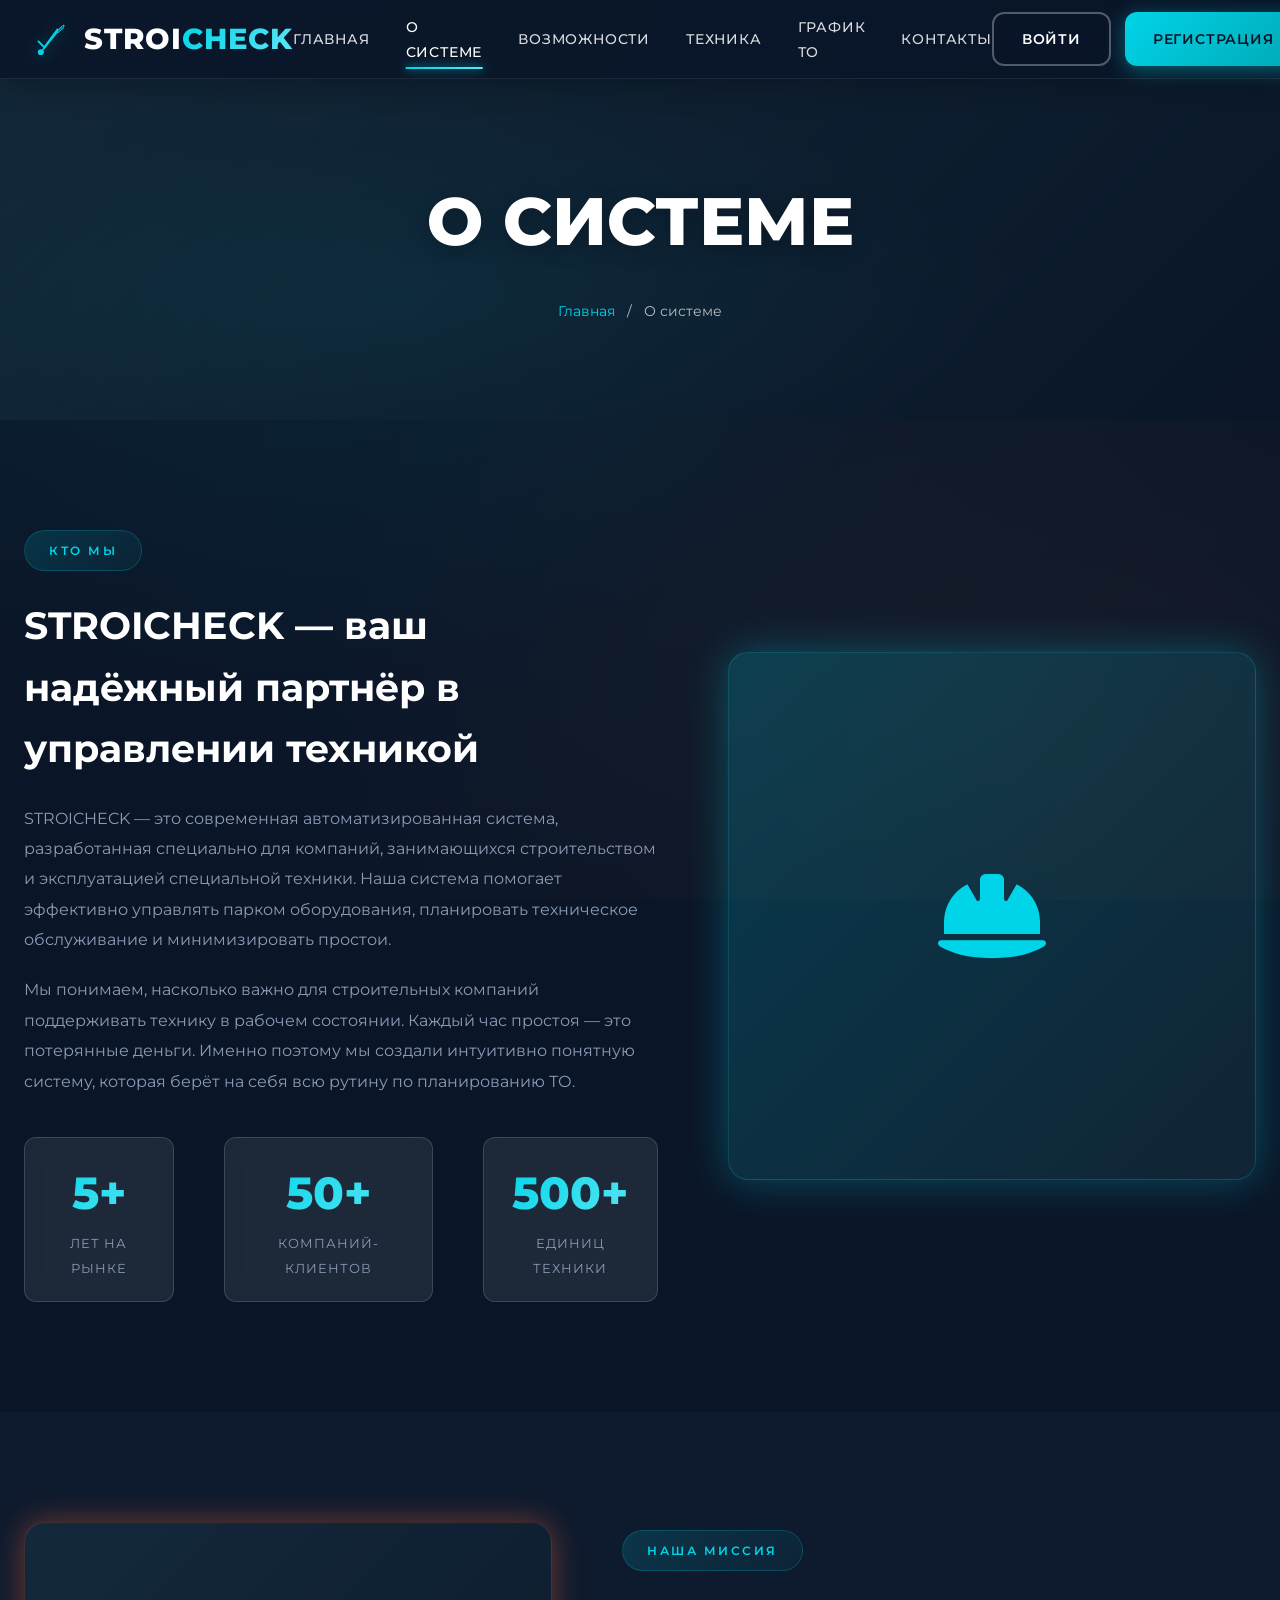
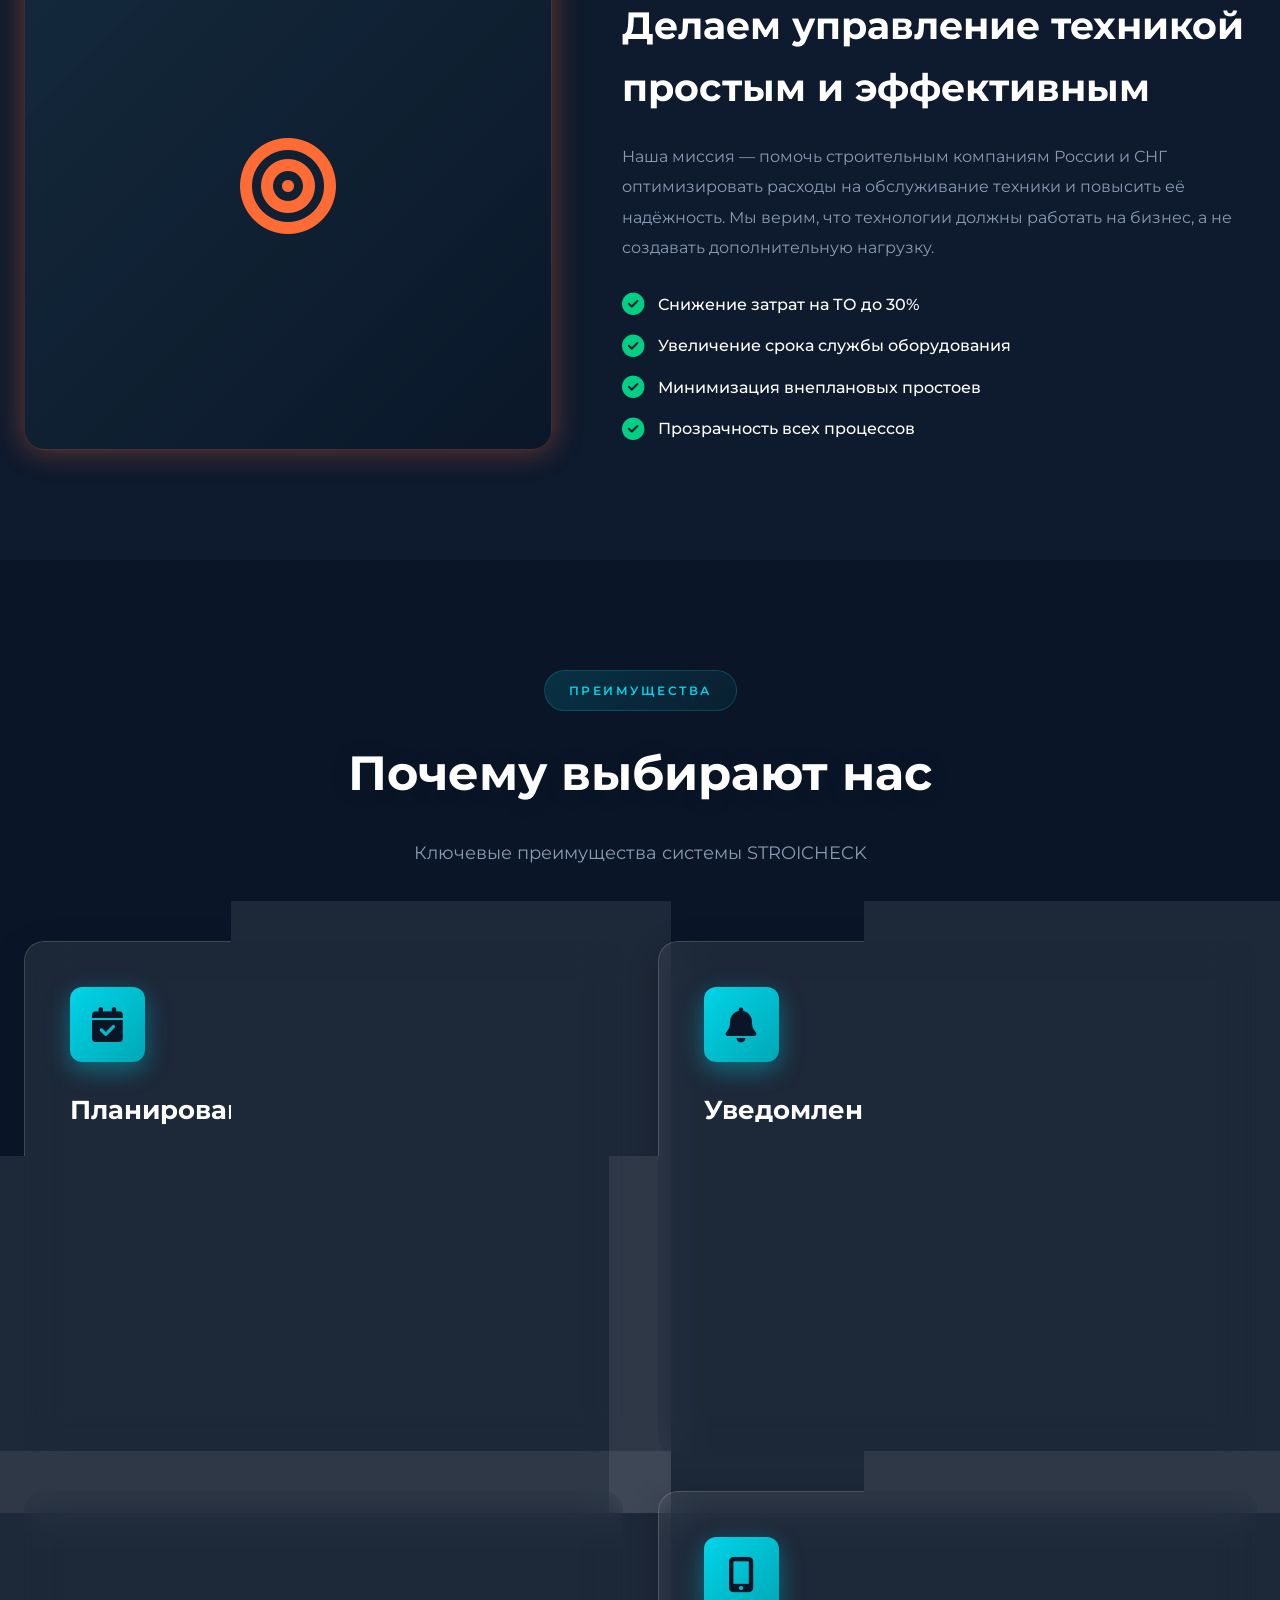
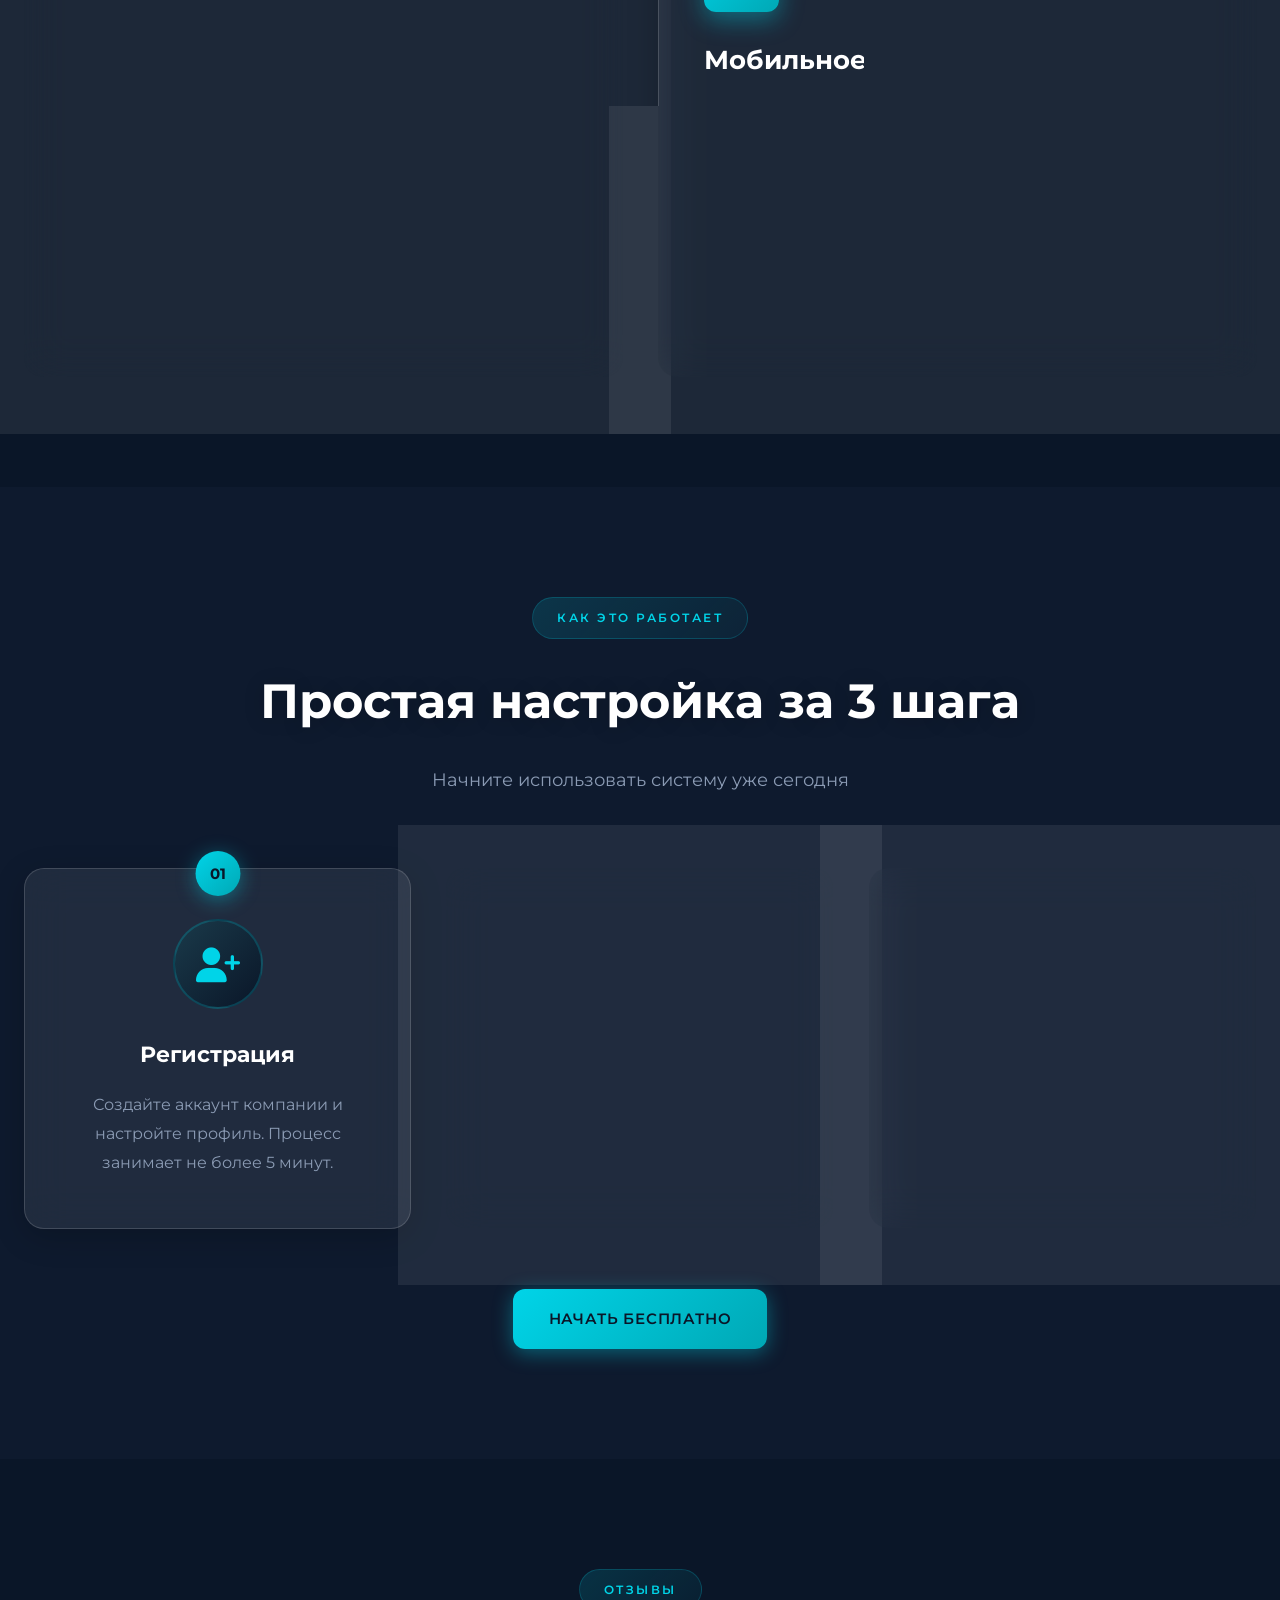
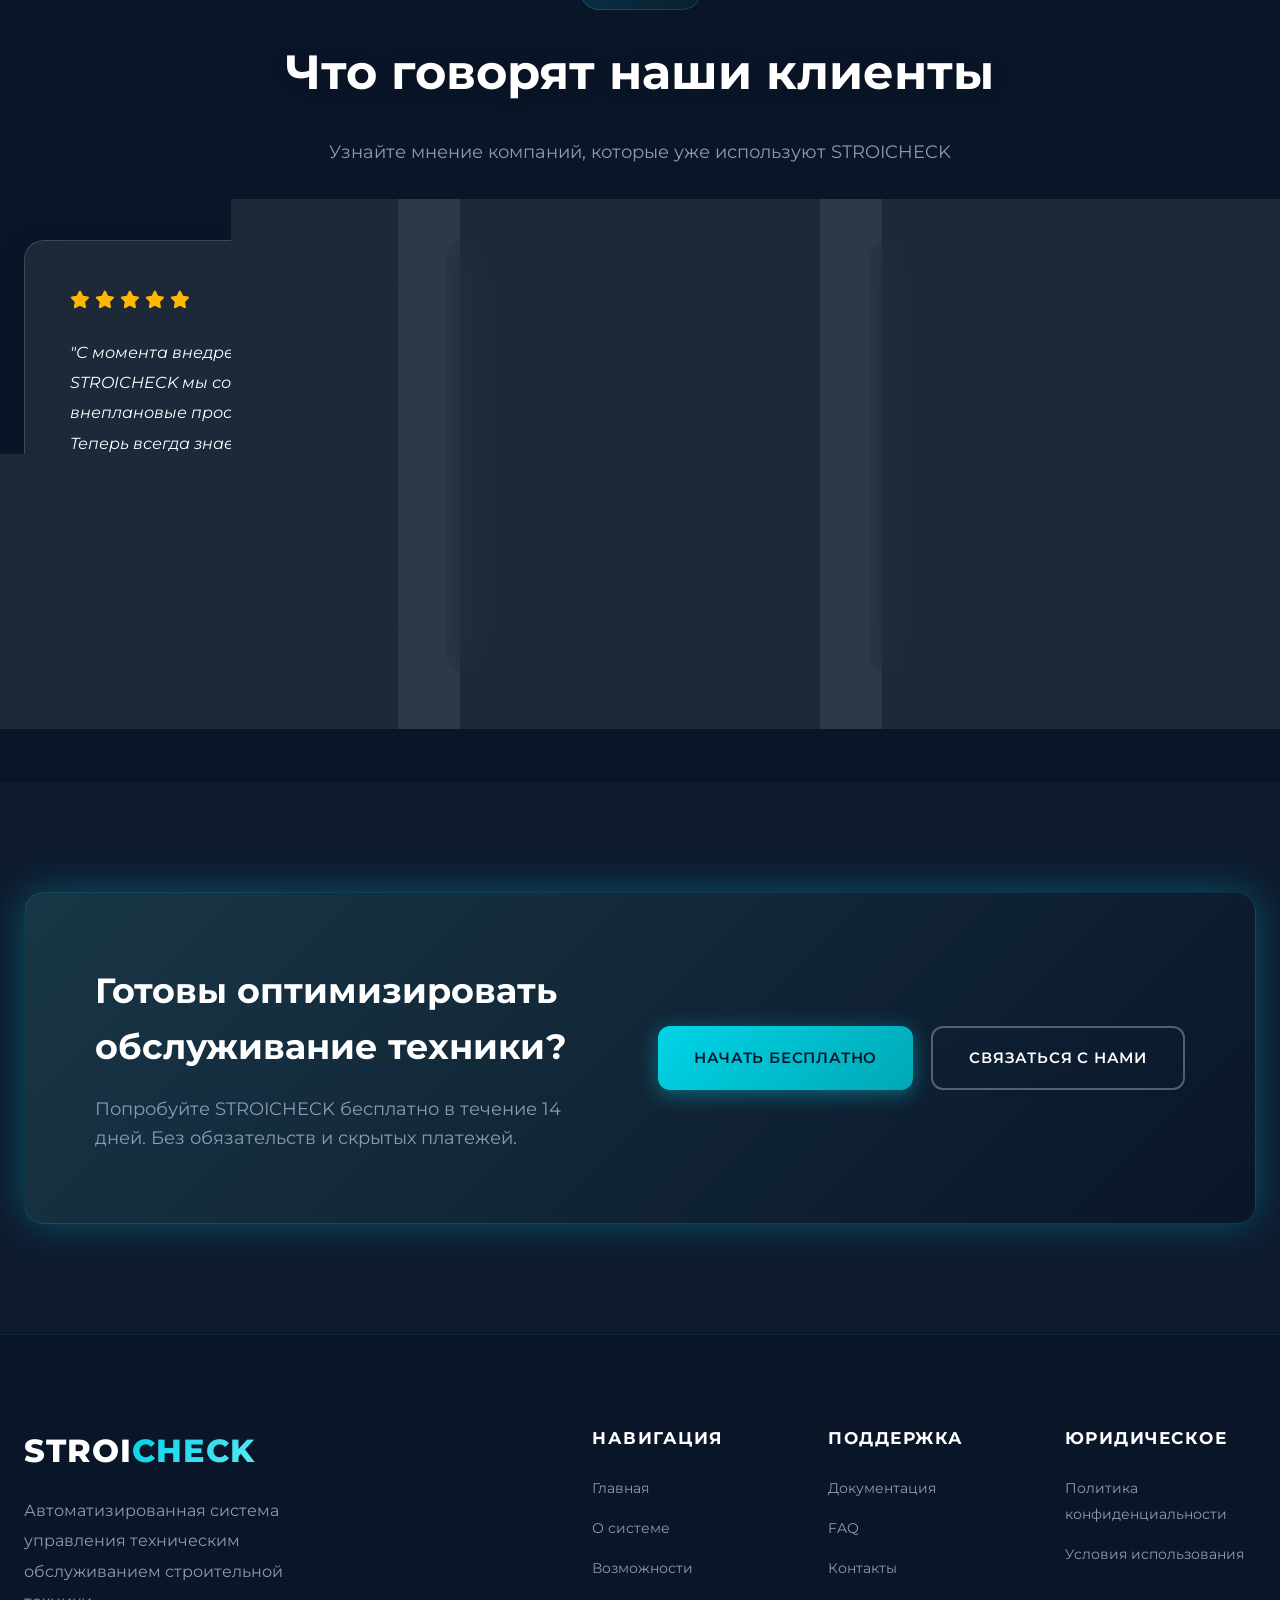
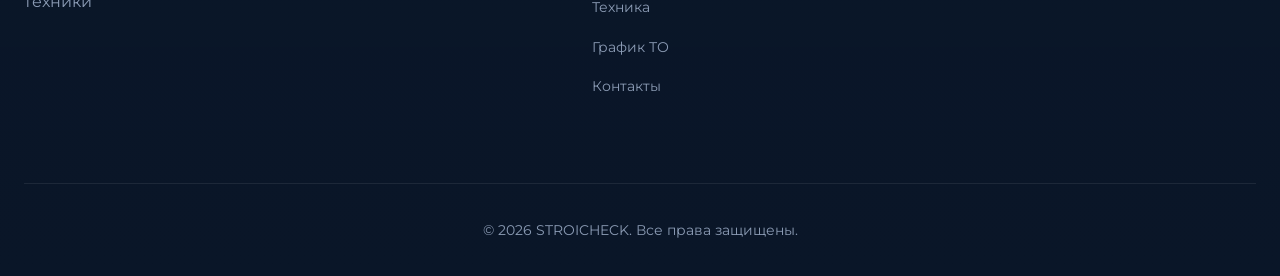
<file: about.html>
<!DOCTYPE html>
<html lang="ru">

<head>
    <meta charset="UTF-8">
    <meta name="viewport" content="width=device-width, initial-scale=1.0">
    <title>О системе - STROICHECK</title>
    <link rel="stylesheet" href="style.css">
    <link href="https://fonts.googleapis.com/css2?family=Montserrat:wght@300;400;500;600;700;800&display=swap"
        rel="stylesheet">
    <link rel="stylesheet" href="https://cdnjs.cloudflare.com/ajax/libs/font-awesome/6.4.0/css/all.min.css">
</head>

<body>
    <!-- Navigation -->
    <nav class="navbar scrolled" id="navbar">
        <div class="container">
            <div class="nav-wrapper">
                <a href="index.html" class="logo">
                    <svg class="logo-icon" viewBox="0 0 200 200" xmlns="http://www.w3.org/2000/svg">
                        <!-- Checkmark -->
                        <g>
                            <!-- Left part of checkmark -->
                            <path d="M 60 110 L 85 135" stroke="currentColor" stroke-width="8" fill="none"
                                stroke-linecap="round" stroke-linejoin="round" />
                            <!-- Right part of checkmark -->
                            <path d="M 85 135 L 140 60" stroke="currentColor" stroke-width="8" fill="none"
                                stroke-linecap="round" stroke-linejoin="round" />
                        </g>
                        <!-- Crane -->
                        <g>
                            <!-- Crane base (pulley) -->
                            <circle cx="70" cy="155" r="12" fill="currentColor" />
                            <rect x="58" y="150" width="24" height="10" rx="5" fill="currentColor" />

                            <!-- Crane arm (boom) -->
                            <line x1="70" y1="155" x2="140" y2="70" stroke="currentColor" stroke-width="6"
                                stroke-linecap="round" />

                            <!-- Crane jib (lattice pattern) -->
                            <g stroke="currentColor" stroke-width="4" fill="none" stroke-linecap="round">
                                <line x1="140" y1="70" x2="160" y2="50" />
                                <line x1="142" y1="74" x2="162" y2="54" />
                                <line x1="138" y1="66" x2="158" y2="46" />
                            </g>

                            <!-- Hook -->
                            <g fill="currentColor">
                                <circle cx="165" cy="45" r="4" />
                                <path d="M 165 49 Q 165 55 162 58 Q 160 60 158 58" fill="none" stroke="currentColor"
                                    stroke-width="3" stroke-linecap="round" />
                            </g>
                        </g>
                    </svg>
                    <span class="logo-text">STROI<span class="logo-accent">CHECK</span></span>
                </a>
                <ul class="nav-menu" id="navMenu">
                    <li><a href="index.html" class="nav-link">Главная</a></li>
                    <li><a href="about.html" class="nav-link active">О системе</a></li>
                    <li><a href="features.html" class="nav-link">Возможности</a></li>
                    <li><a href="equipment.html" class="nav-link">Техника</a></li>
                    <li><a href="schedule.html" class="nav-link">График ТО</a></li>
                    <li><a href="contact.html" class="nav-link">Контакты</a></li>
                </ul>
                <div class="nav-actions">
                    <a href="#" class="btn btn-outline" onclick="showModal(); return false;">Войти</a>
                    <a href="#" class="btn btn-primary" onclick="showModal(); return false;">Регистрация</a>
                </div>
                <button class="mobile-toggle" id="mobileToggle">
                    <span></span>
                    <span></span>
                    <span></span>
                </button>
            </div>
        </div>
    </nav>

    <!-- Page Header -->
    <section class="page-header">
        <div class="page-header-bg"></div>
        <div class="page-header-overlay"></div>
        <div class="page-header-content">
            <div class="container">
                <h1>О системе</h1>
                <nav class="breadcrumbs">
                    <a href="index.html">Главная</a>
                    <span>/</span>
                    <span>О системе</span>
                </nav>
            </div>
        </div>
    </section>

    <!-- About Intro Section -->
    <section class="about-intro section">
        <div class="container">
            <div class="about-intro-grid">
                <div class="about-intro-content">
                    <span class="section-tag">Кто мы</span>
                    <h2>STROICHECK — ваш надёжный партнёр в управлении техникой</h2>
                    <p>STROICHECK — это современная автоматизированная система, разработанная специально для компаний,
                        занимающихся строительством и эксплуатацией специальной техники. Наша система помогает
                        эффективно управлять парком оборудования, планировать техническое обслуживание и минимизировать
                        простои.</p>
                    <p>Мы понимаем, насколько важно для строительных компаний поддерживать технику в рабочем состоянии.
                        Каждый час простоя — это потерянные деньги. Именно поэтому мы создали интуитивно понятную
                        систему, которая берёт на себя всю рутину по планированию ТО.</p>
                    <div class="about-stats-row">
                        <div class="about-stat">
                            <span class="about-stat-number">5+</span>
                            <span class="about-stat-label">лет на рынке</span>
                        </div>
                        <div class="about-stat">
                            <span class="about-stat-number">50+</span>
                            <span class="about-stat-label">компаний-клиентов</span>
                        </div>
                        <div class="about-stat">
                            <span class="about-stat-number">500+</span>
                            <span class="about-stat-label">единиц техники</span>
                        </div>
                    </div>
                </div>
                <div class="about-intro-image">
                    <div class="about-image-placeholder">
                        <i class="fas fa-hard-hat"></i>
                    </div>
                </div>
            </div>
        </div>
    </section>

    <!-- Mission Section -->
    <section class="mission-section section">
        <div class="container">
            <div class="mission-grid">
                <div class="mission-image">
                    <div class="mission-image-placeholder">
                        <i class="fas fa-bullseye"></i>
                    </div>
                </div>
                <div class="mission-content">
                    <span class="section-tag">Наша миссия</span>
                    <h2>Делаем управление техникой простым и эффективным</h2>
                    <p>Наша миссия — помочь строительным компаниям России и СНГ оптимизировать расходы на обслуживание
                        техники и повысить её надёжность. Мы верим, что технологии должны работать на бизнес, а не
                        создавать дополнительную нагрузку.</p>
                    <ul class="mission-list">
                        <li><i class="fas fa-check-circle"></i> Снижение затрат на ТО до 30%</li>
                        <li><i class="fas fa-check-circle"></i> Увеличение срока службы оборудования</li>
                        <li><i class="fas fa-check-circle"></i> Минимизация внеплановых простоев</li>
                        <li><i class="fas fa-check-circle"></i> Прозрачность всех процессов</li>
                    </ul>
                </div>
            </div>
        </div>
    </section>

    <!-- Features Detail Section -->
    <section class="about-features section">
        <div class="container">
            <div class="section-header">
                <span class="section-tag">Преимущества</span>
                <h2 class="section-title">Почему выбирают нас</h2>
                <p class="section-subtitle">
                    Ключевые преимущества системы STROICHECK
                </p>
            </div>
            <div class="about-features-grid">
                <div class="about-feature-card">
                    <div class="about-feature-icon">
                        <i class="fas fa-calendar-check"></i>
                    </div>
                    <h3>Планирование ТО</h3>
                    <p>Автоматическое создание графиков технического обслуживания с учётом наработки, производственных
                        норм и рекомендаций производителя. Система сама рассчитывает оптимальные даты для проведения
                        работ.</p>
                    <h4>Возможности:</h4>
                    <ul class="feature-sublist">
                        <li>Учёт моточасов и пробега</li>
                        <li>Интеграция с GPS-трекерами</li>
                        <li>Настраиваемые интервалы ТО</li>
                    </ul>
                </div>
                <div class="about-feature-card">
                    <div class="about-feature-icon">
                        <i class="fas fa-bell"></i>
                    </div>
                    <h3>Уведомления</h3>
                    <p>Своевременные напоминания о предстоящих работах через SMS, email и push-уведомления в мобильном
                        приложении. Никаких пропущенных ТО и внезапных поломок.</p>
                    <h4>Возможности:</h4>
                    <ul class="feature-sublist">
                        <li>Напоминания за 7, 3 и 1 день</li>
                        <li>Уведомления ответственным лицам</li>
                        <li>Настраиваемые шаблоны сообщений</li>
                    </ul>
                </div>
                <div class="about-feature-card">
                    <div class="about-feature-icon">
                        <i class="fas fa-chart-line"></i>
                    </div>
                    <h3>Аналитика</h3>
                    <p>Подробная статистика по расходам на обслуживание, простоям техники и эффективности использования
                        оборудования. Принимайте решения на основе данных.</p>
                    <h4>Возможности:</h4>
                    <ul class="feature-sublist">
                        <li>Отчёты по затратам</li>
                        <li>Анализ простоев</li>
                        <li>Сравнение периодов</li>
                    </ul>
                </div>
                <div class="about-feature-card">
                    <div class="about-feature-icon">
                        <i class="fas fa-mobile-alt"></i>
                    </div>
                    <h3>Мобильное приложение</h3>
                    <p>Управляйте парком техники из любой точки через удобное мобильное приложение для iOS и Android.
                        Доступ к информации 24/7.</p>
                    <h4>Возможности:</h4>
                    <ul class="feature-sublist">
                        <li>Просмотр графика ТО</li>
                        <li>Создание заявок на ремонт</li>
                        <li>Фотоотчёты с объекта</li>
                    </ul>
                </div>
            </div>
        </div>
    </section>

    <!-- How It Works Section -->
    <section class="how-it-works section">
        <div class="container">
            <div class="section-header">
                <span class="section-tag">Как это работает</span>
                <h2 class="section-title">Простая настройка за 3 шага</h2>
                <p class="section-subtitle">
                    Начните использовать систему уже сегодня
                </p>
            </div>
            <div class="steps-grid">
                <div class="step-card">
                    <div class="step-number">01</div>
                    <div class="step-icon">
                        <i class="fas fa-user-plus"></i>
                    </div>
                    <h3>Регистрация</h3>
                    <p>Создайте аккаунт компании и настройте профиль. Процесс занимает не более 5 минут.</p>
                </div>
                <div class="step-card">
                    <div class="step-number">02</div>
                    <div class="step-icon">
                        <i class="fas fa-truck"></i>
                    </div>
                    <h3>Добавление техники</h3>
                    <p>Занесите данные о вашем парке оборудования в систему вручную или импортируйте из Excel.</p>
                </div>
                <div class="step-card">
                    <div class="step-number">03</div>
                    <div class="step-icon">
                        <i class="fas fa-calendar-alt"></i>
                    </div>
                    <h3>Готовый график ТО</h3>
                    <p>Система автоматически создаст график обслуживания и начнёт присылать уведомления.</p>
                </div>
            </div>
            <div class="section-cta">
                <a href="#" class="btn btn-primary btn-lg" onclick="showModal(); return false;">Начать бесплатно</a>
            </div>
        </div>
    </section>

    <!-- Testimonials Section -->
    <section class="testimonials section">
        <div class="container">
            <div class="section-header">
                <span class="section-tag">Отзывы</span>
                <h2 class="section-title">Что говорят наши клиенты</h2>
                <p class="section-subtitle">
                    Узнайте мнение компаний, которые уже используют STROICHECK
                </p>
            </div>
            <div class="testimonials-grid">
                <div class="testimonial-card">
                    <div class="testimonial-rating">
                        <i class="fas fa-star"></i>
                        <i class="fas fa-star"></i>
                        <i class="fas fa-star"></i>
                        <i class="fas fa-star"></i>
                        <i class="fas fa-star"></i>
                    </div>
                    <p class="testimonial-text">"С момента внедрения STROICHECK мы сократили внеплановые простои на 40%.
                        Теперь всегда знаем, когда какой агрегат требует обслуживания."</p>
                    <div class="testimonial-author">
                        <div class="author-avatar">
                            <i class="fas fa-user"></i>
                        </div>
                        <div class="author-info">
                            <h4>Александр Петров</h4>
                            <span>Технический директор, ООО "СтройМастер"</span>
                        </div>
                    </div>
                </div>
                <div class="testimonial-card">
                    <div class="testimonial-rating">
                        <i class="fas fa-star"></i>
                        <i class="fas fa-star"></i>
                        <i class="fas fa-star"></i>
                        <i class="fas fa-star"></i>
                        <i class="fas fa-star"></i>
                    </div>
                    <p class="testimonial-text">"Отличная система! Простой интерфейс, понятная навигация. Мобильное
                        приложение позволяет мне контролировать парк даже в командировках."</p>
                    <div class="testimonial-author">
                        <div class="author-avatar">
                            <i class="fas fa-user"></i>
                        </div>
                        <div class="author-info">
                            <h4>Ирина Смирнова</h4>
                            <span>Руководитель отдела логистики, ГК "ПромСтрой"</span>
                        </div>
                    </div>
                </div>
                <div class="testimonial-card">
                    <div class="testimonial-rating">
                        <i class="fas fa-star"></i>
                        <i class="fas fa-star"></i>
                        <i class="fas fa-star"></i>
                        <i class="fas fa-star"></i>
                        <i class="fas fa-star-half-alt"></i>
                    </div>
                    <p class="testimonial-text">"Экономия на обслуживании составила около 25% за первый год
                        использования. Система помогает планировать закупку запчастей и оптимизировать бюджет."</p>
                    <div class="testimonial-author">
                        <div class="author-avatar">
                            <i class="fas fa-user"></i>
                        </div>
                        <div class="author-info">
                            <h4>Дмитрий Волков</h4>
                            <span>Главный инженер, АО "ДорСтрой"</span>
                        </div>
                    </div>
                </div>
            </div>
        </div>
    </section>

    <!-- CTA Section -->
    <section class="cta-section section">
        <div class="container">
            <div class="cta-box">
                <div class="cta-content">
                    <h2>Готовы оптимизировать обслуживание техники?</h2>
                    <p>Попробуйте STROICHECK бесплатно в течение 14 дней. Без обязательств и скрытых платежей.</p>
                </div>
                <div class="cta-buttons">
                    <a href="#" class="btn btn-primary btn-lg" onclick="showModal(); return false;">Начать бесплатно</a>
                    <a href="contact.html" class="btn btn-outline btn-lg">Связаться с нами</a>
                </div>
            </div>
        </div>
    </section>

    <!-- Footer -->
    <footer class="footer">
        <div class="container">
            <div class="footer-wrapper">
                <div class="footer-brand">
                    <span class="footer-logo-text">STROI<span class="logo-accent">CHECK</span></span>
                    <p>Автоматизированная система управления техническим обслуживанием строительной техники</p>
                </div>
                <div class="footer-links">
                    <div class="footer-column">
                        <h4>Навигация</h4>
                        <ul>
                            <li><a href="index.html">Главная</a></li>
                            <li><a href="about.html">О системе</a></li>
                            <li><a href="features.html">Возможности</a></li>
                            <li><a href="equipment.html">Техника</a></li>
                            <li><a href="schedule.html">График ТО</a></li>
                            <li><a href="contact.html">Контакты</a></li>
                        </ul>
                    </div>
                    <div class="footer-column">
                        <h4>Поддержка</h4>
                        <ul>
                            <li><a href="#" onclick="showModal(); return false;">Документация</a></li>
                            <li><a href="#" onclick="showModal(); return false;">FAQ</a></li>
                            <li><a href="contact.html">Контакты</a></li>
                        </ul>
                    </div>
                    <div class="footer-column">
                        <h4>Юридическое</h4>
                        <ul>
                            <li><a href="#" onclick="showModal(); return false;">Политика конфиденциальности</a></li>
                            <li><a href="#" onclick="showModal(); return false;">Условия использования</a></li>
                        </ul>
                    </div>
                </div>
            </div>
            <div class="footer-bottom">
                <p>&copy; 2026 STROICHECK. Все права защищены.</p>
            </div>
        </div>
    </footer>

    <!-- Modal -->
    <div class="modal" id="modal">
        <div class="modal-content">
            <button class="modal-close" id="modalClose" onclick="hideModal()"><i class="fas fa-times"></i></button>
            <div class="modal-body">
                <h3>Скоро!</h3>
                <p>Эта функция находится в разработке. Следите за обновлениями потому что делал всё это только одиин
                    бедный студент!</p>
            </div>
        </div>
    </div>

    <script src="main.js"></script>
</body>

</html>
</file>
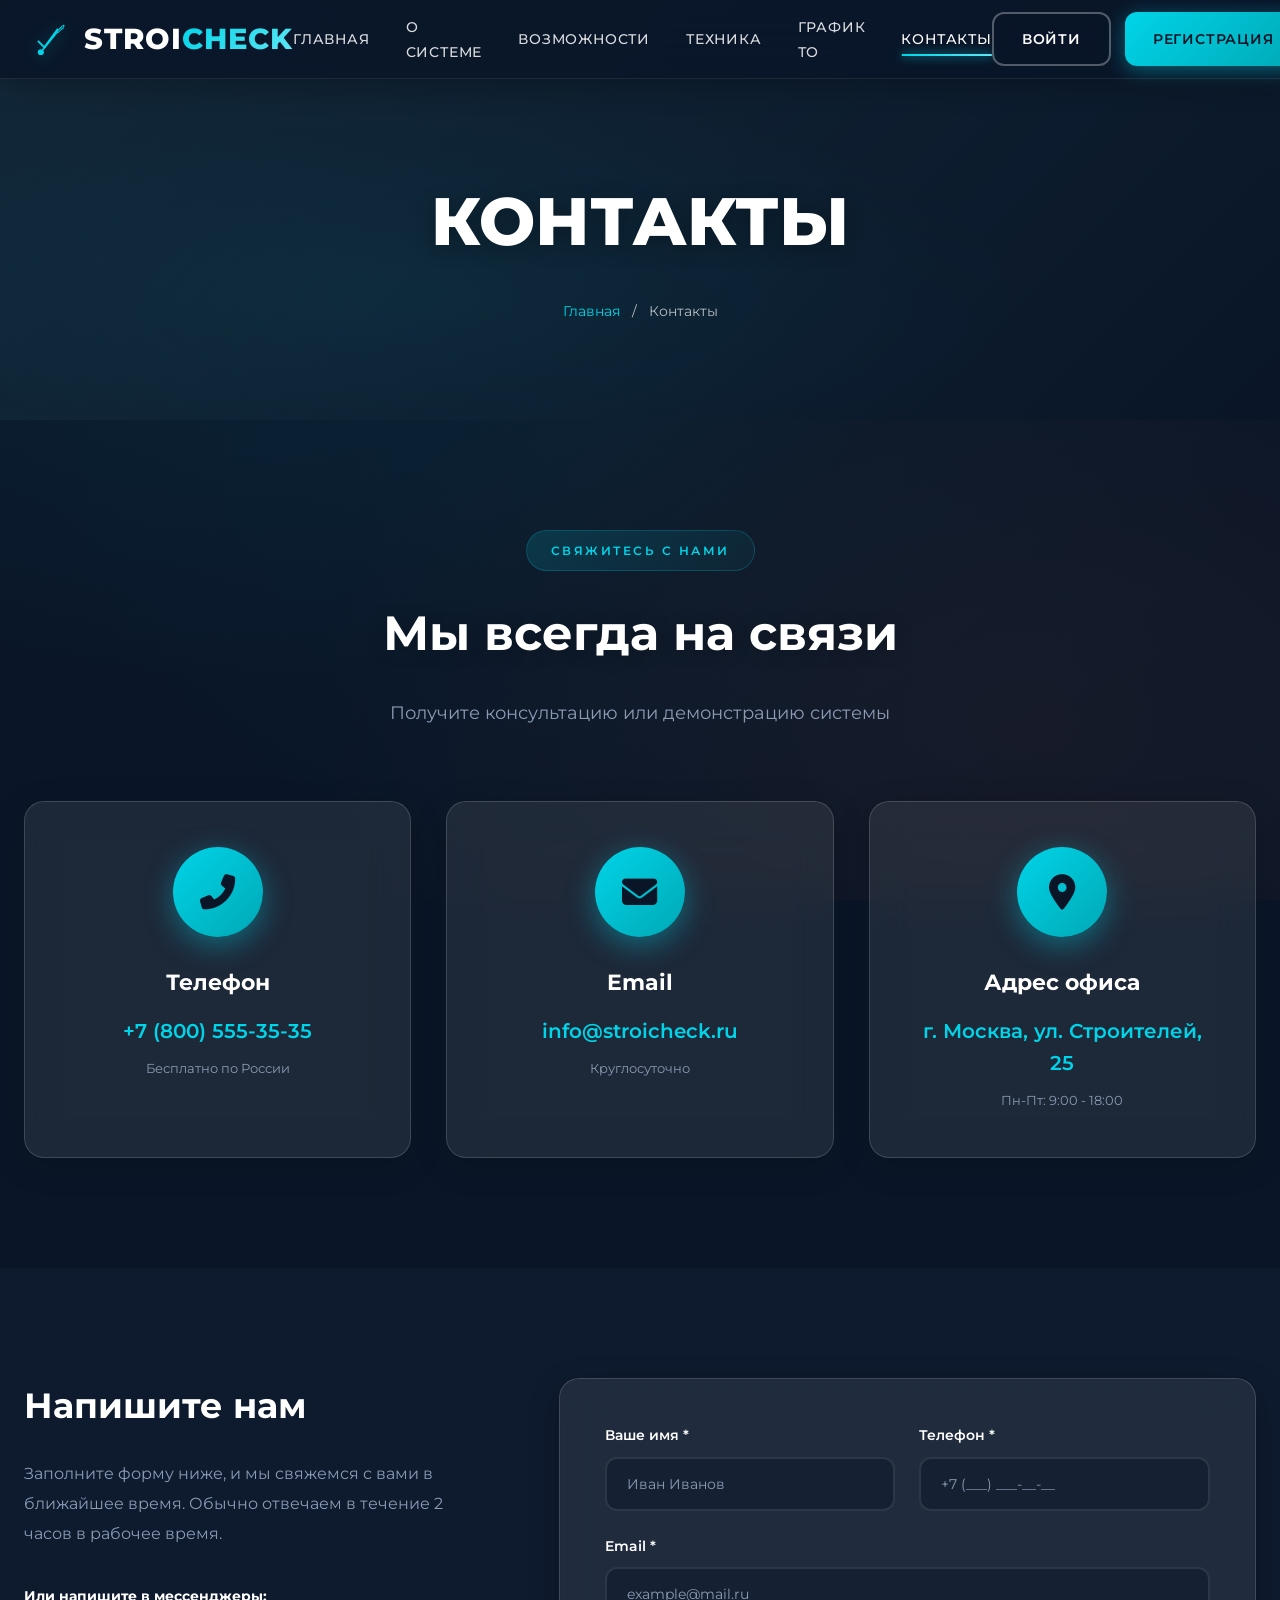
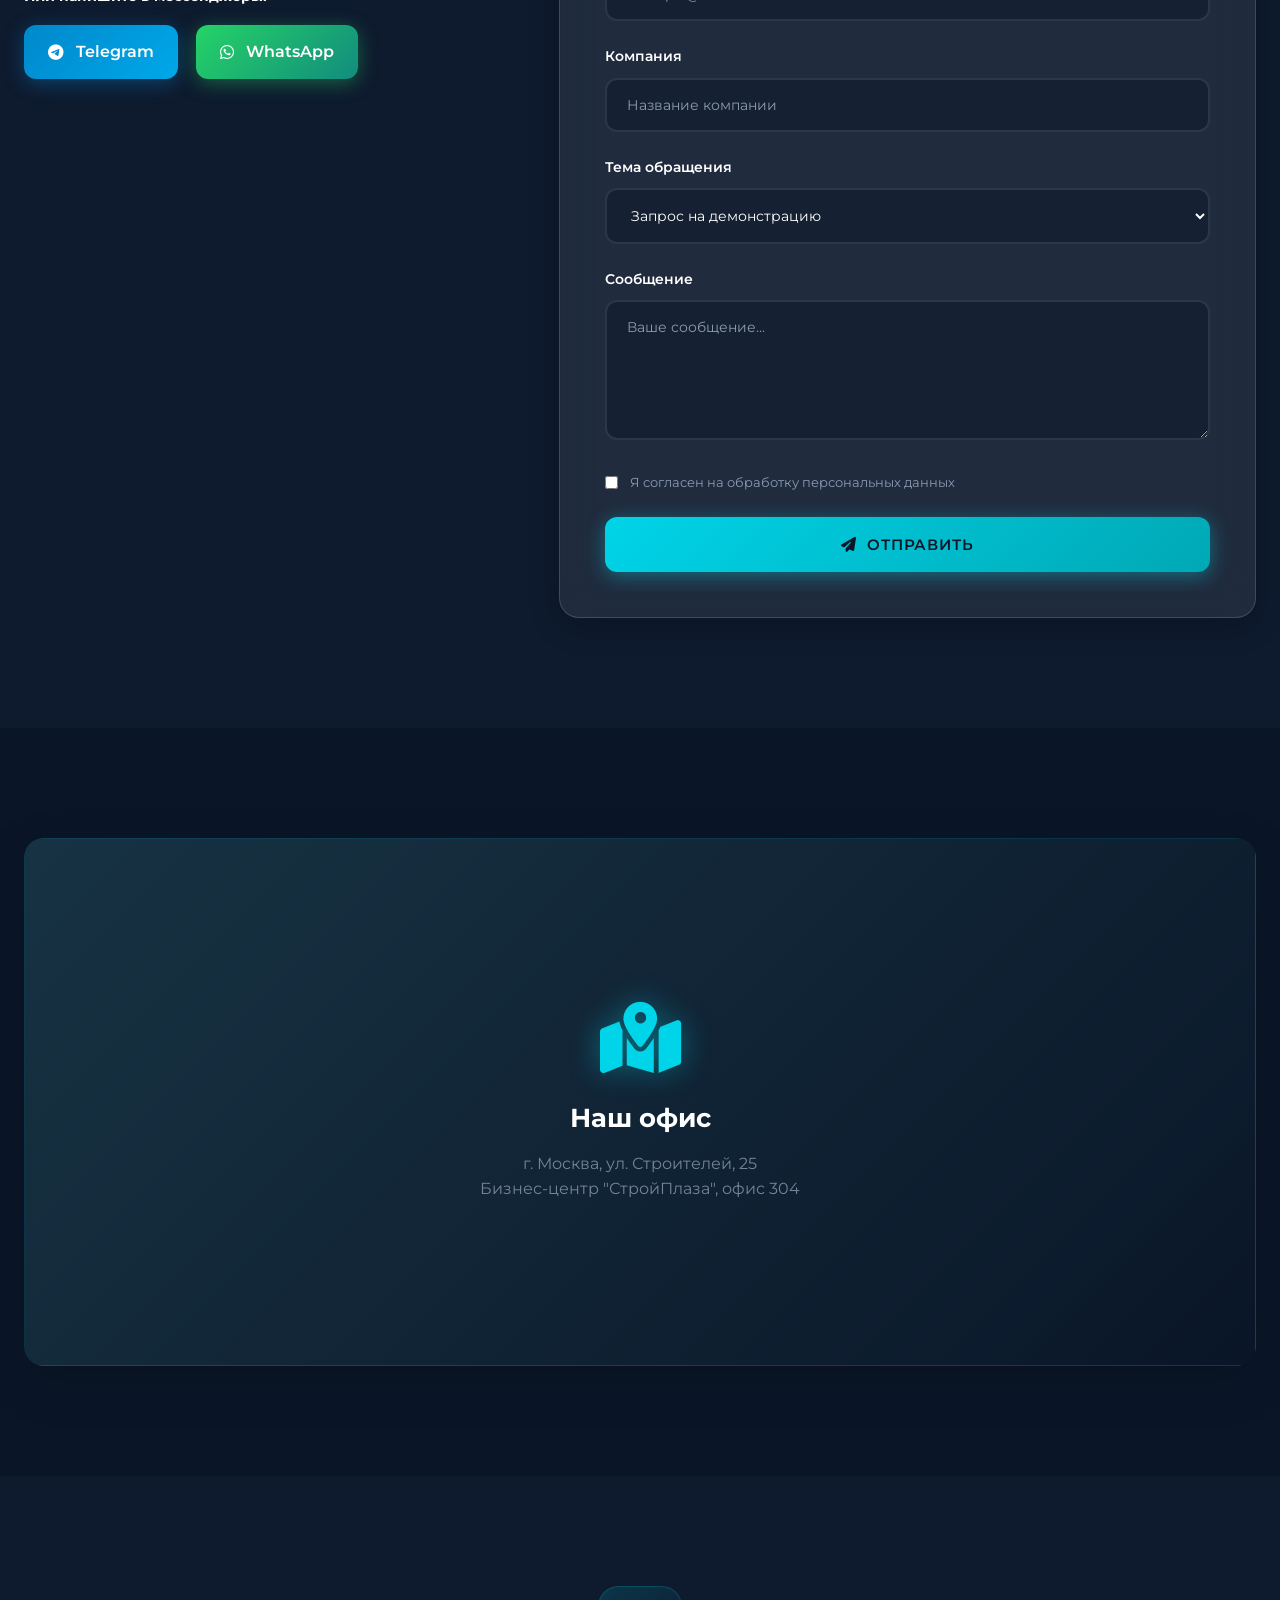
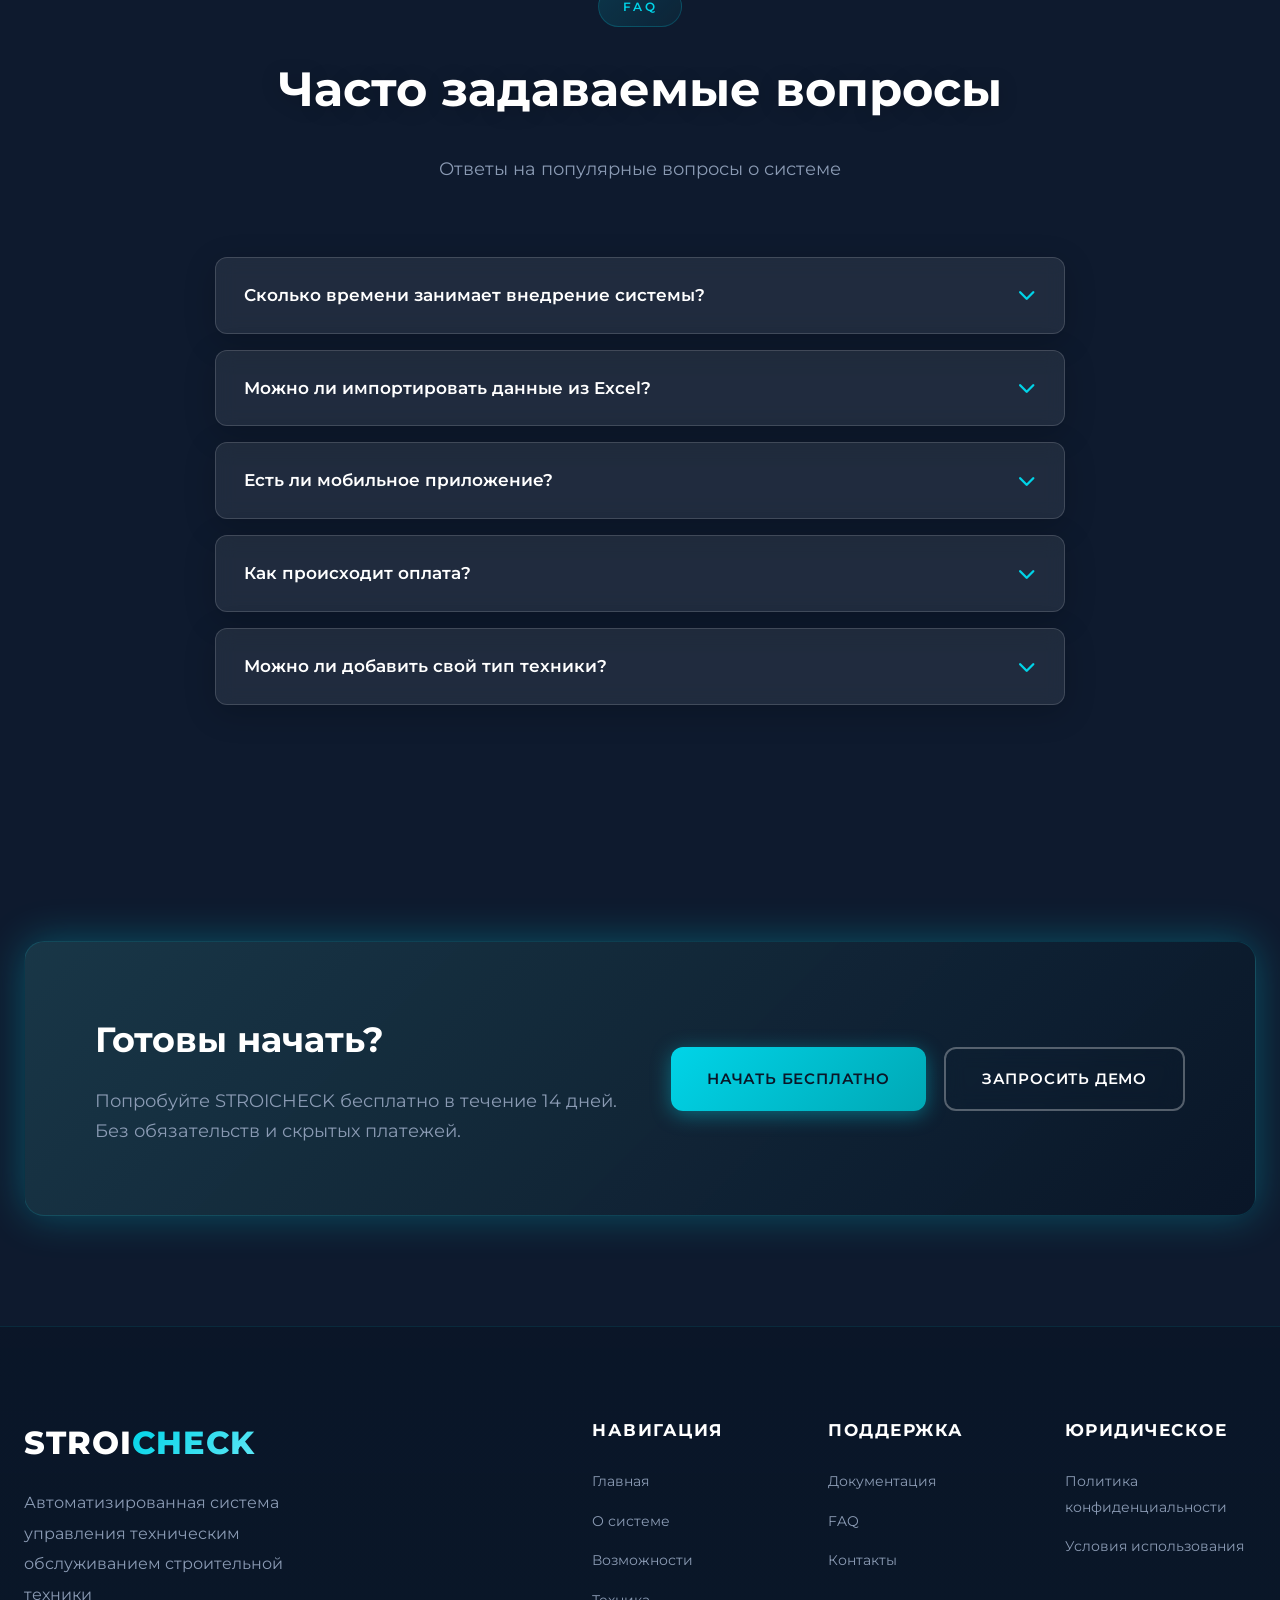
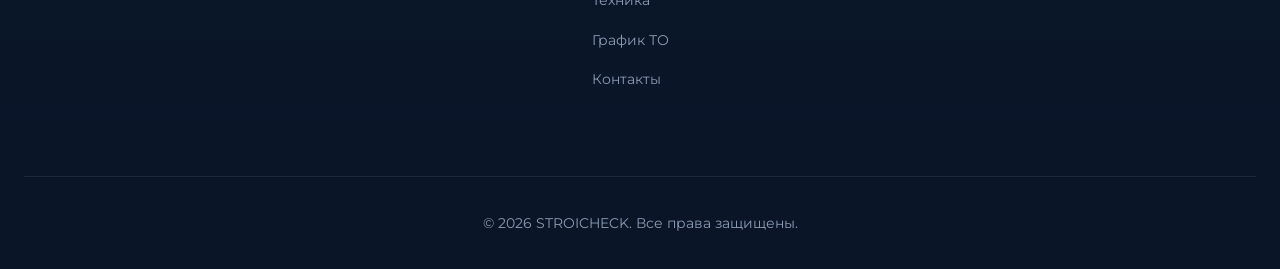
<file: contact.html>
<!DOCTYPE html>
<html lang="ru">

<head>
    <meta charset="UTF-8">
    <meta name="viewport" content="width=device-width, initial-scale=1.0">
    <title>Контакты - STROICHECK</title>
    <link rel="stylesheet" href="style.css">
    <link href="https://fonts.googleapis.com/css2?family=Montserrat:wght@300;400;500;600;700;800&display=swap"
        rel="stylesheet">
    <link rel="stylesheet" href="https://cdnjs.cloudflare.com/ajax/libs/font-awesome/6.4.0/css/all.min.css">
</head>

<body>
    <!-- Navigation -->
    <nav class="navbar scrolled" id="navbar">
        <div class="container">
            <div class="nav-wrapper">
                <a href="index.html" class="logo">
                    <svg class="logo-icon" viewBox="0 0 200 200" xmlns="http://www.w3.org/2000/svg">
                        <!-- Checkmark -->
                        <g>
                            <!-- Left part of checkmark -->
                            <path d="M 60 110 L 85 135" stroke="currentColor" stroke-width="8" fill="none"
                                stroke-linecap="round" stroke-linejoin="round" />
                            <!-- Right part of checkmark -->
                            <path d="M 85 135 L 140 60" stroke="currentColor" stroke-width="8" fill="none"
                                stroke-linecap="round" stroke-linejoin="round" />
                        </g>
                        <!-- Crane -->
                        <g>
                            <!-- Crane base (pulley) -->
                            <circle cx="70" cy="155" r="12" fill="currentColor" />
                            <rect x="58" y="150" width="24" height="10" rx="5" fill="currentColor" />

                            <!-- Crane arm (boom) -->
                            <line x1="70" y1="155" x2="140" y2="70" stroke="currentColor" stroke-width="6"
                                stroke-linecap="round" />

                            <!-- Crane jib (lattice pattern) -->
                            <g stroke="currentColor" stroke-width="4" fill="none" stroke-linecap="round">
                                <line x1="140" y1="70" x2="160" y2="50" />
                                <line x1="142" y1="74" x2="162" y2="54" />
                                <line x1="138" y1="66" x2="158" y2="46" />
                            </g>

                            <!-- Hook -->
                            <g fill="currentColor">
                                <circle cx="165" cy="45" r="4" />
                                <path d="M 165 49 Q 165 55 162 58 Q 160 60 158 58" fill="none" stroke="currentColor"
                                    stroke-width="3" stroke-linecap="round" />
                            </g>
                        </g>
                    </svg>
                    <span class="logo-text">STROI<span class="logo-accent">CHECK</span></span>
                </a>
                <ul class="nav-menu" id="navMenu">
                    <li><a href="index.html" class="nav-link">Главная</a></li>
                    <li><a href="about.html" class="nav-link">О системе</a></li>
                    <li><a href="features.html" class="nav-link">Возможности</a></li>
                    <li><a href="equipment.html" class="nav-link">Техника</a></li>
                    <li><a href="schedule.html" class="nav-link">График ТО</a></li>
                    <li><a href="contact.html" class="nav-link active">Контакты</a></li>
                </ul>
                <div class="nav-actions">
                    <a href="#" class="btn btn-outline" onclick="showModal(); return false;">Войти</a>
                    <a href="#" class="btn btn-primary" onclick="showModal(); return false;">Регистрация</a>
                </div>
                <button class="mobile-toggle" id="mobileToggle">
                    <span></span>
                    <span></span>
                    <span></span>
                </button>
            </div>
        </div>
    </nav>

    <!-- Page Header -->
    <section class="page-header">
        <div class="page-header-bg"></div>
        <div class="page-header-overlay"></div>
        <div class="page-header-content">
            <div class="container">
                <h1>Контакты</h1>
                <nav class="breadcrumbs">
                    <a href="index.html">Главная</a>
                    <span>/</span>
                    <span>Контакты</span>
                </nav>
            </div>
        </div>
    </section>

    <!-- Contact Info Section -->
    <section class="contact-info-section section">
        <div class="container">
            <div class="section-header">
                <span class="section-tag">Свяжитесь с нами</span>
                <h2 class="section-title">Мы всегда на связи</h2>
                <p class="section-subtitle">
                    Получите консультацию или демонстрацию системы
                </p>
            </div>
            <div class="contact-cards">
                <div class="contact-card">
                    <div class="contact-card-icon">
                        <i class="fas fa-phone-alt"></i>
                    </div>
                    <h3>Телефон</h3>
                    <p>+7 (800) 555-35-35</p>
                    <span class="contact-note">Бесплатно по России</span>
                </div>
                <div class="contact-card">
                    <div class="contact-card-icon">
                        <i class="fas fa-envelope"></i>
                    </div>
                    <h3>Email</h3>
                    <p>info@stroicheck.ru</p>
                    <span class="contact-note">Круглосуточно</span>
                </div>
                <div class="contact-card">
                    <div class="contact-card-icon">
                        <i class="fas fa-map-marker-alt"></i>
                    </div>
                    <h3>Адрес офиса</h3>
                    <p>г. Москва, ул. Строителей, 25</p>
                    <span class="contact-note">Пн-Пт: 9:00 - 18:00</span>
                </div>
            </div>
        </div>
    </section>

    <!-- Contact Form Section -->
    <section class="contact-form-section section">
        <div class="container">
            <div class="contact-form-wrapper">
                <div class="contact-form-info">
                    <h2>Напишите нам</h2>
                    <p>Заполните форму ниже, и мы свяжемся с вами в ближайшее время. Обычно отвечаем в течение 2 часов в
                        рабочее время.</p>
                    <div class="contact-social">
                        <h4>Или напишите в мессенджеры:</h4>
                        <div class="social-links">
                            <a href="#" class="social-link telegram" onclick="showModal(); return false;">
                                <i class="fab fa-telegram"></i>
                                <span>Telegram</span>
                            </a>
                            <a href="#" class="social-link whatsapp" onclick="showModal(); return false;">
                                <i class="fab fa-whatsapp"></i>
                                <span>WhatsApp</span>
                            </a>
                        </div>
                    </div>
                </div>
                <form class="contact-form" id="contactForm">
                    <div class="form-row">
                        <div class="form-group">
                            <label for="name">Ваше имя *</label>
                            <input type="text" id="name" name="name" placeholder="Иван Иванов" required>
                        </div>
                        <div class="form-group">
                            <label for="phone">Телефон *</label>
                            <input type="tel" id="phone" name="phone" placeholder="+7 (___) ___-__-__" required>
                        </div>
                    </div>
                    <div class="form-group">
                        <label for="email">Email *</label>
                        <input type="email" id="email" name="email" placeholder="example@mail.ru" required>
                    </div>
                    <div class="form-group">
                        <label for="company">Компания</label>
                        <input type="text" id="company" name="company" placeholder="Название компании">
                    </div>
                    <div class="form-group">
                        <label for="subject">Тема обращения</label>
                        <select id="subject" name="subject">
                            <option value="demo">Запрос на демонстрацию</option>
                            <option value="consult">Консультация</option>
                            <option value="price">Узнать стоимость</option>
                            <option value="support">Техническая поддержка</option>
                            <option value="other">Другое</option>
                        </select>
                    </div>
                    <div class="form-group">
                        <label for="message">Сообщение</label>
                        <textarea id="message" name="message" rows="4" placeholder="Ваше сообщение..."></textarea>
                    </div>
                    <div class="form-group checkbox">
                        <input type="checkbox" id="agree" name="agree" required>
                        <label for="agree">Я согласен на обработку персональных данных</label>
                    </div>
                    <button type="submit" class="btn btn-primary btn-lg btn-block">
                        <i class="fas fa-paper-plane"></i> Отправить
                    </button>
                </form>
            </div>
        </div>
    </section>

    <!-- Map Section -->
    <section class="map-section section">
        <div class="container">
            <div class="map-wrapper">
                <div class="map-placeholder">
                    <i class="fas fa-map-marked-alt"></i>
                    <h3>Наш офис</h3>
                    <p>г. Москва, ул. Строителей, 25</p>
                    <p>Бизнес-центр "СтройПлаза", офис 304</p>
                </div>
            </div>
        </div>
    </section>

    <!-- FAQ Section -->
    <section class="faq-section section">
        <div class="container">
            <div class="section-header">
                <span class="section-tag">FAQ</span>
                <h2 class="section-title">Часто задаваемые вопросы</h2>
                <p class="section-subtitle">
                    Ответы на популярные вопросы о системе
                </p>
            </div>
            <div class="faq-list">
                <div class="faq-item">
                    <div class="faq-question">
                        <h4>Сколько времени занимает внедрение системы?</h4>
                        <i class="fas fa-chevron-down"></i>
                    </div>
                    <div class="faq-answer">
                        <p>Стандартное внедрение занимает от 1 до 3 дней в зависимости от количества техники. Мы
                            помогаем с импортом данных и настройкой системы под ваши потребности.</p>
                    </div>
                </div>
                <div class="faq-item">
                    <div class="faq-question">
                        <h4>Можно ли импортировать данные из Excel?</h4>
                        <i class="fas fa-chevron-down"></i>
                    </div>
                    <div class="faq-answer">
                        <p>Да, система поддерживает импорт данных о технике из Excel-файлов. Мы предоставляем шаблон для
                            заполнения и помогаем с переносом данных.</p>
                    </div>
                </div>
                <div class="faq-item">
                    <div class="faq-question">
                        <h4>Есть ли мобильное приложение?</h4>
                        <i class="fas fa-chevron-down"></i>
                    </div>
                    <div class="faq-answer">
                        <p>Да, у нас есть мобильные приложения для iOS и Android. Они позволяют просматривать график ТО,
                            создавать заявки на ремонт и получать уведомления.</p>
                    </div>
                </div>
                <div class="faq-item">
                    <div class="faq-question">
                        <h4>Как происходит оплата?</h4>
                        <i class="fas fa-chevron-down"></i>
                    </div>
                    <div class="faq-answer">
                        <p>Оплата производится ежемесячно по безналичному расчёту. Для юридических лиц предоставляем все
                            необходимые документы. Также доступен тестовый период 14 дней.</p>
                    </div>
                </div>
                <div class="faq-item">
                    <div class="faq-question">
                        <h4>Можно ли добавить свой тип техники?</h4>
                        <i class="fas fa-chevron-down"></i>
                    </div>
                    <div class="faq-answer">
                        <p>Да, система поддерживает создание пользовательских типов оборудования с индивидуальными
                            параметрами и интервалами обслуживания.</p>
                    </div>
                </div>
            </div>
        </div>
    </section>

    <!-- CTA Section -->
    <section class="cta-section section">
        <div class="container">
            <div class="cta-box">
                <div class="cta-content">
                    <h2>Готовы начать?</h2>
                    <p>Попробуйте STROICHECK бесплатно в течение 14 дней. Без обязательств и скрытых платежей.</p>
                </div>
                <div class="cta-buttons">
                    <a href="#" class="btn btn-primary btn-lg" onclick="showModal(); return false;">Начать бесплатно</a>
                    <a href="#" class="btn btn-outline btn-lg" onclick="showModal(); return false;">Запросить демо</a>
                </div>
            </div>
        </div>
    </section>

    <!-- Footer -->
    <footer class="footer">
        <div class="container">
            <div class="footer-wrapper">
                <div class="footer-brand">
                    <span class="footer-logo-text">STROI<span class="logo-accent">CHECK</span></span>
                    <p>Автоматизированная система управления техническим обслуживанием строительной техники</p>
                </div>
                <div class="footer-links">
                    <div class="footer-column">
                        <h4>Навигация</h4>
                        <ul>
                            <li><a href="index.html">Главная</a></li>
                            <li><a href="about.html">О системе</a></li>
                            <li><a href="features.html">Возможности</a></li>
                            <li><a href="equipment.html">Техника</a></li>
                            <li><a href="schedule.html">График ТО</a></li>
                            <li><a href="contact.html">Контакты</a></li>
                        </ul>
                    </div>
                    <div class="footer-column">
                        <h4>Поддержка</h4>
                        <ul>
                            <li><a href="#" onclick="showModal(); return false;">Документация</a></li>
                            <li><a href="#" onclick="showModal(); return false;">FAQ</a></li>
                            <li><a href="contact.html">Контакты</a></li>
                        </ul>
                    </div>
                    <div class="footer-column">
                        <h4>Юридическое</h4>
                        <ul>
                            <li><a href="#" onclick="showModal(); return false;">Политика конфиденциальности</a></li>
                            <li><a href="#" onclick="showModal(); return false;">Условия использования</a></li>
                        </ul>
                    </div>
                </div>
            </div>
            <div class="footer-bottom">
                <p>&copy; 2026 STROICHECK. Все права защищены.</p>
            </div>
        </div>
    </footer>

    <!-- Modal -->
    <div class="modal" id="modal">
        <div class="modal-content">
            <button class="modal-close" id="modalClose" onclick="hideModal()"><i class="fas fa-times"></i></button>
            <div class="modal-body">
                <h3>Скоро!</h3>
                <p>Эта функция находится в разработке. Следите за обновлениями потому что делал всё это только одиин
                    бедный студент!</p>
            </div>
        </div>
    </div>

    <script src="main.js"></script>
</body>

</html>
</file>
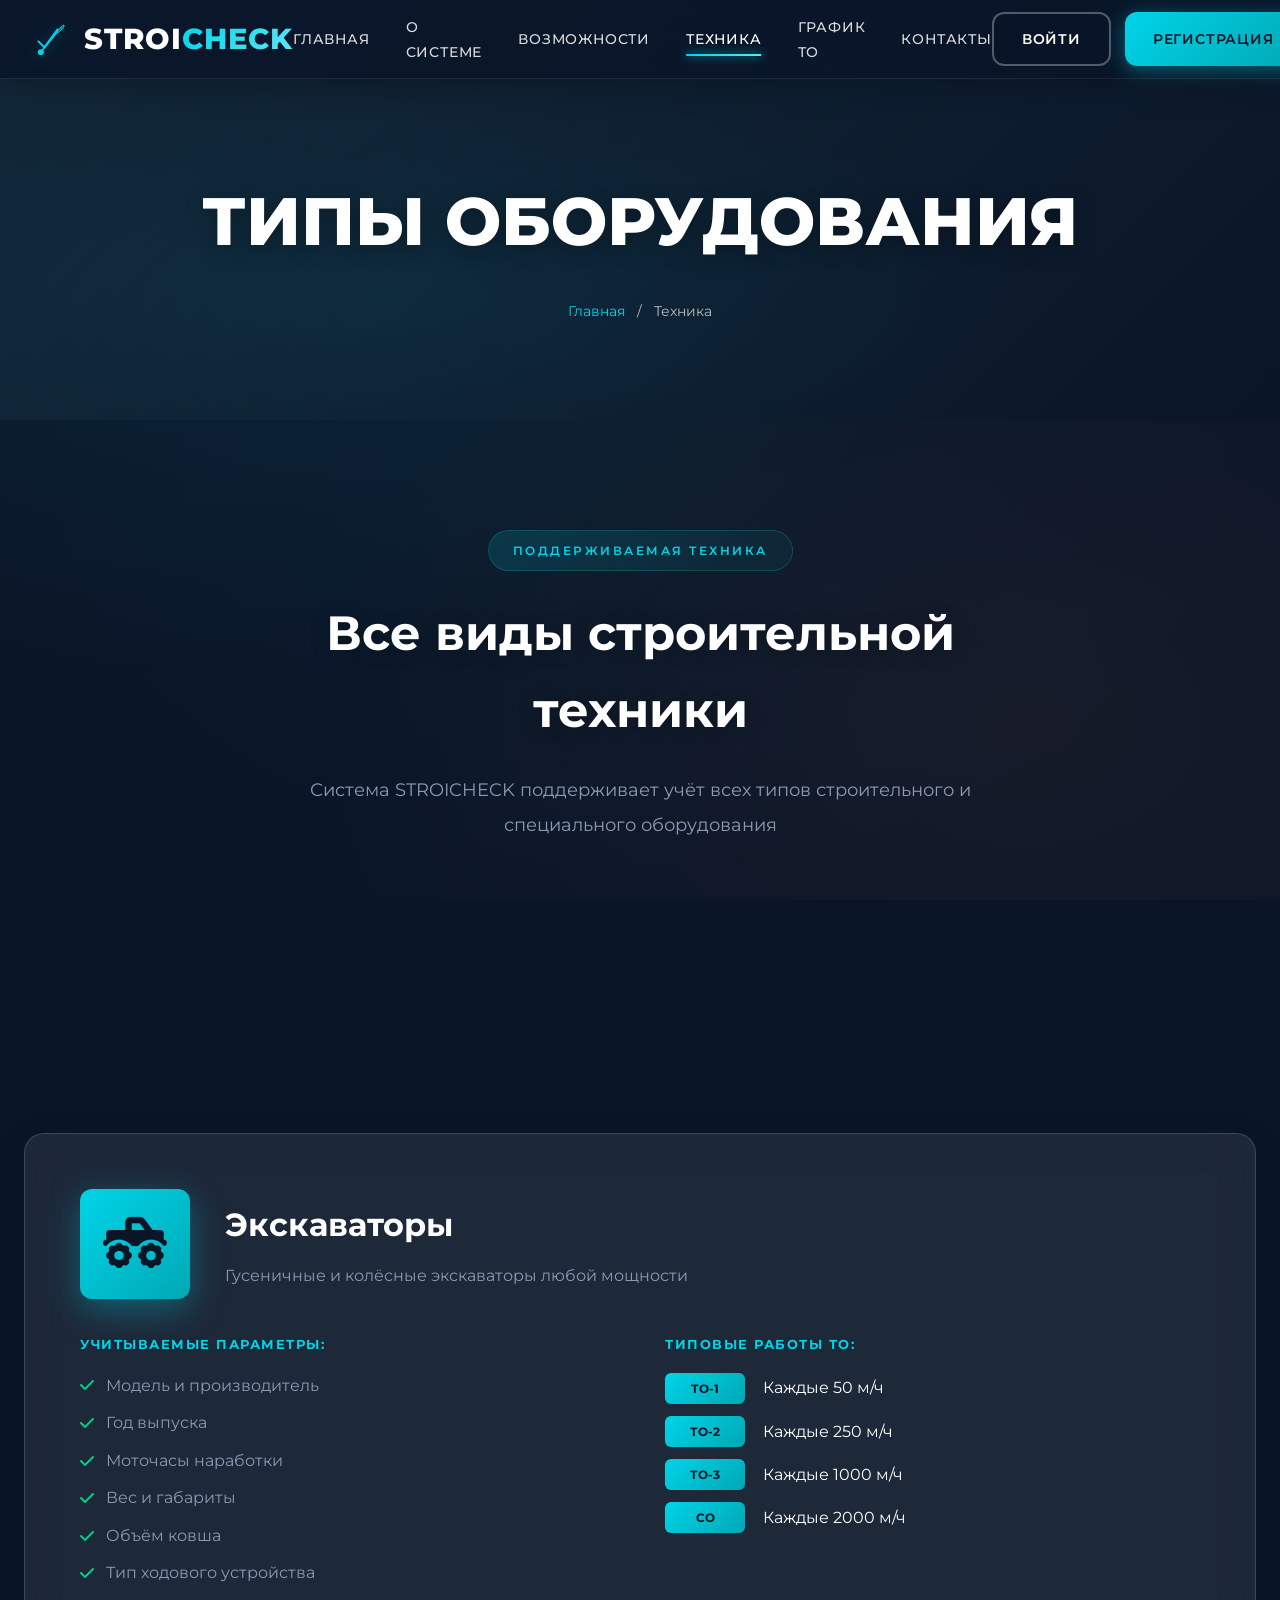
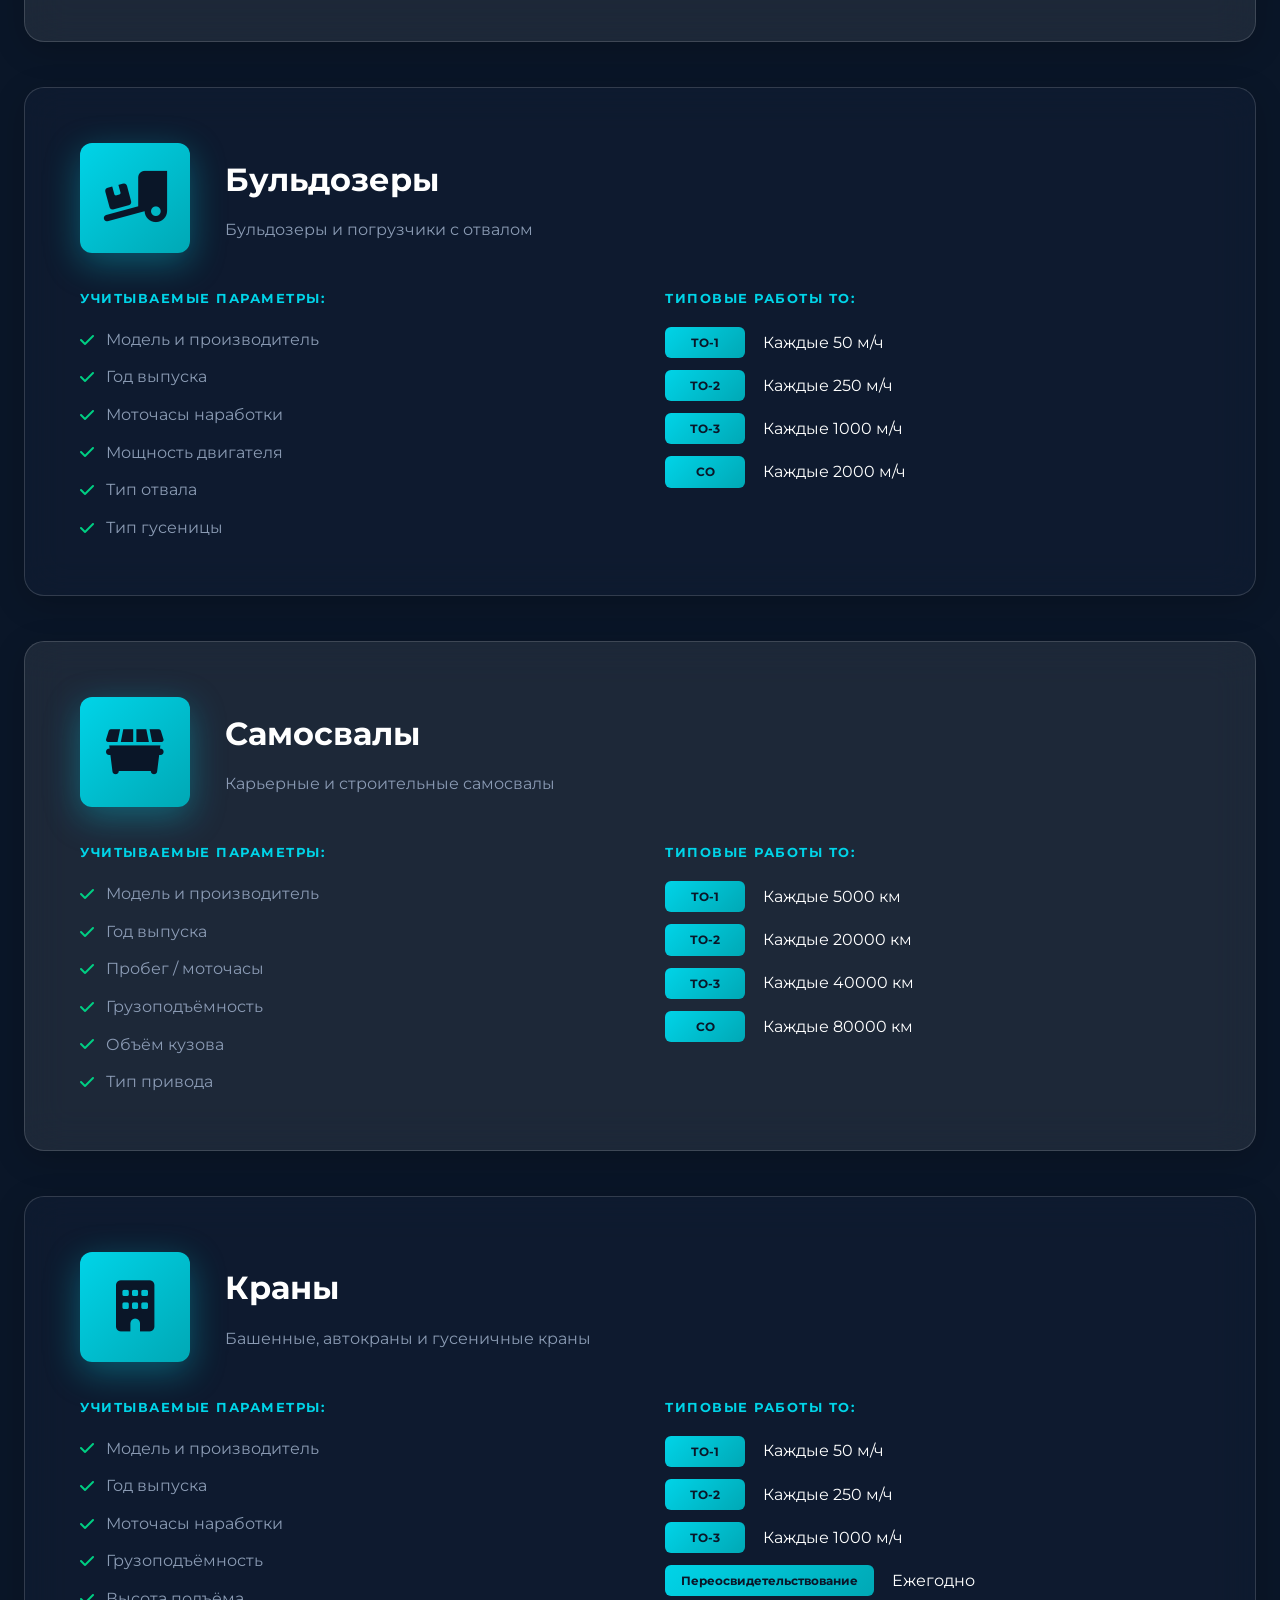
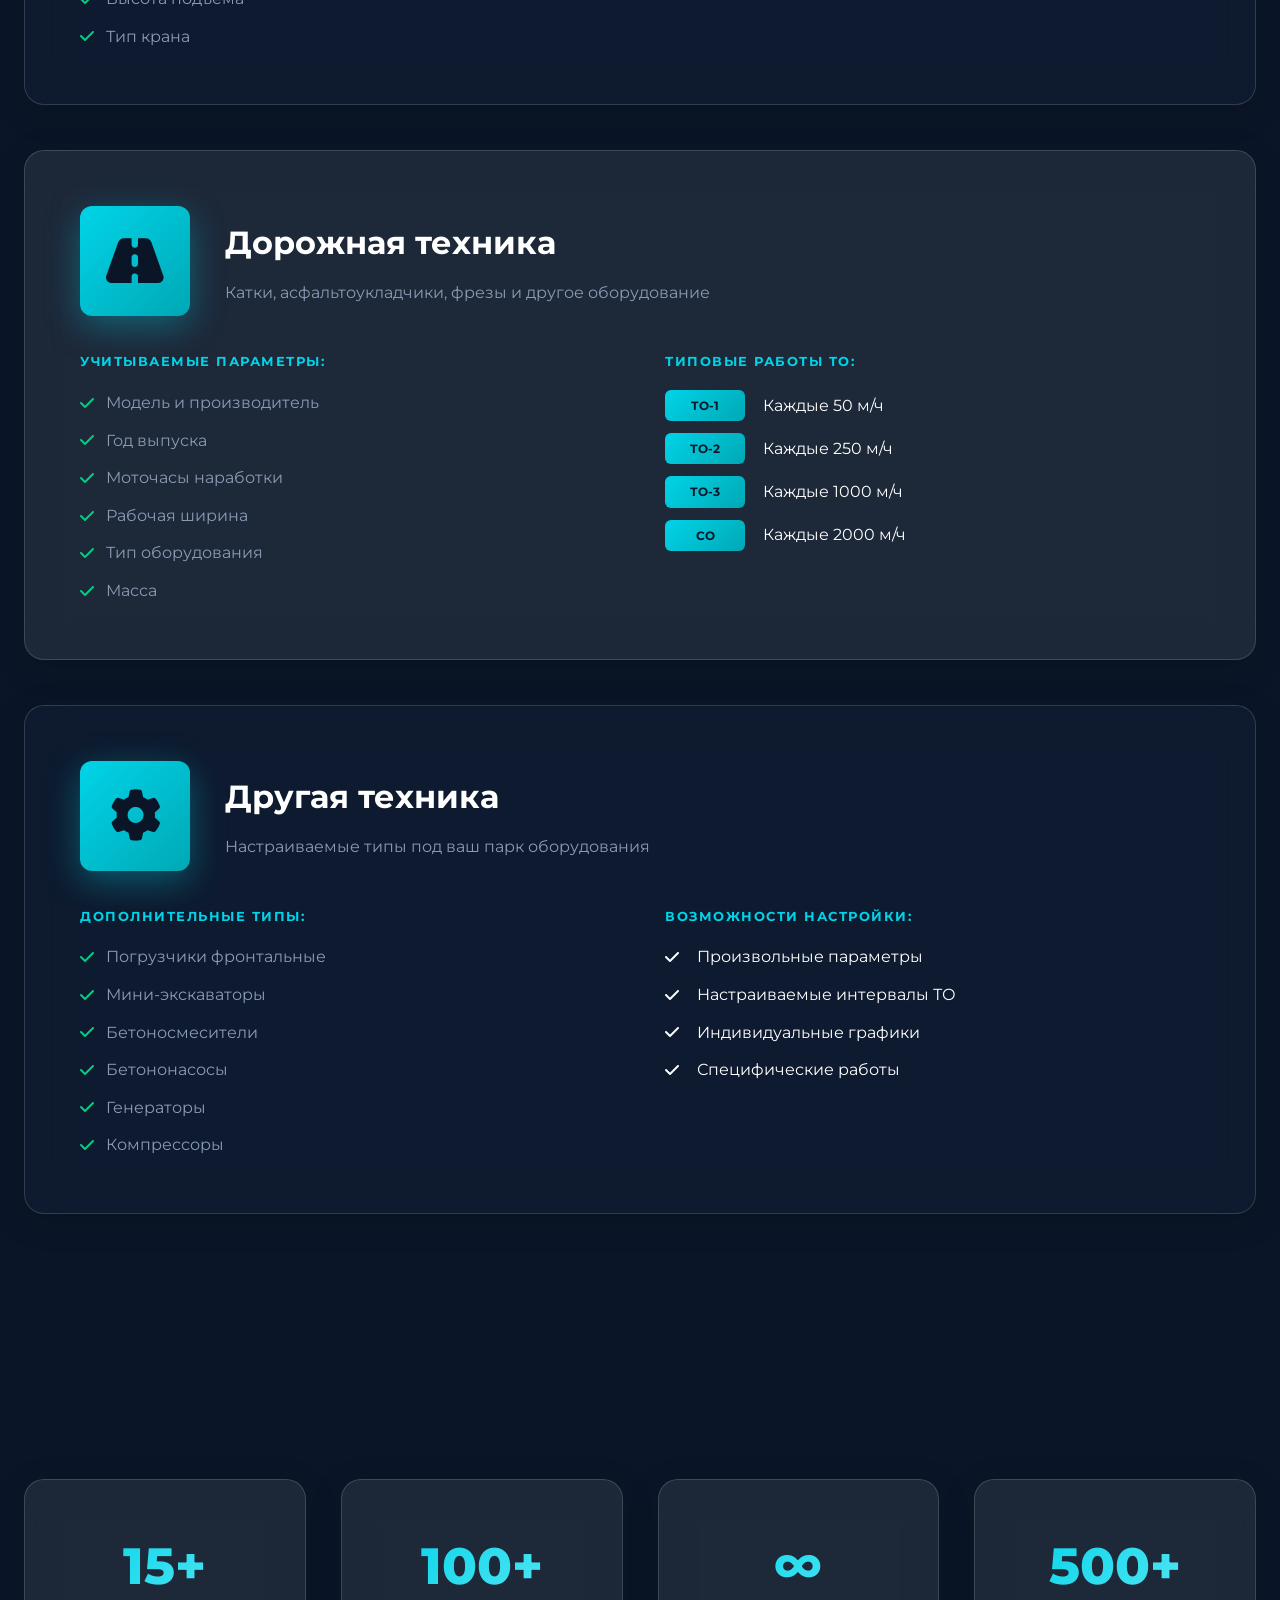
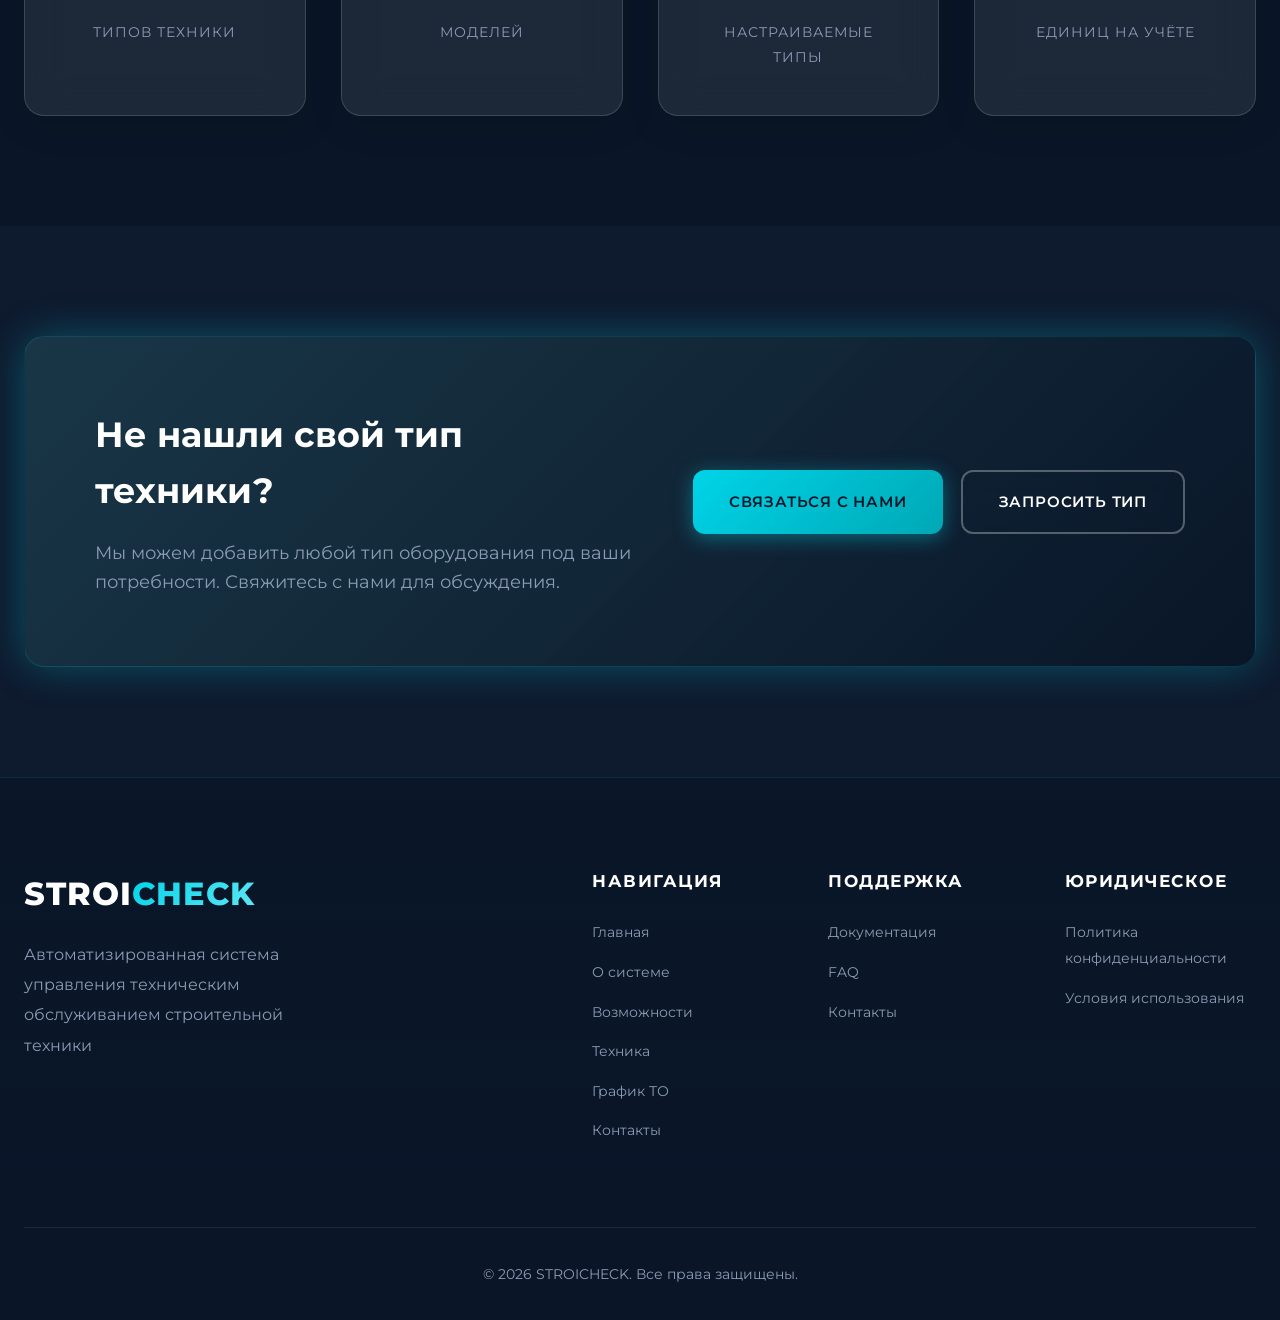
<file: equipment.html>
<!DOCTYPE html>
<html lang="ru">

<head>
    <meta charset="UTF-8">
    <meta name="viewport" content="width=device-width, initial-scale=1.0">
    <title>Техника - STROICHECK</title>
    <link rel="stylesheet" href="style.css">
    <link href="https://fonts.googleapis.com/css2?family=Montserrat:wght@300;400;500;600;700;800&display=swap"
        rel="stylesheet">
    <link rel="stylesheet" href="https://cdnjs.cloudflare.com/ajax/libs/font-awesome/6.4.0/css/all.min.css">
</head>

<body>
    <!-- Navigation -->
    <nav class="navbar scrolled" id="navbar">
        <div class="container">
            <div class="nav-wrapper">
                <a href="index.html" class="logo">
                    <svg class="logo-icon" viewBox="0 0 200 200" xmlns="http://www.w3.org/2000/svg">
                        <!-- Checkmark -->
                        <g>
                            <!-- Left part of checkmark -->
                            <path d="M 60 110 L 85 135" stroke="currentColor" stroke-width="8" fill="none"
                                stroke-linecap="round" stroke-linejoin="round" />
                            <!-- Right part of checkmark -->
                            <path d="M 85 135 L 140 60" stroke="currentColor" stroke-width="8" fill="none"
                                stroke-linecap="round" stroke-linejoin="round" />
                        </g>
                        <!-- Crane -->
                        <g>
                            <!-- Crane base (pulley) -->
                            <circle cx="70" cy="155" r="12" fill="currentColor" />
                            <rect x="58" y="150" width="24" height="10" rx="5" fill="currentColor" />

                            <!-- Crane arm (boom) -->
                            <line x1="70" y1="155" x2="140" y2="70" stroke="currentColor" stroke-width="6"
                                stroke-linecap="round" />

                            <!-- Crane jib (lattice pattern) -->
                            <g stroke="currentColor" stroke-width="4" fill="none" stroke-linecap="round">
                                <line x1="140" y1="70" x2="160" y2="50" />
                                <line x1="142" y1="74" x2="162" y2="54" />
                                <line x1="138" y1="66" x2="158" y2="46" />
                            </g>

                            <!-- Hook -->
                            <g fill="currentColor">
                                <circle cx="165" cy="45" r="4" />
                                <path d="M 165 49 Q 165 55 162 58 Q 160 60 158 58" fill="none" stroke="currentColor"
                                    stroke-width="3" stroke-linecap="round" />
                            </g>
                        </g>
                    </svg>
                    <span class="logo-text">STROI<span class="logo-accent">CHECK</span></span>
                </a>
                <ul class="nav-menu" id="navMenu">
                    <li><a href="index.html" class="nav-link">Главная</a></li>
                    <li><a href="about.html" class="nav-link">О системе</a></li>
                    <li><a href="features.html" class="nav-link">Возможности</a></li>
                    <li><a href="equipment.html" class="nav-link active">Техника</a></li>
                    <li><a href="schedule.html" class="nav-link">График ТО</a></li>
                    <li><a href="contact.html" class="nav-link">Контакты</a></li>
                </ul>
                <div class="nav-actions">
                    <a href="#" class="btn btn-outline" onclick="showModal(); return false;">Войти</a>
                    <a href="#" class="btn btn-primary" onclick="showModal(); return false;">Регистрация</a>
                </div>
                <button class="mobile-toggle" id="mobileToggle">
                    <span></span>
                    <span></span>
                    <span></span>
                </button>
            </div>
        </div>
    </nav>

    <!-- Page Header -->
    <section class="page-header">
        <div class="page-header-bg"></div>
        <div class="page-header-overlay"></div>
        <div class="page-header-content">
            <div class="container">
                <h1>Типы оборудования</h1>
                <nav class="breadcrumbs">
                    <a href="index.html">Главная</a>
                    <span>/</span>
                    <span>Техника</span>
                </nav>
            </div>
        </div>
    </section>

    <!-- Equipment Intro -->
    <section class="equipment-intro section">
        <div class="container">
            <div class="section-header">
                <span class="section-tag">Поддерживаемая техника</span>
                <h2 class="section-title">Все виды строительной техники</h2>
                <p class="section-subtitle">
                    Система STROICHECK поддерживает учёт всех типов строительного и специального оборудования
                </p>
            </div>
        </div>
    </section>

    <!-- Equipment Types -->
    <section class="equipment-types section">
        <div class="container">
            <!-- Excavators -->
            <div class="equipment-type-block">
                <div class="equipment-type-header">
                    <div class="equipment-type-icon large">
                        <i class="fas fa-truck-monster"></i>
                    </div>
                    <div class="equipment-type-title">
                        <h2>Экскаваторы</h2>
                        <p>Гусеничные и колёсные экскаваторы любой мощности</p>
                    </div>
                </div>
                <div class="equipment-type-content">
                    <div class="equipment-info">
                        <h4>Учитываемые параметры:</h4>
                        <ul class="equipment-params">
                            <li><i class="fas fa-check"></i> Модель и производитель</li>
                            <li><i class="fas fa-check"></i> Год выпуска</li>
                            <li><i class="fas fa-check"></i> Моточасы наработки</li>
                            <li><i class="fas fa-check"></i> Вес и габариты</li>
                            <li><i class="fas fa-check"></i> Объём ковша</li>
                            <li><i class="fas fa-check"></i> Тип ходового устройства</li>
                        </ul>
                    </div>
                    <div class="equipment-tasks">
                        <h4>Типовые работы ТО:</h4>
                        <ul class="task-list">
                            <li><span class="task-interval">ТО-1</span> Каждые 50 м/ч</li>
                            <li><span class="task-interval">ТО-2</span> Каждые 250 м/ч</li>
                            <li><span class="task-interval">ТО-3</span> Каждые 1000 м/ч</li>
                            <li><span class="task-interval">СО</span> Каждые 2000 м/ч</li>
                        </ul>
                    </div>
                </div>
            </div>

            <!-- Bulldozers -->
            <div class="equipment-type-block alternate">
                <div class="equipment-type-header">
                    <div class="equipment-type-icon large">
                        <i class="fas fa-truck-loading"></i>
                    </div>
                    <div class="equipment-type-title">
                        <h2>Бульдозеры</h2>
                        <p>Бульдозеры и погрузчики с отвалом</p>
                    </div>
                </div>
                <div class="equipment-type-content">
                    <div class="equipment-info">
                        <h4>Учитываемые параметры:</h4>
                        <ul class="equipment-params">
                            <li><i class="fas fa-check"></i> Модель и производитель</li>
                            <li><i class="fas fa-check"></i> Год выпуска</li>
                            <li><i class="fas fa-check"></i> Моточасы наработки</li>
                            <li><i class="fas fa-check"></i> Мощность двигателя</li>
                            <li><i class="fas fa-check"></i> Тип отвала</li>
                            <li><i class="fas fa-check"></i> Тип гусеницы</li>
                        </ul>
                    </div>
                    <div class="equipment-tasks">
                        <h4>Типовые работы ТО:</h4>
                        <ul class="task-list">
                            <li><span class="task-interval">ТО-1</span> Каждые 50 м/ч</li>
                            <li><span class="task-interval">ТО-2</span> Каждые 250 м/ч</li>
                            <li><span class="task-interval">ТО-3</span> Каждые 1000 м/ч</li>
                            <li><span class="task-interval">СО</span> Каждые 2000 м/ч</li>
                        </ul>
                    </div>
                </div>
            </div>

            <!-- Dump Trucks -->
            <div class="equipment-type-block">
                <div class="equipment-type-header">
                    <div class="equipment-type-icon large">
                        <i class="fas fa-dumpster"></i>
                    </div>
                    <div class="equipment-type-title">
                        <h2>Самосвалы</h2>
                        <p>Карьерные и строительные самосвалы</p>
                    </div>
                </div>
                <div class="equipment-type-content">
                    <div class="equipment-info">
                        <h4>Учитываемые параметры:</h4>
                        <ul class="equipment-params">
                            <li><i class="fas fa-check"></i> Модель и производитель</li>
                            <li><i class="fas fa-check"></i> Год выпуска</li>
                            <li><i class="fas fa-check"></i> Пробег / моточасы</li>
                            <li><i class="fas fa-check"></i> Грузоподъёмность</li>
                            <li><i class="fas fa-check"></i> Объём кузова</li>
                            <li><i class="fas fa-check"></i> Тип привода</li>
                        </ul>
                    </div>
                    <div class="equipment-tasks">
                        <h4>Типовые работы ТО:</h4>
                        <ul class="task-list">
                            <li><span class="task-interval">ТО-1</span> Каждые 5000 км</li>
                            <li><span class="task-interval">ТО-2</span> Каждые 20000 км</li>
                            <li><span class="task-interval">ТО-3</span> Каждые 40000 км</li>
                            <li><span class="task-interval">СО</span> Каждые 80000 км</li>
                        </ul>
                    </div>
                </div>
            </div>

            <!-- Cranes -->
            <div class="equipment-type-block alternate">
                <div class="equipment-type-header">
                    <div class="equipment-type-icon large">
                        <i class="fas fa-building"></i>
                    </div>
                    <div class="equipment-type-title">
                        <h2>Краны</h2>
                        <p>Башенные, автокраны и гусеничные краны</p>
                    </div>
                </div>
                <div class="equipment-type-content">
                    <div class="equipment-info">
                        <h4>Учитываемые параметры:</h4>
                        <ul class="equipment-params">
                            <li><i class="fas fa-check"></i> Модель и производитель</li>
                            <li><i class="fas fa-check"></i> Год выпуска</li>
                            <li><i class="fas fa-check"></i> Моточасы наработки</li>
                            <li><i class="fas fa-check"></i> Грузоподъёмность</li>
                            <li><i class="fas fa-check"></i> Высота подъёма</li>
                            <li><i class="fas fa-check"></i> Тип крана</li>
                        </ul>
                    </div>
                    <div class="equipment-tasks">
                        <h4>Типовые работы ТО:</h4>
                        <ul class="task-list">
                            <li><span class="task-interval">ТО-1</span> Каждые 50 м/ч</li>
                            <li><span class="task-interval">ТО-2</span> Каждые 250 м/ч</li>
                            <li><span class="task-interval">ТО-3</span> Каждые 1000 м/ч</li>
                            <li><span class="task-interval">Переосвидетельствование</span> Ежегодно</li>
                        </ul>
                    </div>
                </div>
            </div>

            <!-- Road Equipment -->
            <div class="equipment-type-block">
                <div class="equipment-type-header">
                    <div class="equipment-type-icon large">
                        <i class="fas fa-road"></i>
                    </div>
                    <div class="equipment-type-title">
                        <h2>Дорожная техника</h2>
                        <p>Катки, асфальтоукладчики, фрезы и другое оборудование</p>
                    </div>
                </div>
                <div class="equipment-type-content">
                    <div class="equipment-info">
                        <h4>Учитываемые параметры:</h4>
                        <ul class="equipment-params">
                            <li><i class="fas fa-check"></i> Модель и производитель</li>
                            <li><i class="fas fa-check"></i> Год выпуска</li>
                            <li><i class="fas fa-check"></i> Моточасы наработки</li>
                            <li><i class="fas fa-check"></i> Рабочая ширина</li>
                            <li><i class="fas fa-check"></i> Тип оборудования</li>
                            <li><i class="fas fa-check"></i> Масса</li>
                        </ul>
                    </div>
                    <div class="equipment-tasks">
                        <h4>Типовые работы ТО:</h4>
                        <ul class="task-list">
                            <li><span class="task-interval">ТО-1</span> Каждые 50 м/ч</li>
                            <li><span class="task-interval">ТО-2</span> Каждые 250 м/ч</li>
                            <li><span class="task-interval">ТО-3</span> Каждые 1000 м/ч</li>
                            <li><span class="task-interval">СО</span> Каждые 2000 м/ч</li>
                        </ul>
                    </div>
                </div>
            </div>

            <!-- Custom Equipment -->
            <div class="equipment-type-block alternate">
                <div class="equipment-type-header">
                    <div class="equipment-type-icon large">
                        <i class="fas fa-cog"></i>
                    </div>
                    <div class="equipment-type-title">
                        <h2>Другая техника</h2>
                        <p>Настраиваемые типы под ваш парк оборудования</p>
                    </div>
                </div>
                <div class="equipment-type-content">
                    <div class="equipment-info">
                        <h4>Дополнительные типы:</h4>
                        <ul class="equipment-params">
                            <li><i class="fas fa-check"></i> Погрузчики фронтальные</li>
                            <li><i class="fas fa-check"></i> Мини-экскаваторы</li>
                            <li><i class="fas fa-check"></i> Бетоносмесители</li>
                            <li><i class="fas fa-check"></i> Бетононасосы</li>
                            <li><i class="fas fa-check"></i> Генераторы</li>
                            <li><i class="fas fa-check"></i> Компрессоры</li>
                        </ul>
                    </div>
                    <div class="equipment-tasks">
                        <h4>Возможности настройки:</h4>
                        <ul class="task-list">
                            <li><i class="fas fa-check"></i> Произвольные параметры</li>
                            <li><i class="fas fa-check"></i> Настраиваемые интервалы ТО</li>
                            <li><i class="fas fa-check"></i> Индивидуальные графики</li>
                            <li><i class="fas fa-check"></i> Специфические работы</li>
                        </ul>
                    </div>
                </div>
            </div>
        </div>
    </section>

    <!-- Equipment Stats -->
    <section class="equipment-stats section">
        <div class="container">
            <div class="stats-row">
                <div class="stat-box">
                    <span class="stat-box-number">15+</span>
                    <span class="stat-box-label">Типов техники</span>
                </div>
                <div class="stat-box">
                    <span class="stat-box-number">100+</span>
                    <span class="stat-box-label">Моделей</span>
                </div>
                <div class="stat-box">
                    <span class="stat-box-number">∞</span>
                    <span class="stat-box-label">Настраиваемые типы</span>
                </div>
                <div class="stat-box">
                    <span class="stat-box-number">500+</span>
                    <span class="stat-box-label">Единиц на учёте</span>
                </div>
            </div>
        </div>
    </section>

    <!-- CTA Section -->
    <section class="cta-section section">
        <div class="container">
            <div class="cta-box">
                <div class="cta-content">
                    <h2>Не нашли свой тип техники?</h2>
                    <p>Мы можем добавить любой тип оборудования под ваши потребности. Свяжитесь с нами для обсуждения.
                    </p>
                </div>
                <div class="cta-buttons">
                    <a href="contact.html" class="btn btn-primary btn-lg">Связаться с нами</a>
                    <a href="#" class="btn btn-outline btn-lg" onclick="showModal(); return false;">Запросить тип</a>
                </div>
            </div>
        </div>
    </section>

    <!-- Footer -->
    <footer class="footer">
        <div class="container">
            <div class="footer-wrapper">
                <div class="footer-brand">
                    <span class="footer-logo-text">STROI<span class="logo-accent">CHECK</span></span>
                    <p>Автоматизированная система управления техническим обслуживанием строительной техники</p>
                </div>
                <div class="footer-links">
                    <div class="footer-column">
                        <h4>Навигация</h4>
                        <ul>
                            <li><a href="index.html">Главная</a></li>
                            <li><a href="about.html">О системе</a></li>
                            <li><a href="features.html">Возможности</a></li>
                            <li><a href="equipment.html">Техника</a></li>
                            <li><a href="schedule.html">График ТО</a></li>
                            <li><a href="contact.html">Контакты</a></li>
                        </ul>
                    </div>
                    <div class="footer-column">
                        <h4>Поддержка</h4>
                        <ul>
                            <li><a href="#" onclick="showModal(); return false;">Документация</a></li>
                            <li><a href="#" onclick="showModal(); return false;">FAQ</a></li>
                            <li><a href="contact.html">Контакты</a></li>
                        </ul>
                    </div>
                    <div class="footer-column">
                        <h4>Юридическое</h4>
                        <ul>
                            <li><a href="#" onclick="showModal(); return false;">Политика конфиденциальности</a></li>
                            <li><a href="#" onclick="showModal(); return false;">Условия использования</a></li>
                        </ul>
                    </div>
                </div>
            </div>
            <div class="footer-bottom">
                <p>&copy; 2026 STROICHECK. Все права защищены.</p>
            </div>
        </div>
    </footer>

    <!-- Modal -->
    <div class="modal" id="modal">
        <div class="modal-content">
            <button class="modal-close" id="modalClose" onclick="hideModal()"><i class="fas fa-times"></i></button>
            <div class="modal-body">
                <h3>Скоро!</h3>
                <p>Эта функция находится в разработке. Следите за обновлениями потому что делал всё это только одиин
                    бедный студент!</p>
            </div>
        </div>
    </div>

    <script src="main.js"></script>
</body>

</html>
</file>
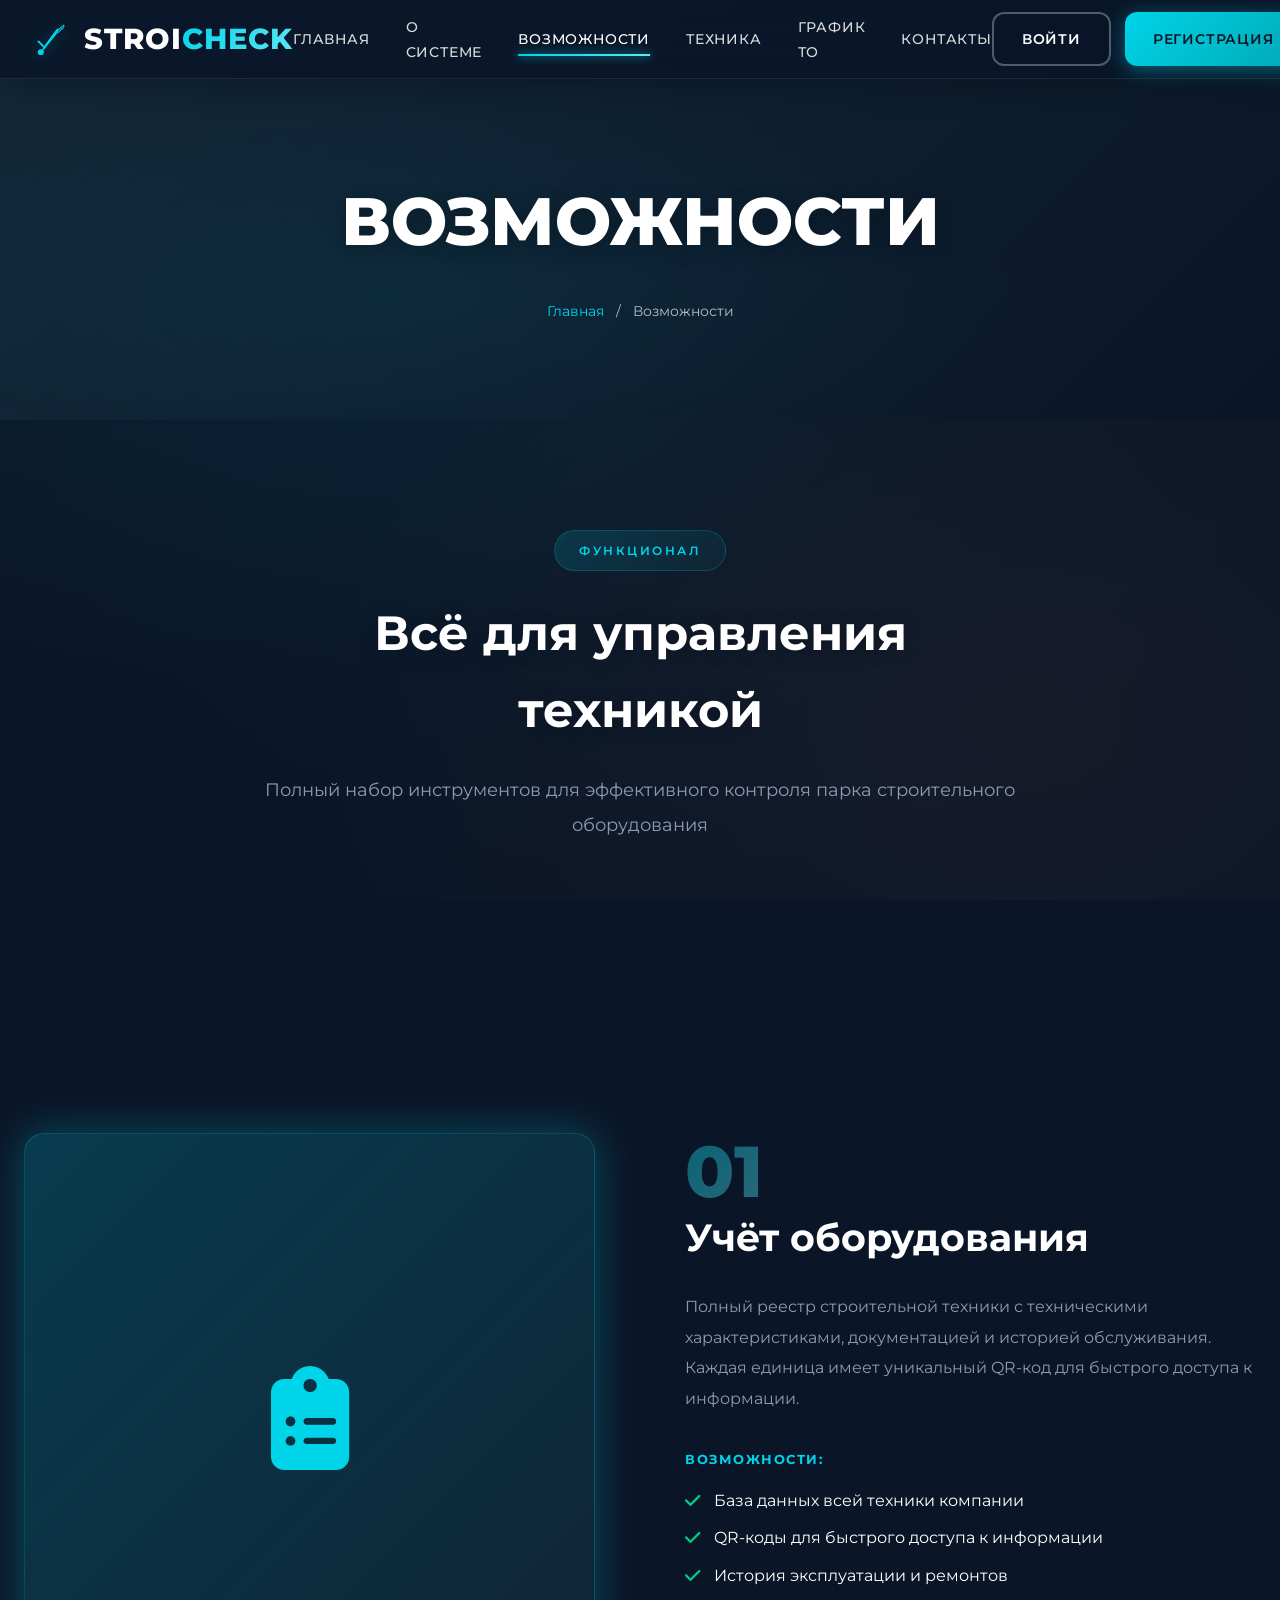
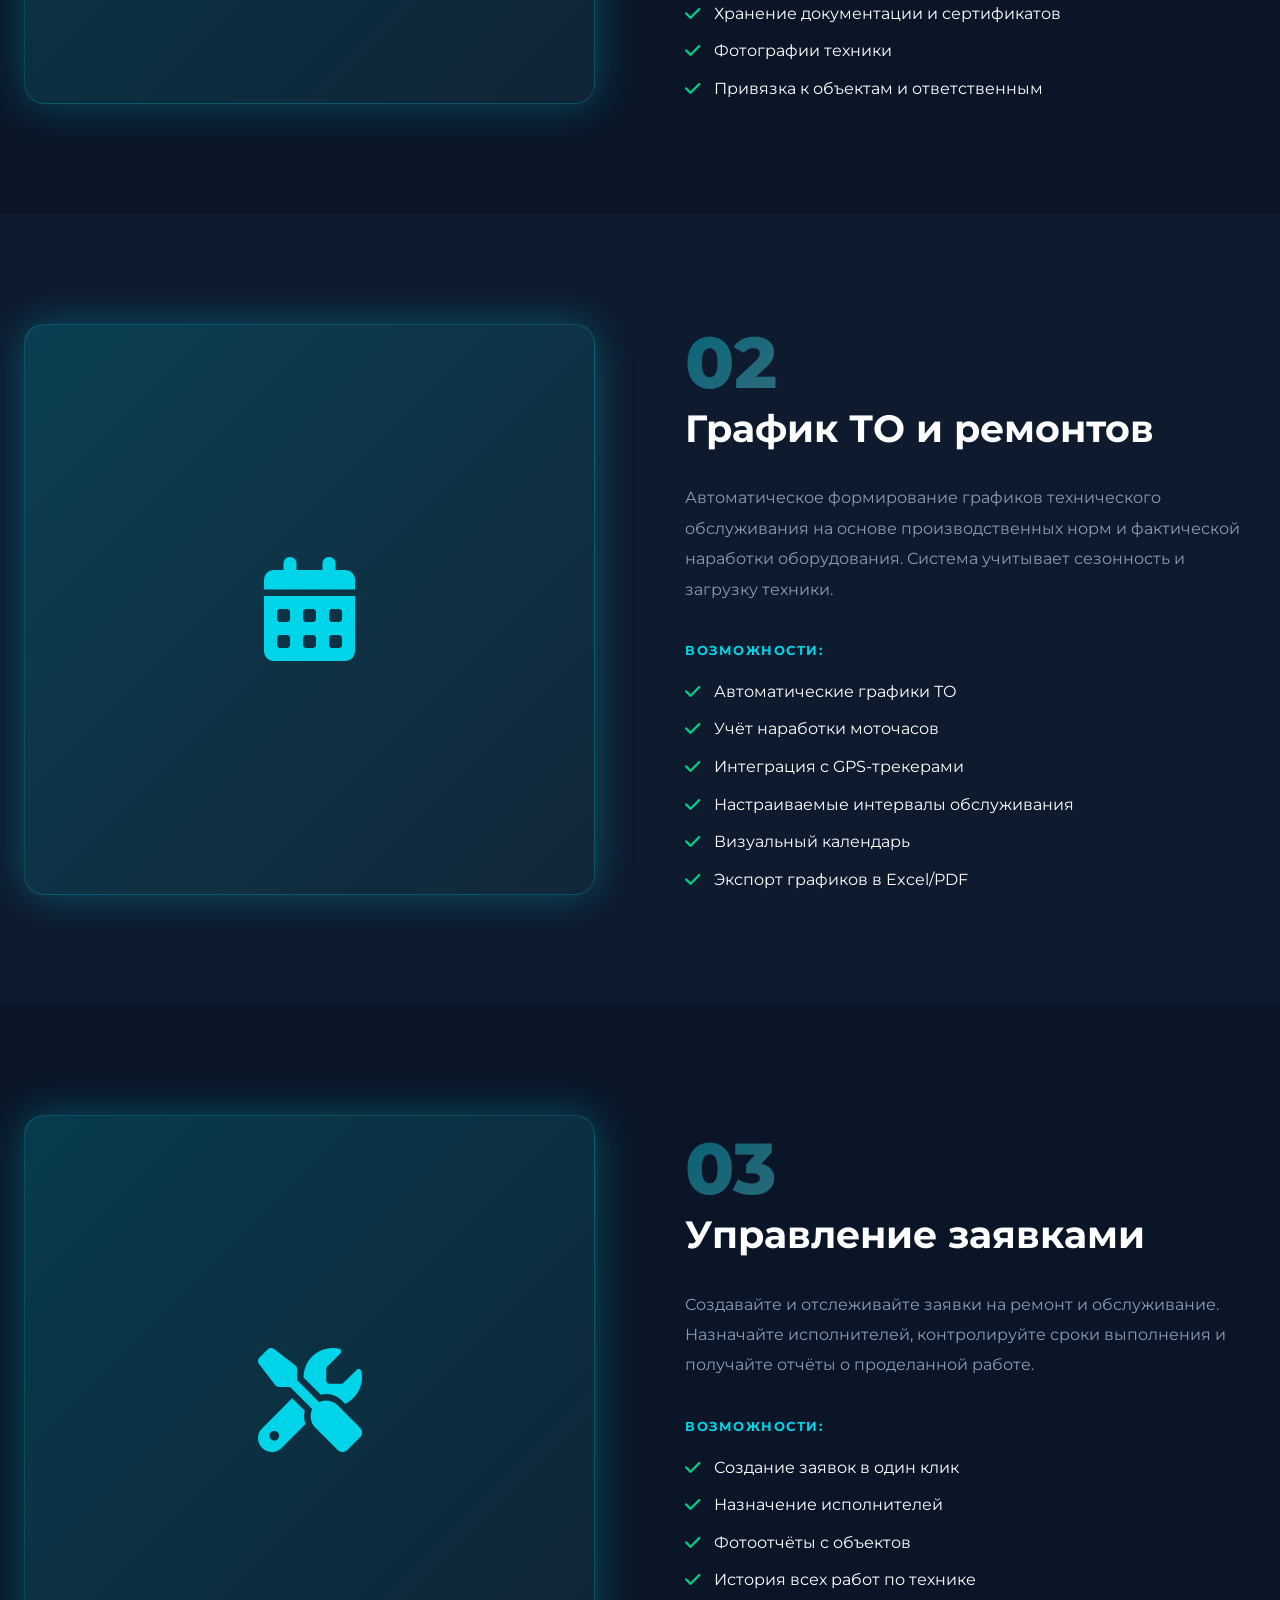
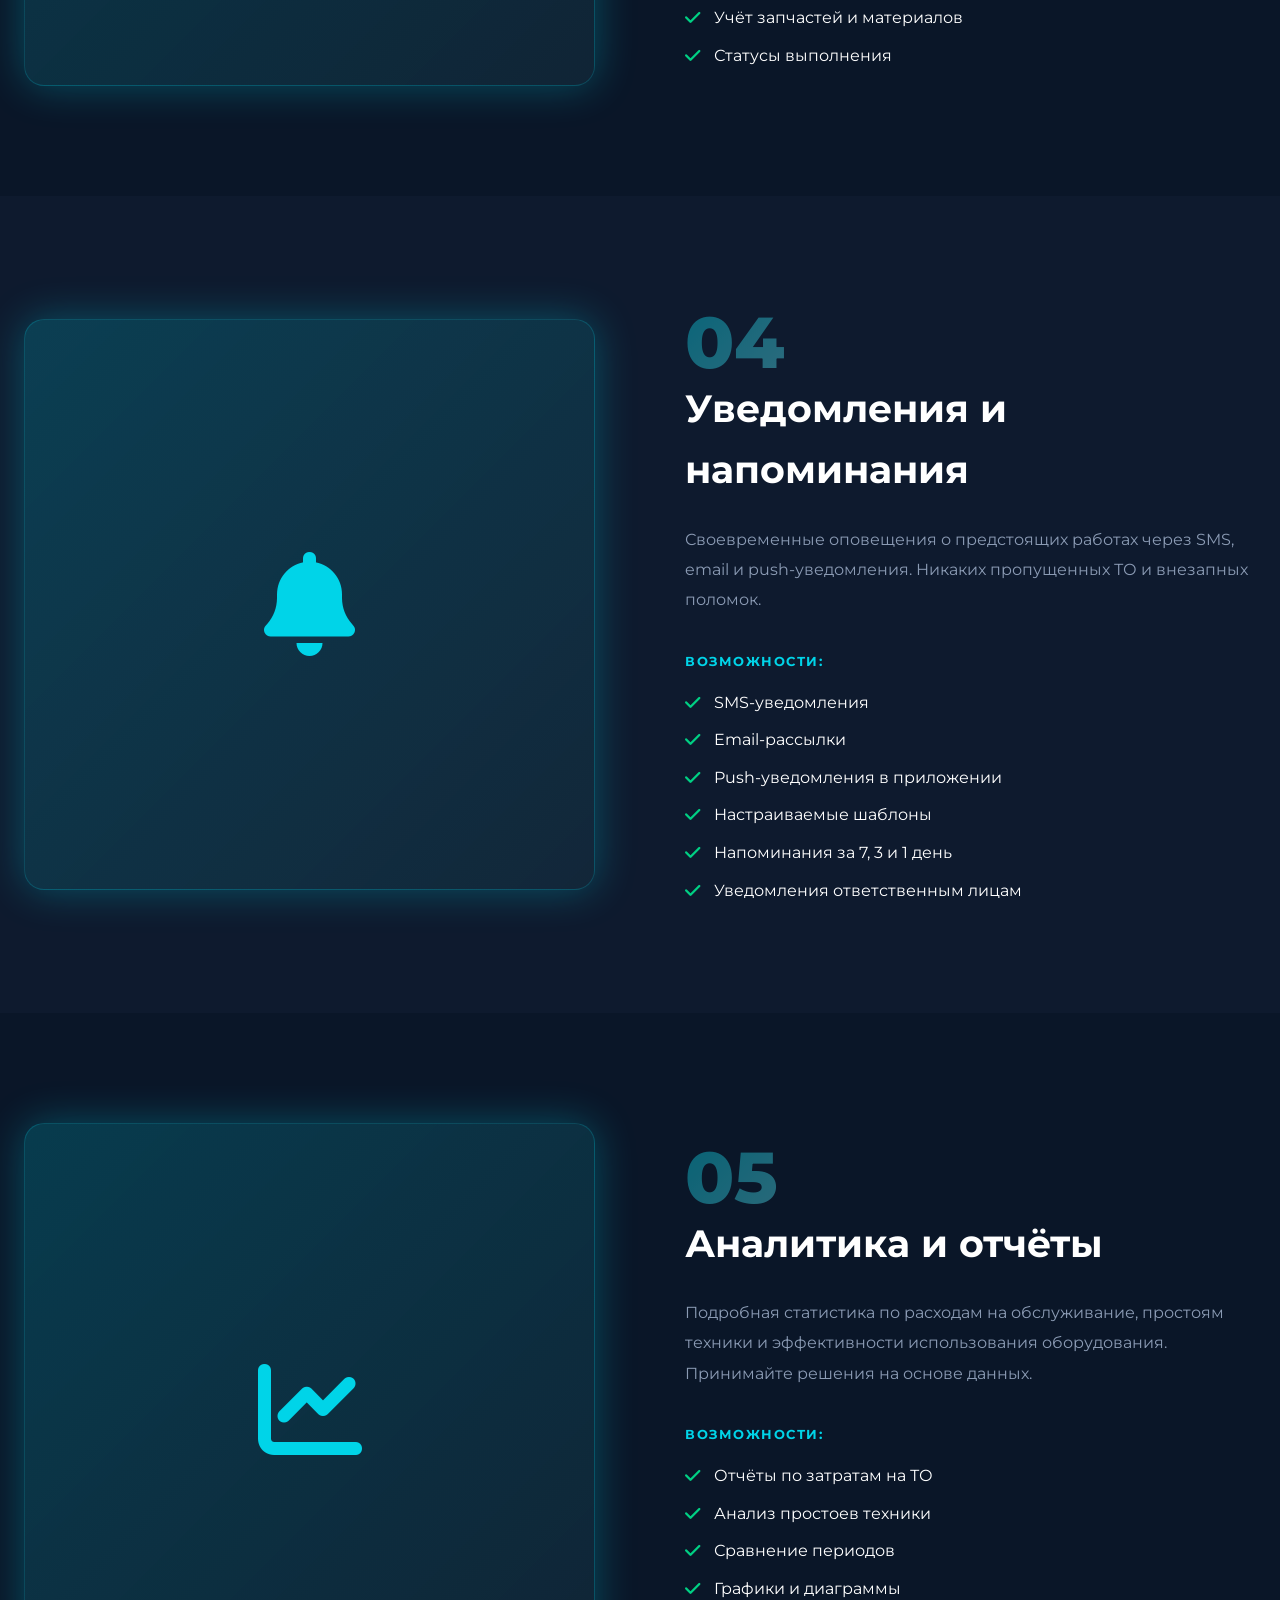
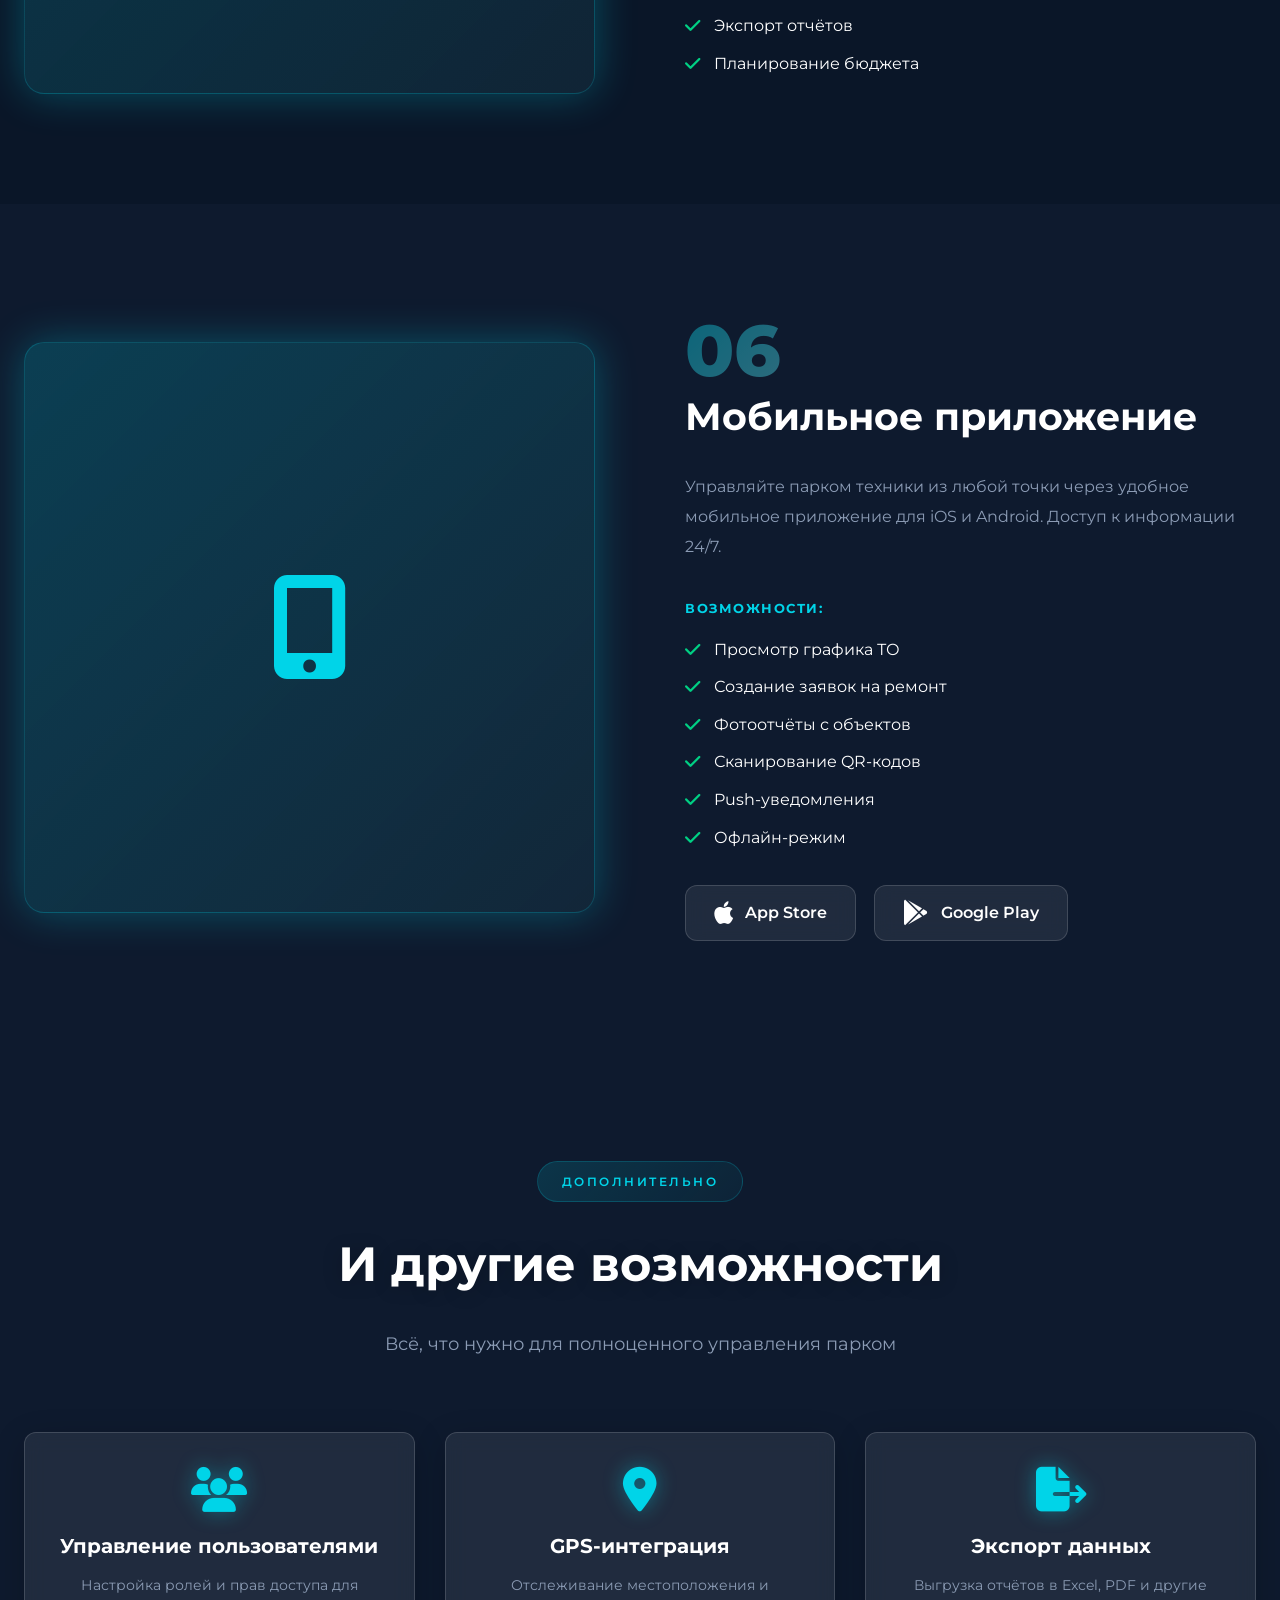
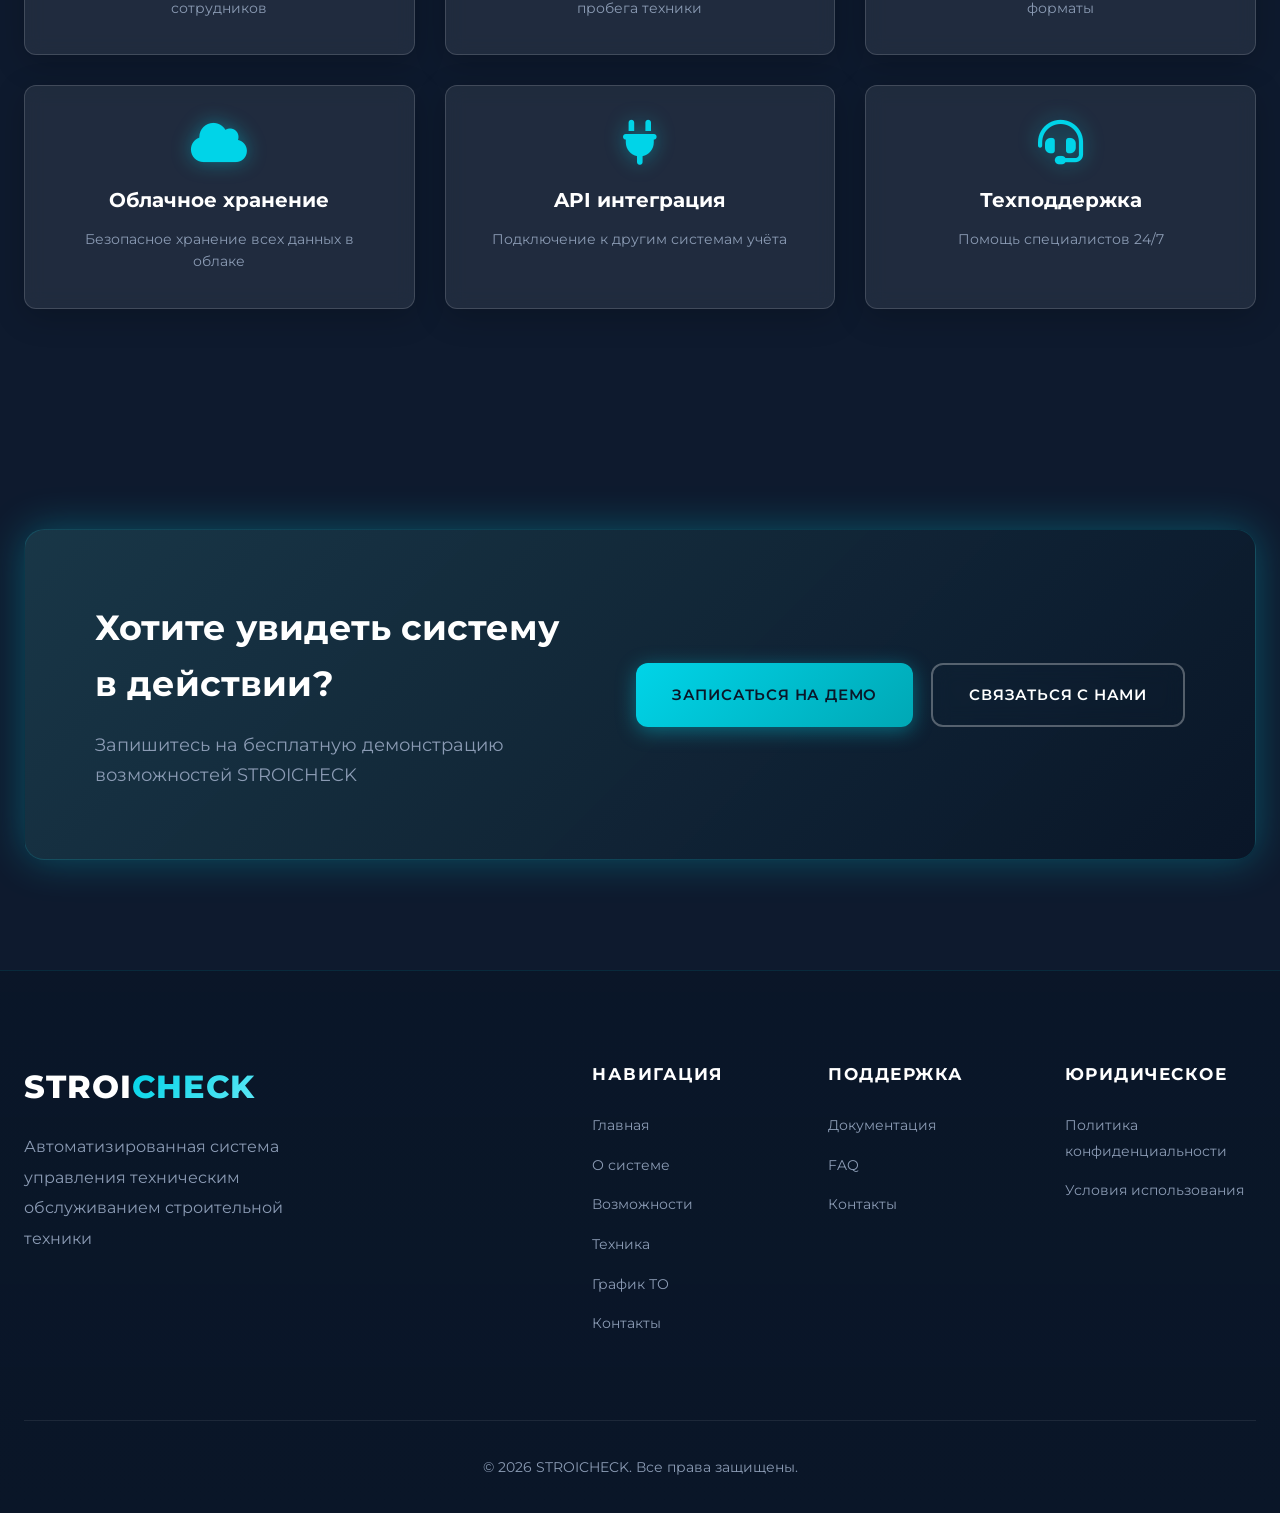
<file: features.html>
<!DOCTYPE html>
<html lang="ru">

<head>
    <meta charset="UTF-8">
    <meta name="viewport" content="width=device-width, initial-scale=1.0">
    <title>Возможности - STROICHECK</title>
    <link rel="stylesheet" href="style.css">
    <link href="https://fonts.googleapis.com/css2?family=Montserrat:wght@300;400;500;600;700;800&display=swap"
        rel="stylesheet">
    <link rel="stylesheet" href="https://cdnjs.cloudflare.com/ajax/libs/font-awesome/6.4.0/css/all.min.css">
</head>

<body>
    <!-- Navigation -->
    <nav class="navbar scrolled" id="navbar">
        <div class="container">
            <div class="nav-wrapper">
                <a href="index.html" class="logo">
                    <svg class="logo-icon" viewBox="0 0 200 200" xmlns="http://www.w3.org/2000/svg">
                        <!-- Checkmark -->
                        <g>
                            <!-- Left part of checkmark -->
                            <path d="M 60 110 L 85 135" stroke="currentColor" stroke-width="8" fill="none"
                                stroke-linecap="round" stroke-linejoin="round" />
                            <!-- Right part of checkmark -->
                            <path d="M 85 135 L 140 60" stroke="currentColor" stroke-width="8" fill="none"
                                stroke-linecap="round" stroke-linejoin="round" />
                        </g>
                        <!-- Crane -->
                        <g>
                            <!-- Crane base (pulley) -->
                            <circle cx="70" cy="155" r="12" fill="currentColor" />
                            <rect x="58" y="150" width="24" height="10" rx="5" fill="currentColor" />

                            <!-- Crane arm (boom) -->
                            <line x1="70" y1="155" x2="140" y2="70" stroke="currentColor" stroke-width="6"
                                stroke-linecap="round" />

                            <!-- Crane jib (lattice pattern) -->
                            <g stroke="currentColor" stroke-width="4" fill="none" stroke-linecap="round">
                                <line x1="140" y1="70" x2="160" y2="50" />
                                <line x1="142" y1="74" x2="162" y2="54" />
                                <line x1="138" y1="66" x2="158" y2="46" />
                            </g>

                            <!-- Hook -->
                            <g fill="currentColor">
                                <circle cx="165" cy="45" r="4" />
                                <path d="M 165 49 Q 165 55 162 58 Q 160 60 158 58" fill="none" stroke="currentColor"
                                    stroke-width="3" stroke-linecap="round" />
                            </g>
                        </g>
                    </svg>
                    <span class="logo-text">STROI<span class="logo-accent">CHECK</span></span>
                </a>
                <ul class="nav-menu" id="navMenu">
                    <li><a href="index.html" class="nav-link">Главная</a></li>
                    <li><a href="about.html" class="nav-link">О системе</a></li>
                    <li><a href="features.html" class="nav-link active">Возможности</a></li>
                    <li><a href="equipment.html" class="nav-link">Техника</a></li>
                    <li><a href="schedule.html" class="nav-link">График ТО</a></li>
                    <li><a href="contact.html" class="nav-link">Контакты</a></li>
                </ul>
                <div class="nav-actions">
                    <a href="#" class="btn btn-outline" onclick="showModal(); return false;">Войти</a>
                    <a href="#" class="btn btn-primary" onclick="showModal(); return false;">Регистрация</a>
                </div>
                <button class="mobile-toggle" id="mobileToggle">
                    <span></span>
                    <span></span>
                    <span></span>
                </button>
            </div>
        </div>
    </nav>

    <!-- Page Header -->
    <section class="page-header">
        <div class="page-header-bg"></div>
        <div class="page-header-overlay"></div>
        <div class="page-header-content">
            <div class="container">
                <h1>Возможности</h1>
                <nav class="breadcrumbs">
                    <a href="index.html">Главная</a>
                    <span>/</span>
                    <span>Возможности</span>
                </nav>
            </div>
        </div>
    </section>

    <!-- Features Intro -->
    <section class="features-intro section">
        <div class="container">
            <div class="section-header">
                <span class="section-tag">Функционал</span>
                <h2 class="section-title">Всё для управления техникой</h2>
                <p class="section-subtitle">
                    Полный набор инструментов для эффективного контроля парка строительного оборудования
                </p>
            </div>
        </div>
    </section>

    <!-- Feature 1: Equipment Accounting -->
    <section class="feature-detail section">
        <div class="container">
            <div class="feature-detail-grid">
                <div class="feature-detail-image">
                    <div class="feature-img-box">
                        <i class="fas fa-clipboard-list"></i>
                    </div>
                </div>
                <div class="feature-detail-content">
                    <span class="feature-number">01</span>
                    <h2>Учёт оборудования</h2>
                    <p>Полный реестр строительной техники с техническими характеристиками, документацией и историей
                        обслуживания. Каждая единица имеет уникальный QR-код для быстрого доступа к информации.</p>

                    <div class="feature-capabilities">
                        <h4>Возможности:</h4>
                        <ul>
                            <li><i class="fas fa-check"></i> База данных всей техники компании</li>
                            <li><i class="fas fa-check"></i> QR-коды для быстрого доступа к информации</li>
                            <li><i class="fas fa-check"></i> История эксплуатации и ремонтов</li>
                            <li><i class="fas fa-check"></i> Хранение документации и сертификатов</li>
                            <li><i class="fas fa-check"></i> Фотографии техники</li>
                            <li><i class="fas fa-check"></i> Привязка к объектам и ответственным</li>
                        </ul>
                    </div>
                </div>
            </div>
        </div>
    </section>

    <!-- Feature 2: Maintenance Schedule -->
    <section class="feature-detail section alternate">
        <div class="container">
            <div class="feature-detail-grid reverse">
                <div class="feature-detail-content">
                    <span class="feature-number">02</span>
                    <h2>График ТО и ремонтов</h2>
                    <p>Автоматическое формирование графиков технического обслуживания на основе производственных норм и
                        фактической наработки оборудования. Система учитывает сезонность и загрузку техники.</p>

                    <div class="feature-capabilities">
                        <h4>Возможности:</h4>
                        <ul>
                            <li><i class="fas fa-check"></i> Автоматические графики ТО</li>
                            <li><i class="fas fa-check"></i> Учёт наработки моточасов</li>
                            <li><i class="fas fa-check"></i> Интеграция с GPS-трекерами</li>
                            <li><i class="fas fa-check"></i> Настраиваемые интервалы обслуживания</li>
                            <li><i class="fas fa-check"></i> Визуальный календарь</li>
                            <li><i class="fas fa-check"></i> Экспорт графиков в Excel/PDF</li>
                        </ul>
                    </div>
                </div>
                <div class="feature-detail-image">
                    <div class="feature-img-box">
                        <i class="fas fa-calendar-alt"></i>
                    </div>
                </div>
            </div>
        </div>
    </section>

    <!-- Feature 3: Request Management -->
    <section class="feature-detail section">
        <div class="container">
            <div class="feature-detail-grid">
                <div class="feature-detail-image">
                    <div class="feature-img-box">
                        <i class="fas fa-tools"></i>
                    </div>
                </div>
                <div class="feature-detail-content">
                    <span class="feature-number">03</span>
                    <h2>Управление заявками</h2>
                    <p>Создавайте и отслеживайте заявки на ремонт и обслуживание. Назначайте исполнителей, контролируйте
                        сроки выполнения и получайте отчёты о проделанной работе.</p>

                    <div class="feature-capabilities">
                        <h4>Возможности:</h4>
                        <ul>
                            <li><i class="fas fa-check"></i> Создание заявок в один клик</li>
                            <li><i class="fas fa-check"></i> Назначение исполнителей</li>
                            <li><i class="fas fa-check"></i> Фотоотчёты с объектов</li>
                            <li><i class="fas fa-check"></i> История всех работ по технике</li>
                            <li><i class="fas fa-check"></i> Учёт запчастей и материалов</li>
                            <li><i class="fas fa-check"></i> Статусы выполнения</li>
                        </ul>
                    </div>
                </div>
            </div>
        </div>
    </section>

    <!-- Feature 4: Notifications -->
    <section class="feature-detail section alternate">
        <div class="container">
            <div class="feature-detail-grid reverse">
                <div class="feature-detail-content">
                    <span class="feature-number">04</span>
                    <h2>Уведомления и напоминания</h2>
                    <p>Своевременные оповещения о предстоящих работах через SMS, email и push-уведомления. Никаких
                        пропущенных ТО и внезапных поломок.</p>

                    <div class="feature-capabilities">
                        <h4>Возможности:</h4>
                        <ul>
                            <li><i class="fas fa-check"></i> SMS-уведомления</li>
                            <li><i class="fas fa-check"></i> Email-рассылки</li>
                            <li><i class="fas fa-check"></i> Push-уведомления в приложении</li>
                            <li><i class="fas fa-check"></i> Настраиваемые шаблоны</li>
                            <li><i class="fas fa-check"></i> Напоминания за 7, 3 и 1 день</li>
                            <li><i class="fas fa-check"></i> Уведомления ответственным лицам</li>
                        </ul>
                    </div>
                </div>
                <div class="feature-detail-image">
                    <div class="feature-img-box">
                        <i class="fas fa-bell"></i>
                    </div>
                </div>
            </div>
        </div>
    </section>

    <!-- Feature 5: Analytics -->
    <section class="feature-detail section">
        <div class="container">
            <div class="feature-detail-grid">
                <div class="feature-detail-image">
                    <div class="feature-img-box">
                        <i class="fas fa-chart-line"></i>
                    </div>
                </div>
                <div class="feature-detail-content">
                    <span class="feature-number">05</span>
                    <h2>Аналитика и отчёты</h2>
                    <p>Подробная статистика по расходам на обслуживание, простоям техники и эффективности использования
                        оборудования. Принимайте решения на основе данных.</p>

                    <div class="feature-capabilities">
                        <h4>Возможности:</h4>
                        <ul>
                            <li><i class="fas fa-check"></i> Отчёты по затратам на ТО</li>
                            <li><i class="fas fa-check"></i> Анализ простоев техники</li>
                            <li><i class="fas fa-check"></i> Сравнение периодов</li>
                            <li><i class="fas fa-check"></i> Графики и диаграммы</li>
                            <li><i class="fas fa-check"></i> Экспорт отчётов</li>
                            <li><i class="fas fa-check"></i> Планирование бюджета</li>
                        </ul>
                    </div>
                </div>
            </div>
        </div>
    </section>

    <!-- Feature 6: Mobile App -->
    <section class="feature-detail section alternate">
        <div class="container">
            <div class="feature-detail-grid reverse">
                <div class="feature-detail-content">
                    <span class="feature-number">06</span>
                    <h2>Мобильное приложение</h2>
                    <p>Управляйте парком техники из любой точки через удобное мобильное приложение для iOS и Android.
                        Доступ к информации 24/7.</p>

                    <div class="feature-capabilities">
                        <h4>Возможности:</h4>
                        <ul>
                            <li><i class="fas fa-check"></i> Просмотр графика ТО</li>
                            <li><i class="fas fa-check"></i> Создание заявок на ремонт</li>
                            <li><i class="fas fa-check"></i> Фотоотчёты с объектов</li>
                            <li><i class="fas fa-check"></i> Сканирование QR-кодов</li>
                            <li><i class="fas fa-check"></i> Push-уведомления</li>
                            <li><i class="fas fa-check"></i> Офлайн-режим</li>
                        </ul>
                    </div>
                    <div class="app-buttons">
                        <a href="#" class="app-btn" onclick="showModal(); return false;">
                            <i class="fab fa-apple"></i>
                            <span>App Store</span>
                        </a>
                        <a href="#" class="app-btn" onclick="showModal(); return false;">
                            <i class="fab fa-google-play"></i>
                            <span>Google Play</span>
                        </a>
                    </div>
                </div>
                <div class="feature-detail-image">
                    <div class="feature-img-box">
                        <i class="fas fa-mobile-alt"></i>
                    </div>
                </div>
            </div>
        </div>
    </section>

    <!-- All Features Grid -->
    <section class="all-features section">
        <div class="container">
            <div class="section-header">
                <span class="section-tag">Дополнительно</span>
                <h2 class="section-title">И другие возможности</h2>
                <p class="section-subtitle">
                    Всё, что нужно для полноценного управления парком
                </p>
            </div>
            <div class="all-features-grid">
                <div class="all-feature-item">
                    <i class="fas fa-users"></i>
                    <h4>Управление пользователями</h4>
                    <p>Настройка ролей и прав доступа для сотрудников</p>
                </div>
                <div class="all-feature-item">
                    <i class="fas fa-map-marker-alt"></i>
                    <h4>GPS-интеграция</h4>
                    <p>Отслеживание местоположения и пробега техники</p>
                </div>
                <div class="all-feature-item">
                    <i class="fas fa-file-export"></i>
                    <h4>Экспорт данных</h4>
                    <p>Выгрузка отчётов в Excel, PDF и другие форматы</p>
                </div>
                <div class="all-feature-item">
                    <i class="fas fa-cloud"></i>
                    <h4>Облачное хранение</h4>
                    <p>Безопасное хранение всех данных в облаке</p>
                </div>
                <div class="all-feature-item">
                    <i class="fas fa-plug"></i>
                    <h4>API интеграция</h4>
                    <p>Подключение к другим системам учёта</p>
                </div>
                <div class="all-feature-item">
                    <i class="fas fa-headset"></i>
                    <h4>Техподдержка</h4>
                    <p>Помощь специалистов 24/7</p>
                </div>
            </div>
        </div>
    </section>

    <!-- CTA Section -->
    <section class="cta-section section">
        <div class="container">
            <div class="cta-box">
                <div class="cta-content">
                    <h2>Хотите увидеть систему в действии?</h2>
                    <p>Запишитесь на бесплатную демонстрацию возможностей STROICHECK</p>
                </div>
                <div class="cta-buttons">
                    <a href="#" class="btn btn-primary btn-lg" onclick="showModal(); return false;">Записаться на
                        демо</a>
                    <a href="contact.html" class="btn btn-outline btn-lg">Связаться с нами</a>
                </div>
            </div>
        </div>
    </section>

    <!-- Footer -->
    <footer class="footer">
        <div class="container">
            <div class="footer-wrapper">
                <div class="footer-brand">
                    <span class="footer-logo-text">STROI<span class="logo-accent">CHECK</span></span>
                    <p>Автоматизированная система управления техническим обслуживанием строительной техники</p>
                </div>
                <div class="footer-links">
                    <div class="footer-column">
                        <h4>Навигация</h4>
                        <ul>
                            <li><a href="index.html">Главная</a></li>
                            <li><a href="about.html">О системе</a></li>
                            <li><a href="features.html">Возможности</a></li>
                            <li><a href="equipment.html">Техника</a></li>
                            <li><a href="schedule.html">График ТО</a></li>
                            <li><a href="contact.html">Контакты</a></li>
                        </ul>
                    </div>
                    <div class="footer-column">
                        <h4>Поддержка</h4>
                        <ul>
                            <li><a href="#" onclick="showModal(); return false;">Документация</a></li>
                            <li><a href="#" onclick="showModal(); return false;">FAQ</a></li>
                            <li><a href="contact.html">Контакты</a></li>
                        </ul>
                    </div>
                    <div class="footer-column">
                        <h4>Юридическое</h4>
                        <ul>
                            <li><a href="#" onclick="showModal(); return false;">Политика конфиденциальности</a></li>
                            <li><a href="#" onclick="showModal(); return false;">Условия использования</a></li>
                        </ul>
                    </div>
                </div>
            </div>
            <div class="footer-bottom">
                <p>&copy; 2026 STROICHECK. Все права защищены.</p>
            </div>
        </div>
    </footer>

    <!-- Modal -->
    <div class="modal" id="modal">
        <div class="modal-content">
            <button class="modal-close" id="modalClose" onclick="hideModal()"><i class="fas fa-times"></i></button>
            <div class="modal-body">
                <h3>Скоро!</h3>
                <p>Эта функция находится в разработке. Следите за обновлениями потому что делал всё это только одиин
                    бедный студент!</p>
            </div>
        </div>
    </div>

    <script src="main.js"></script>
</body>

</html>
</file>
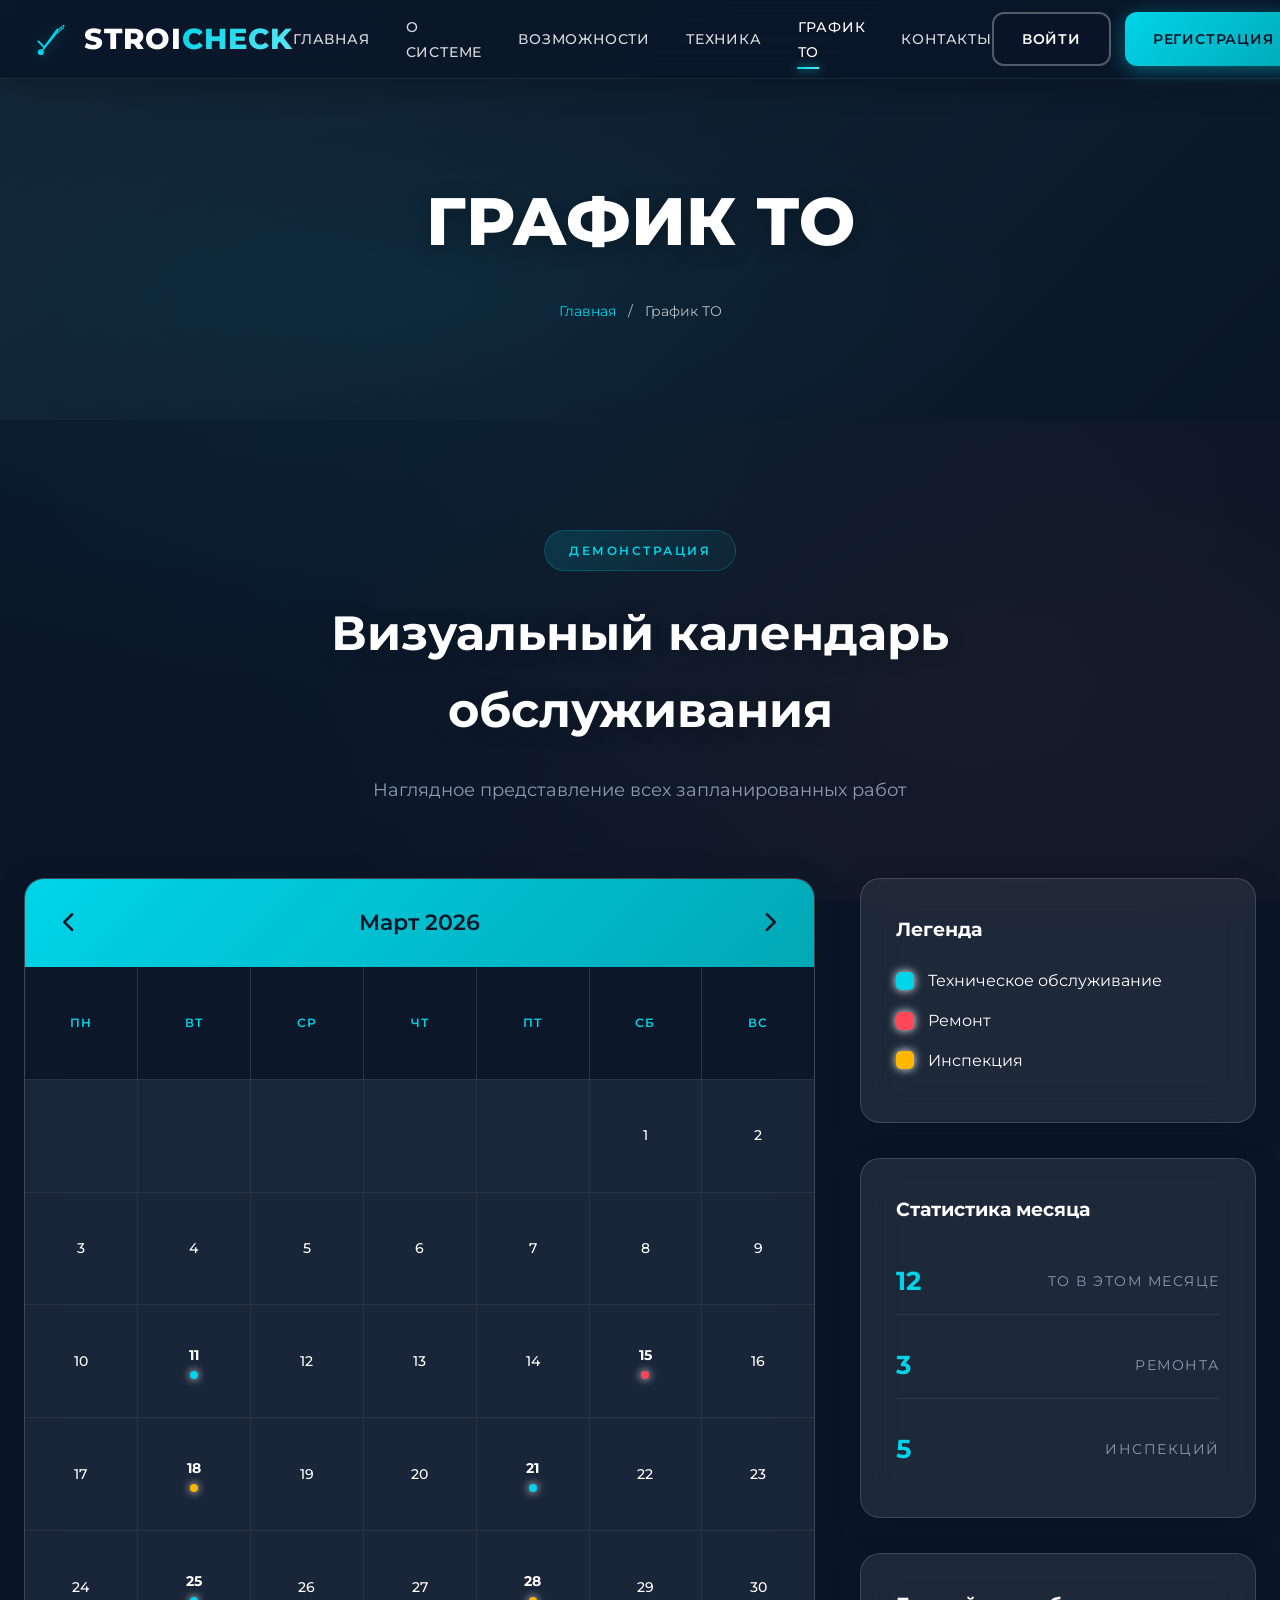
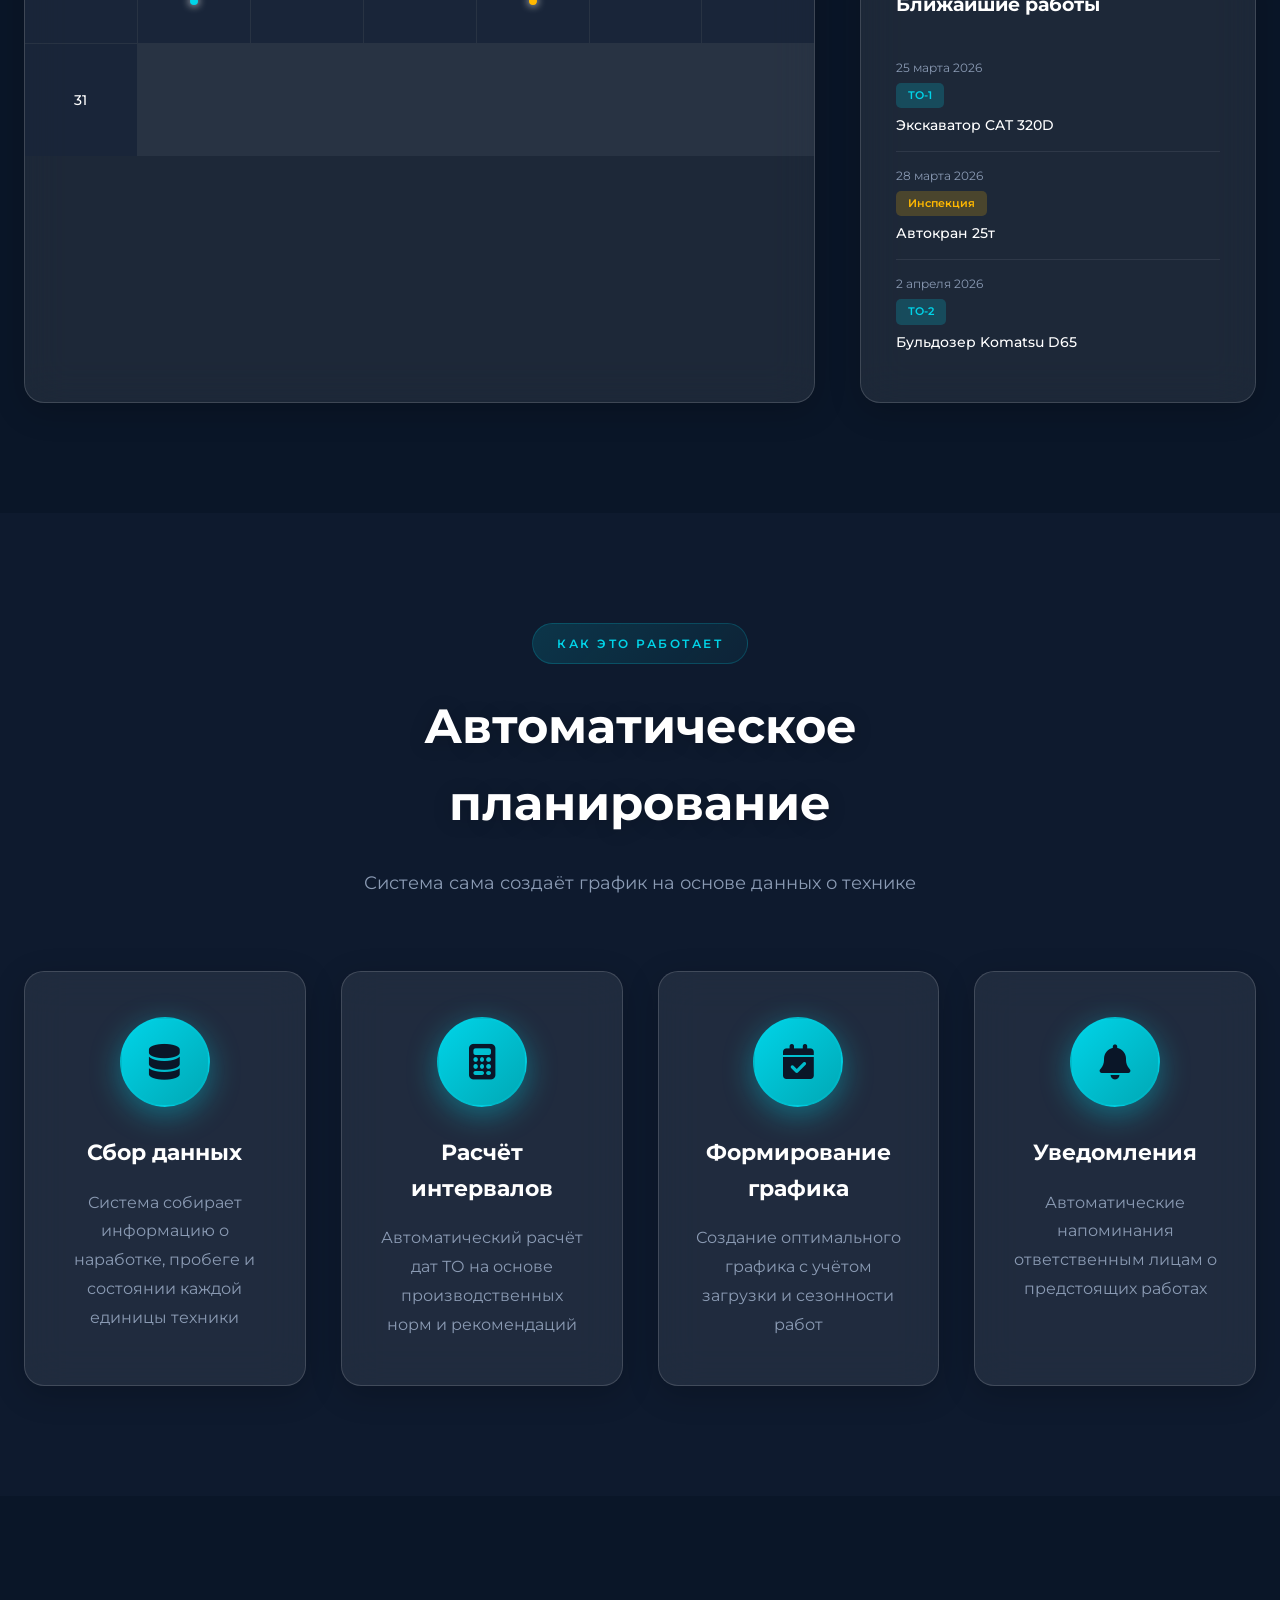
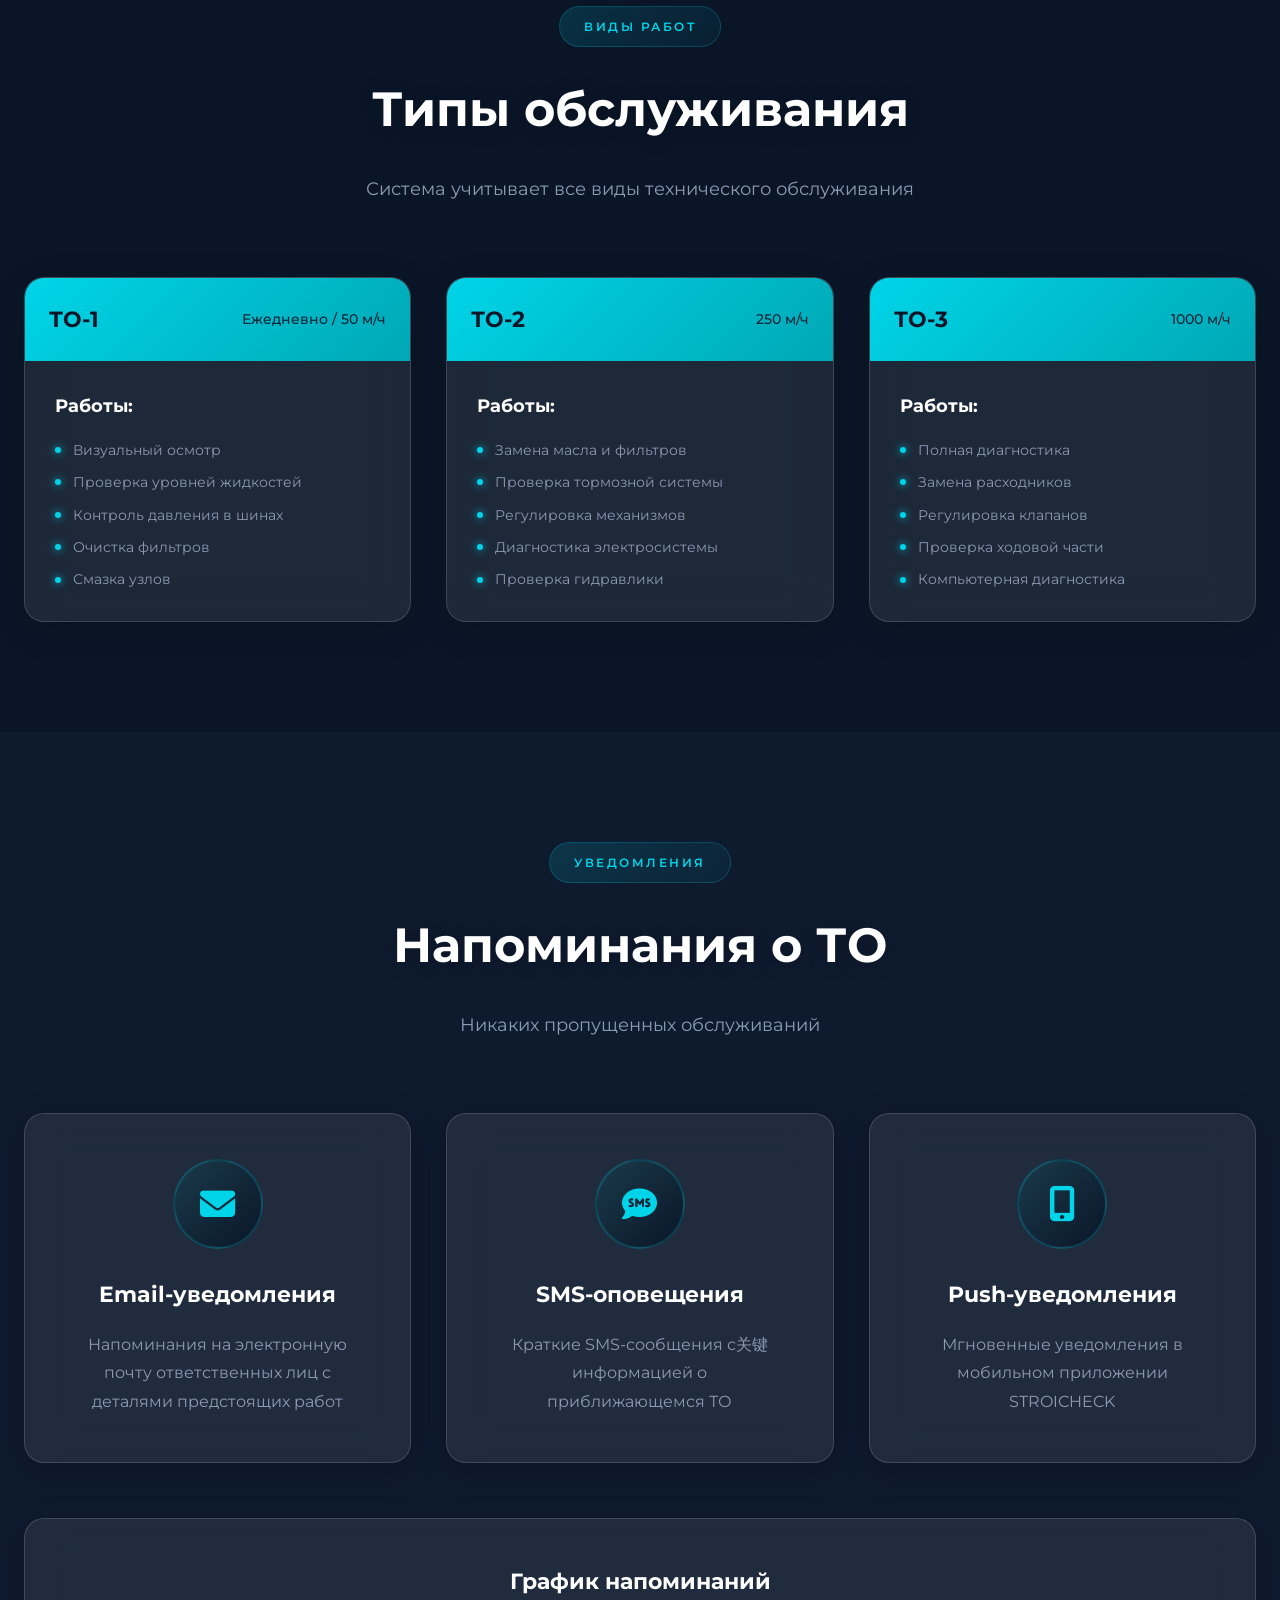
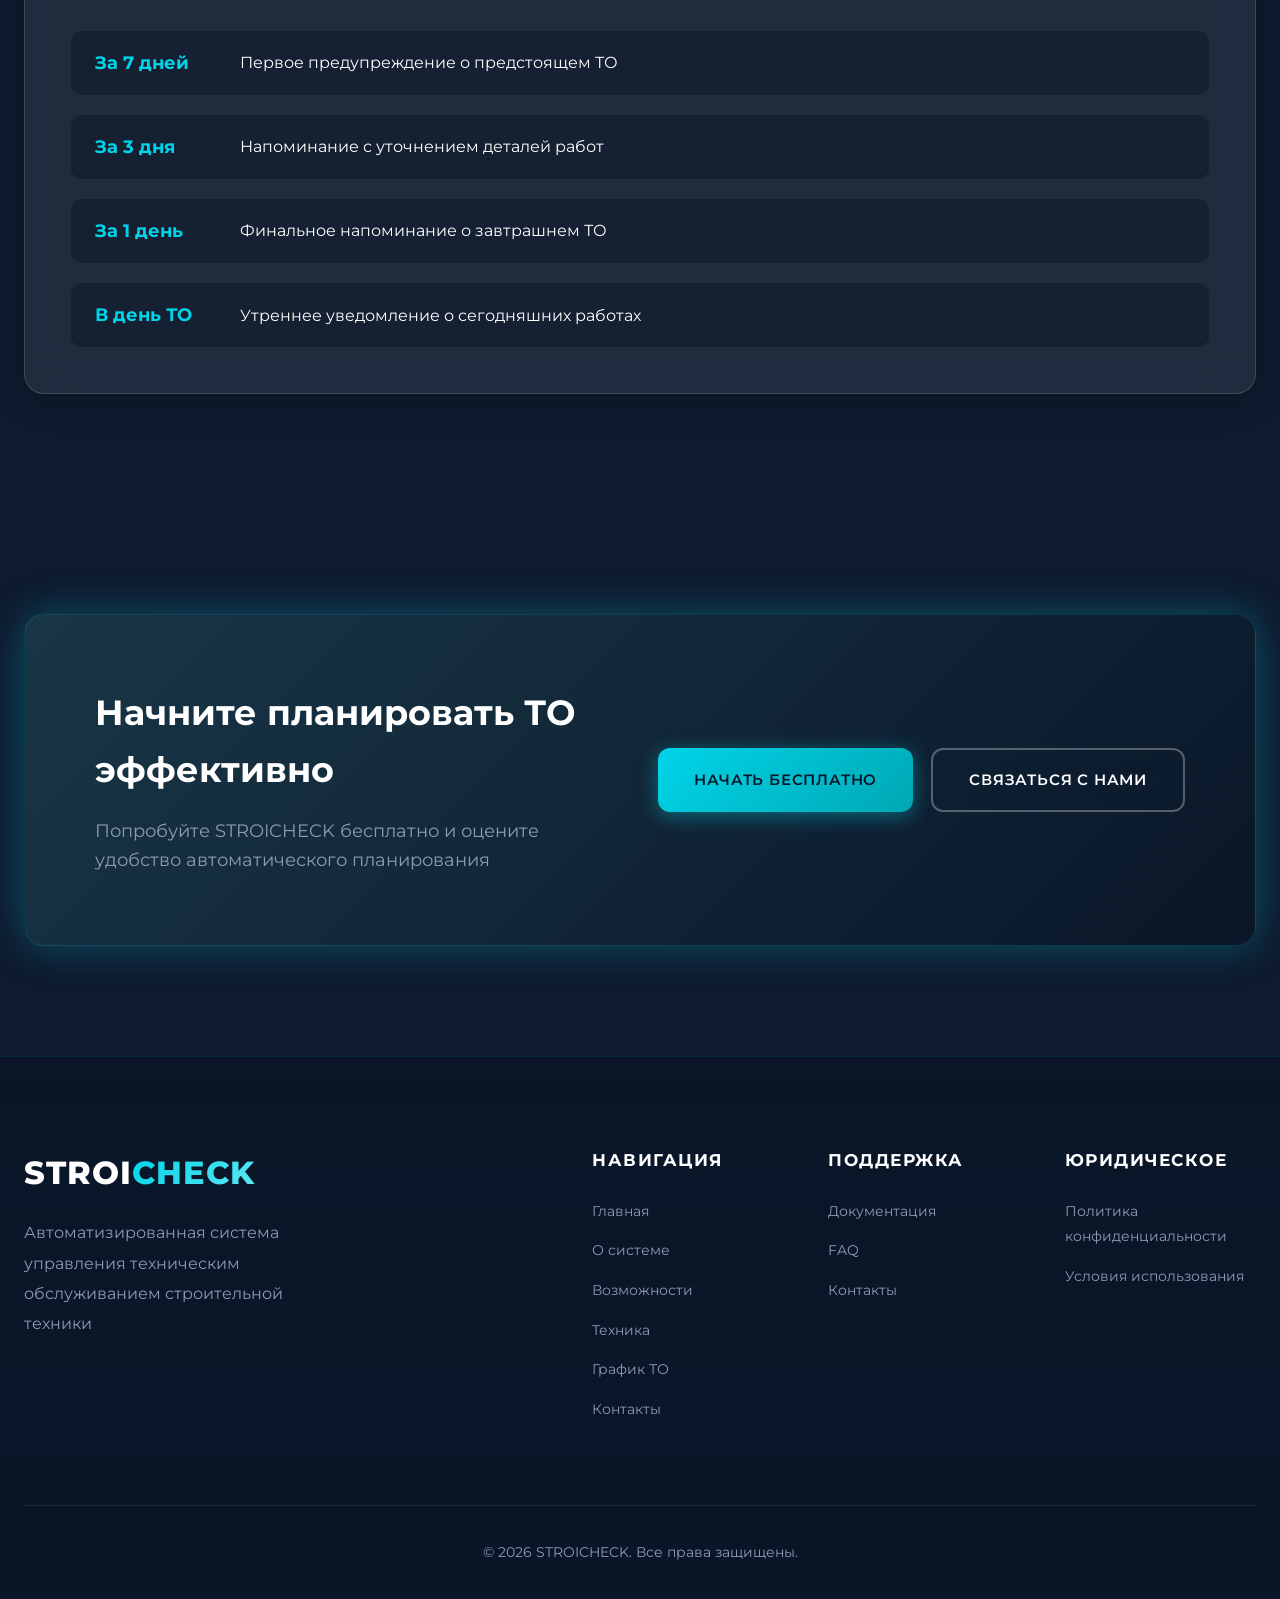
<file: schedule.html>
<!DOCTYPE html>
<html lang="ru">

<head>
    <meta charset="UTF-8">
    <meta name="viewport" content="width=device-width, initial-scale=1.0">
    <title>График ТО - STROICHECK</title>
    <link rel="stylesheet" href="style.css">
    <link href="https://fonts.googleapis.com/css2?family=Montserrat:wght@300;400;500;600;700;800&display=swap"
        rel="stylesheet">
    <link rel="stylesheet" href="https://cdnjs.cloudflare.com/ajax/libs/font-awesome/6.4.0/css/all.min.css">
</head>

<body>
    <!-- Navigation -->
    <nav class="navbar scrolled" id="navbar">
        <div class="container">
            <div class="nav-wrapper">
                <a href="index.html" class="logo">
                    <svg class="logo-icon" viewBox="0 0 200 200" xmlns="http://www.w3.org/2000/svg">
                        <!-- Checkmark -->
                        <g>
                            <!-- Left part of checkmark -->
                            <path d="M 60 110 L 85 135" stroke="currentColor" stroke-width="8" fill="none"
                                stroke-linecap="round" stroke-linejoin="round" />
                            <!-- Right part of checkmark -->
                            <path d="M 85 135 L 140 60" stroke="currentColor" stroke-width="8" fill="none"
                                stroke-linecap="round" stroke-linejoin="round" />
                        </g>
                        <!-- Crane -->
                        <g>
                            <!-- Crane base (pulley) -->
                            <circle cx="70" cy="155" r="12" fill="currentColor" />
                            <rect x="58" y="150" width="24" height="10" rx="5" fill="currentColor" />

                            <!-- Crane arm (boom) -->
                            <line x1="70" y1="155" x2="140" y2="70" stroke="currentColor" stroke-width="6"
                                stroke-linecap="round" />

                            <!-- Crane jib (lattice pattern) -->
                            <g stroke="currentColor" stroke-width="4" fill="none" stroke-linecap="round">
                                <line x1="140" y1="70" x2="160" y2="50" />
                                <line x1="142" y1="74" x2="162" y2="54" />
                                <line x1="138" y1="66" x2="158" y2="46" />
                            </g>

                            <!-- Hook -->
                            <g fill="currentColor">
                                <circle cx="165" cy="45" r="4" />
                                <path d="M 165 49 Q 165 55 162 58 Q 160 60 158 58" fill="none" stroke="currentColor"
                                    stroke-width="3" stroke-linecap="round" />
                            </g>
                        </g>
                    </svg>
                    <span class="logo-text">STROI<span class="logo-accent">CHECK</span></span>
                </a>
                <ul class="nav-menu" id="navMenu">
                    <li><a href="index.html" class="nav-link">Главная</a></li>
                    <li><a href="about.html" class="nav-link">О системе</a></li>
                    <li><a href="features.html" class="nav-link">Возможности</a></li>
                    <li><a href="equipment.html" class="nav-link">Техника</a></li>
                    <li><a href="schedule.html" class="nav-link active">График ТО</a></li>
                    <li><a href="contact.html" class="nav-link">Контакты</a></li>
                </ul>
                <div class="nav-actions">
                    <a href="#" class="btn btn-outline" onclick="showModal(); return false;">Войти</a>
                    <a href="#" class="btn btn-primary" onclick="showModal(); return false;">Регистрация</a>
                </div>
                <button class="mobile-toggle" id="mobileToggle">
                    <span></span>
                    <span></span>
                    <span></span>
                </button>
            </div>
        </div>
    </nav>

    <!-- Page Header -->
    <section class="page-header">
        <div class="page-header-bg"></div>
        <div class="page-header-overlay"></div>
        <div class="page-header-content">
            <div class="container">
                <h1>График ТО</h1>
                <nav class="breadcrumbs">
                    <a href="index.html">Главная</a>
                    <span>/</span>
                    <span>График ТО</span>
                </nav>
            </div>
        </div>
    </section>

    <!-- Schedule Demo Section -->
    <section class="schedule-demo-section section">
        <div class="container">
            <div class="section-header">
                <span class="section-tag">Демонстрация</span>
                <h2 class="section-title">Визуальный календарь обслуживания</h2>
                <p class="section-subtitle">
                    Наглядное представление всех запланированных работ
                </p>
            </div>
            <div class="schedule-demo-wrapper">
                <div class="schedule-calendar">
                    <div class="calendar-header">
                        <button class="calendar-nav"><i class="fas fa-chevron-left"></i></button>
                        <h3>Март 2026</h3>
                        <button class="calendar-nav"><i class="fas fa-chevron-right"></i></button>
                    </div>
                    <div class="calendar-grid">
                        <div class="calendar-day header">Пн</div>
                        <div class="calendar-day header">Вт</div>
                        <div class="calendar-day header">Ср</div>
                        <div class="calendar-day header">Чт</div>
                        <div class="calendar-day header">Пт</div>
                        <div class="calendar-day header">Сб</div>
                        <div class="calendar-day header">Вс</div>
                        <div class="calendar-day"></div>
                        <div class="calendar-day"></div>
                        <div class="calendar-day"></div>
                        <div class="calendar-day"></div>
                        <div class="calendar-day"></div>
                        <div class="calendar-day">1</div>
                        <div class="calendar-day">2</div>
                        <div class="calendar-day">3</div>
                        <div class="calendar-day">4</div>
                        <div class="calendar-day">5</div>
                        <div class="calendar-day">6</div>
                        <div class="calendar-day">7</div>
                        <div class="calendar-day">8</div>
                        <div class="calendar-day">9</div>
                        <div class="calendar-day">10</div>
                        <div class="calendar-day has-event">11<div class="event-dot maintenance"></div>
                        </div>
                        <div class="calendar-day">12</div>
                        <div class="calendar-day">13</div>
                        <div class="calendar-day">14</div>
                        <div class="calendar-day has-event">15<div class="event-dot repair"></div>
                        </div>
                        <div class="calendar-day">16</div>
                        <div class="calendar-day">17</div>
                        <div class="calendar-day has-event">18<div class="event-dot inspection"></div>
                        </div>
                        <div class="calendar-day">19</div>
                        <div class="calendar-day">20</div>
                        <div class="calendar-day has-event">21<div class="event-dot maintenance"></div>
                        </div>
                        <div class="calendar-day">22</div>
                        <div class="calendar-day">23</div>
                        <div class="calendar-day">24</div>
                        <div class="calendar-day has-event">25<div class="event-dot maintenance"></div>
                        </div>
                        <div class="calendar-day">26</div>
                        <div class="calendar-day">27</div>
                        <div class="calendar-day has-event">28<div class="event-dot inspection"></div>
                        </div>
                        <div class="calendar-day">29</div>
                        <div class="calendar-day">30</div>
                        <div class="calendar-day">31</div>
                    </div>
                </div>
                <div class="schedule-info-panel">
                    <div class="info-section">
                        <h3>Легенда</h3>
                        <div class="legend-item">
                            <div class="legend-dot maintenance"></div>
                            <span>Техническое обслуживание</span>
                        </div>
                        <div class="legend-item">
                            <div class="legend-dot repair"></div>
                            <span>Ремонт</span>
                        </div>
                        <div class="legend-item">
                            <div class="legend-dot inspection"></div>
                            <span>Инспекция</span>
                        </div>
                    </div>
                    <div class="info-section">
                        <h3>Статистика месяца</h3>
                        <div class="schedule-stats">
                            <div class="schedule-stat">
                                <span class="stat-value">12</span>
                                <span class="stat-label">ТО в этом месяце</span>
                            </div>
                            <div class="schedule-stat">
                                <span class="stat-value">3</span>
                                <span class="stat-label">Ремонта</span>
                            </div>
                            <div class="schedule-stat">
                                <span class="stat-value">5</span>
                                <span class="stat-label">Инспекций</span>
                            </div>
                        </div>
                    </div>
                    <div class="info-section">
                        <h3>Ближайшие работы</h3>
                        <div class="upcoming-item">
                            <span class="upcoming-date">25 марта 2026</span>
                            <span class="upcoming-type maintenance">ТО-1</span>
                            <span class="upcoming-equip">Экскаватор CAT 320D</span>
                        </div>
                        <div class="upcoming-item">
                            <span class="upcoming-date">28 марта 2026</span>
                            <span class="upcoming-type inspection">Инспекция</span>
                            <span class="upcoming-equip">Автокран 25т</span>
                        </div>
                        <div class="upcoming-item">
                            <span class="upcoming-date">2 апреля 2026</span>
                            <span class="upcoming-type maintenance">ТО-2</span>
                            <span class="upcoming-equip">Бульдозер Komatsu D65</span>
                        </div>
                    </div>
                </div>
            </div>
        </div>
    </section>

    <!-- How Schedule Works -->
    <section class="how-schedule-works section">
        <div class="container">
            <div class="section-header">
                <span class="section-tag">Как это работает</span>
                <h2 class="section-title">Автоматическое планирование</h2>
                <p class="section-subtitle">
                    Система сама создаёт график на основе данных о технике
                </p>
            </div>
            <div class="schedule-steps">
                <div class="schedule-step">
                    <div class="step-icon">
                        <i class="fas fa-database"></i>
                    </div>
                    <h3>Сбор данных</h3>
                    <p>Система собирает информацию о наработке, пробеге и состоянии каждой единицы техники</p>
                </div>
                <div class="schedule-step">
                    <div class="step-icon">
                        <i class="fas fa-calculator"></i>
                    </div>
                    <h3>Расчёт интервалов</h3>
                    <p>Автоматический расчёт дат ТО на основе производственных норм и рекомендаций</p>
                </div>
                <div class="schedule-step">
                    <div class="step-icon">
                        <i class="fas fa-calendar-check"></i>
                    </div>
                    <h3>Формирование графика</h3>
                    <p>Создание оптимального графика с учётом загрузки и сезонности работ</p>
                </div>
                <div class="schedule-step">
                    <div class="step-icon">
                        <i class="fas fa-bell"></i>
                    </div>
                    <h3>Уведомления</h3>
                    <p>Автоматические напоминания ответственным лицам о предстоящих работах</p>
                </div>
            </div>
        </div>
    </section>

    <!-- Maintenance Types -->
    <section class="maintenance-types section">
        <div class="container">
            <div class="section-header">
                <span class="section-tag">Виды работ</span>
                <h2 class="section-title">Типы обслуживания</h2>
                <p class="section-subtitle">
                    Система учитывает все виды технического обслуживания
                </p>
            </div>
            <div class="maintenance-grid">
                <div class="maintenance-card">
                    <div class="maintenance-header">
                        <span class="maintenance-type">ТО-1</span>
                        <span class="maintenance-interval">Ежедневно / 50 м/ч</span>
                    </div>
                    <div class="maintenance-content">
                        <h4>Работы:</h4>
                        <ul>
                            <li>Визуальный осмотр</li>
                            <li>Проверка уровней жидкостей</li>
                            <li>Контроль давления в шинах</li>
                            <li>Очистка фильтров</li>
                            <li>Смазка узлов</li>
                        </ul>
                    </div>
                </div>
                <div class="maintenance-card">
                    <div class="maintenance-header">
                        <span class="maintenance-type">ТО-2</span>
                        <span class="maintenance-interval">250 м/ч</span>
                    </div>
                    <div class="maintenance-content">
                        <h4>Работы:</h4>
                        <ul>
                            <li>Замена масла и фильтров</li>
                            <li>Проверка тормозной системы</li>
                            <li>Регулировка механизмов</li>
                            <li>Диагностика электросистемы</li>
                            <li>Проверка гидравлики</li>
                        </ul>
                    </div>
                </div>
                <div class="maintenance-card">
                    <div class="maintenance-header">
                        <span class="maintenance-type">ТО-3</span>
                        <span class="maintenance-interval">1000 м/ч</span>
                    </div>
                    <div class="maintenance-content">
                        <h4>Работы:</h4>
                        <ul>
                            <li>Полная диагностика</li>
                            <li>Замена расходников</li>
                            <li>Регулировка клапанов</li>
                            <li>Проверка ходовой части</li>
                            <li>Компьютерная диагностика</li>
                        </ul>
                    </div>
                </div>
            </div>
        </div>
    </section>

    <!-- Notifications Section -->
    <section class="notifications-section section">
        <div class="container">
            <div class="section-header">
                <span class="section-tag">Уведомления</span>
                <h2 class="section-title">Напоминания о ТО</h2>
                <p class="section-subtitle">
                    Никаких пропущенных обслуживаний
                </p>
            </div>
            <div class="notifications-grid">
                <div class="notification-card">
                    <div class="notification-icon">
                        <i class="fas fa-envelope"></i>
                    </div>
                    <h3>Email-уведомления</h3>
                    <p>Напоминания на электронную почту ответственных лиц с деталями предстоящих работ</p>
                </div>
                <div class="notification-card">
                    <div class="notification-icon">
                        <i class="fas fa-sms"></i>
                    </div>
                    <h3>SMS-оповещения</h3>
                    <p>Краткие SMS-сообщения с关键 информацией о приближающемся ТО</p>
                </div>
                <div class="notification-card">
                    <div class="notification-icon">
                        <i class="fas fa-mobile-alt"></i>
                    </div>
                    <h3>Push-уведомления</h3>
                    <p>Мгновенные уведомления в мобильном приложении STROICHECK</p>
                </div>
            </div>
            <div class="notification-schedule">
                <h3>График напоминаний</h3>
                <div class="schedule-timeline">
                    <div class="timeline-item">
                        <span class="timeline-time">За 7 дней</span>
                        <span class="timeline-desc">Первое предупреждение о предстоящем ТО</span>
                    </div>
                    <div class="timeline-item">
                        <span class="timeline-time">За 3 дня</span>
                        <span class="timeline-desc">Напоминание с уточнением деталей работ</span>
                    </div>
                    <div class="timeline-item">
                        <span class="timeline-time">За 1 день</span>
                        <span class="timeline-desc">Финальное напоминание о завтрашнем ТО</span>
                    </div>
                    <div class="timeline-item">
                        <span class="timeline-time">В день ТО</span>
                        <span class="timeline-desc">Утреннее уведомление о сегодняшних работах</span>
                    </div>
                </div>
            </div>
        </div>
    </section>

    <!-- CTA Section -->
    <section class="cta-section section">
        <div class="container">
            <div class="cta-box">
                <div class="cta-content">
                    <h2>Начните планировать ТО эффективно</h2>
                    <p>Попробуйте STROICHECK бесплатно и оцените удобство автоматического планирования</p>
                </div>
                <div class="cta-buttons">
                    <a href="#" class="btn btn-primary btn-lg" onclick="showModal(); return false;">Начать бесплатно</a>
                    <a href="contact.html" class="btn btn-outline btn-lg">Связаться с нами</a>
                </div>
            </div>
        </div>
    </section>

    <!-- Footer -->
    <footer class="footer">
        <div class="container">
            <div class="footer-wrapper">
                <div class="footer-brand">
                    <span class="footer-logo-text">STROI<span class="logo-accent">CHECK</span></span>
                    <p>Автоматизированная система управления техническим обслуживанием строительной техники</p>
                </div>
                <div class="footer-links">
                    <div class="footer-column">
                        <h4>Навигация</h4>
                        <ul>
                            <li><a href="index.html">Главная</a></li>
                            <li><a href="about.html">О системе</a></li>
                            <li><a href="features.html">Возможности</a></li>
                            <li><a href="equipment.html">Техника</a></li>
                            <li><a href="schedule.html">График ТО</a></li>
                            <li><a href="contact.html">Контакты</a></li>
                        </ul>
                    </div>
                    <div class="footer-column">
                        <h4>Поддержка</h4>
                        <ul>
                            <li><a href="#" onclick="showModal(); return false;">Документация</a></li>
                            <li><a href="#" onclick="showModal(); return false;">FAQ</a></li>
                            <li><a href="contact.html">Контакты</a></li>
                        </ul>
                    </div>
                    <div class="footer-column">
                        <h4>Юридическое</h4>
                        <ul>
                            <li><a href="#" onclick="showModal(); return false;">Политика конфиденциальности</a></li>
                            <li><a href="#" onclick="showModal(); return false;">Условия использования</a></li>
                        </ul>
                    </div>
                </div>
            </div>
            <div class="footer-bottom">
                <p>&copy; 2026 STROICHECK. Все права защищены.</p>
            </div>
        </div>
    </footer>

    <!-- Modal -->
    <div class="modal" id="modal">
        <div class="modal-content">
            <button class="modal-close" id="modalClose" onclick="hideModal()"><i class="fas fa-times"></i></button>
            <div class="modal-body">
                <h3>Скоро!</h3>
                <p>Эта функция находится в разработке. Следите за обновлениями потому что делал всё это только одиин
                    бедный студент!</p>
            </div>
        </div>
    </div>

    <script src="main.js"></script>
</body>

</html>
</file>
<file: style.css>
/* ========================================
   STROICHECK - Construction Equipment Maintenance System
   Enhanced Modern Stylesheet
   ======================================== */

/* CSS Variables */
:root {
    --primary: #00d4e8;
    --primary-dark: #00a8b5;
    --primary-light: #5ee7f5;
    --secondary: #1a3a4a;
    --accent: #ff6b35;
    --accent-glow: rgba(255, 107, 53, 0.4);
    --dark: #0a1628;
    --dark-light: #121f35;
    --dark-card: rgba(18, 31, 53, 0.7);
    --light: #ffffff;
    --gray: #8b9bb4;
    --gray-light: #e8ecf2;
    --success: #00d084;
    --warning: #ffb800;
    --danger: #ff4757;

    --font-main: 'Montserrat', sans-serif;

    --shadow-sm: 0 2px 8px rgba(0, 0, 0, 0.1);
    --shadow-md: 0 8px 24px rgba(0, 0, 0, 0.15);
    --shadow-lg: 0 16px 48px rgba(0, 0, 0, 0.2);
    --shadow-xl: 0 24px 80px rgba(0, 0, 0, 0.3);
    --shadow-glow: 0 0 40px rgba(0, 212, 232, 0.3);
    --shadow-accent: 0 0 30px rgba(255, 107, 53, 0.4);

    --transition-fast: 0.2s cubic-bezier(0.4, 0, 0.2, 1);
    --transition-normal: 0.3s cubic-bezier(0.4, 0, 0.2, 1);
    --transition-slow: 0.5s cubic-bezier(0.4, 0, 0.2, 1);

    --border-radius: 12px;
    --border-radius-lg: 20px;
    --border-radius-xl: 28px;

    --glass-bg: rgba(255, 255, 255, 0.08);
    --glass-border: rgba(255, 255, 255, 0.15);
    --glass-shadow: 0 8px 32px rgba(0, 0, 0, 0.2);
}

/* Reset & Base */
*,
*::before,
*::after {
    margin: 0;
    padding: 0;
    box-sizing: border-box;
}

html {
    scroll-behavior: smooth;
    font-size: 16px;
}

body {
    font-family: var(--font-main);
    color: var(--light);
    line-height: 1.6;
    overflow-x: hidden;
    background: var(--dark);
    background-image:
        radial-gradient(ellipse at 20% 20%, rgba(0, 212, 232, 0.08) 0%, transparent 50%),
        radial-gradient(ellipse at 80% 80%, rgba(255, 107, 53, 0.05) 0%, transparent 50%),
        radial-gradient(ellipse at 50% 50%, rgba(0, 168, 181, 0.03) 0%, transparent 70%);
    background-attachment: fixed;
}

a {
    text-decoration: none;
    color: inherit;
    transition: var(--transition-normal);
}

ul {
    list-style: none;
}

img {
    max-width: 100%;
    height: auto;
}

.container {
    max-width: 1280px;
    margin: 0 auto;
    padding: 0 24px;
}

/* ========================================
   Logo Styles
   ======================================== */
.logo {
    display: flex;
    align-items: center;
    gap: 12px;
    text-decoration: none;
    transition: var(--transition-normal);
}

.logo:hover {
    transform: scale(1.02);
}

.logo-icon {
    height: 48px;
    width: 48px;
    color: var(--primary);
    filter: drop-shadow(0 2px 8px rgba(0, 212, 232, 0.3));
    transition: var(--transition-normal);
}

.logo:hover .logo-icon {
    filter: drop-shadow(0 4px 16px rgba(0, 212, 232, 0.5));
    color: var(--primary-light);
}

.logo-text {
    font-size: 1.8rem;
    font-weight: 800;
    color: var(--light);
    letter-spacing: 1px;
}

.logo-accent {
    background: linear-gradient(135deg, var(--primary) 0%, var(--primary-light) 100%);
    -webkit-background-clip: text;
    -webkit-text-fill-color: transparent;
    background-clip: text;
}

.footer-logo-text {
    font-size: 2rem;
    font-weight: 800;
    color: var(--light);
    letter-spacing: 1px;
    display: inline-block;
    margin-bottom: 20px;
}

/* ========================================
   Buttons - Enhanced
   ======================================== */
.btn {
    display: inline-flex;
    align-items: center;
    justify-content: center;
    gap: 10px;
    padding: 14px 28px;
    font-family: var(--font-main);
    font-size: 14px;
    font-weight: 600;
    border: none;
    border-radius: var(--border-radius);
    cursor: pointer;
    transition: all var(--transition-normal);
    text-transform: uppercase;
    letter-spacing: 0.8px;
    position: relative;
    overflow: hidden;
}

.btn::before {
    content: '';
    position: absolute;
    top: 0;
    left: -100%;
    width: 100%;
    height: 100%;
    background: linear-gradient(90deg, transparent, rgba(255, 255, 255, 0.2), transparent);
    transition: left 0.5s ease;
}

.btn:hover::before {
    left: 100%;
}

.btn-primary {
    background: linear-gradient(135deg, var(--primary) 0%, var(--primary-dark) 100%);
    color: var(--dark);
    box-shadow: 0 4px 20px rgba(0, 212, 232, 0.4);
}

.btn-primary:hover {
    transform: translateY(-3px);
    box-shadow: 0 8px 30px rgba(0, 212, 232, 0.5), 0 0 20px rgba(0, 212, 232, 0.3);
}

.btn-outline {
    background: transparent;
    color: var(--light);
    border: 2px solid rgba(255, 255, 255, 0.3);
    backdrop-filter: blur(10px);
}

.btn-outline:hover {
    background: rgba(255, 255, 255, 0.1);
    border-color: var(--primary);
    box-shadow: 0 0 20px rgba(0, 212, 232, 0.3);
    transform: translateY(-3px);
}

.btn-lg {
    padding: 18px 36px;
    font-size: 15px;
}

.btn-block {
    width: 100%;
}

/* ========================================
   Navigation - Glassmorphism
   ======================================== */
.navbar {
    position: fixed;
    top: 0;
    left: 0;
    right: 0;
    z-index: 1000;
    padding: 16px 0;
    transition: all var(--transition-normal);
}

.navbar.scrolled {
    background: rgba(10, 22, 40, 0.85);
    backdrop-filter: blur(20px);
    -webkit-backdrop-filter: blur(20px);
    padding: 12px 0;
    box-shadow: 0 4px 30px rgba(0, 0, 0, 0.3);
    border-bottom: 1px solid rgba(255, 255, 255, 0.08);
}

.nav-wrapper {
    display: flex;
    align-items: center;
    justify-content: space-between;
}

.logo img {
    height: 52px;
    width: auto;
    filter: drop-shadow(0 2px 8px rgba(0, 212, 232, 0.3));
    transition: var(--transition-normal);
}

.logo:hover img {
    filter: drop-shadow(0 4px 16px rgba(0, 212, 232, 0.5));
    transform: scale(1.02);
}

.nav-menu {
    display: flex;
    align-items: center;
    gap: 36px;
}

.nav-link {
    color: rgba(255, 255, 255, 0.85);
    font-size: 14px;
    font-weight: 500;
    text-transform: uppercase;
    letter-spacing: 0.8px;
    position: relative;
    padding: 8px 0;
}

.nav-link::after {
    content: '';
    position: absolute;
    bottom: 0;
    left: 50%;
    width: 0;
    height: 2px;
    background: linear-gradient(90deg, var(--primary), var(--primary-light));
    transition: all var(--transition-normal);
    transform: translateX(-50%);
    box-shadow: 0 0 10px var(--primary);
}

.nav-link:hover,
.nav-link.active {
    color: var(--light);
}

.nav-link:hover::after,
.nav-link.active::after {
    width: 100%;
}

.nav-actions {
    display: flex;
    gap: 14px;
}

.mobile-toggle {
    display: none;
    flex-direction: column;
    gap: 5px;
    background: none;
    border: none;
    cursor: pointer;
    padding: 8px;
}

.mobile-toggle span {
    display: block;
    width: 26px;
    height: 2px;
    background: var(--light);
    transition: var(--transition-normal);
    border-radius: 2px;
}

/* ========================================
   Hero Section - Enhanced
   ======================================== */
.hero {
    position: relative;
    min-height: 100vh;
    display: flex;
    align-items: center;
    justify-content: center;
    overflow: hidden;
}

.hero-video {
    position: absolute;
    top: 0;
    left: 0;
    width: 100%;
    height: 100%;
    z-index: -1;
}

.hero-bg {
    position: absolute;
    top: 0;
    left: 0;
    width: 100%;
    height: 100%;
    background:
        radial-gradient(ellipse at 20% 80%, rgba(0, 212, 232, 0.15) 0%, transparent 50%),
        radial-gradient(ellipse at 80% 20%, rgba(255, 107, 53, 0.1) 0%, transparent 40%),
        linear-gradient(135deg, var(--dark) 0%, var(--secondary) 50%, var(--dark) 100%);
    background-size: 400% 400%;
    animation: gradientShift 20s ease infinite;
}

@keyframes gradientShift {

    0%,
    100% {
        background-position: 0% 50%;
    }

    50% {
        background-position: 100% 50%;
    }
}

.hero-overlay {
    position: absolute;
    top: 0;
    left: 0;
    width: 100%;
    height: 100%;
    background: linear-gradient(180deg, rgba(10, 22, 40, 0.3) 0%, rgba(10, 22, 40, 0.7) 100%);
}

.hero-content {
    position: relative;
    z-index: 1;
    padding: 140px 0 100px;
    text-align: center;
}

.hero-title {
    font-size: clamp(2.2rem, 5.5vw, 4rem);
    font-weight: 800;
    color: var(--light);
    line-height: 1.15;
    margin-bottom: 28px;
    text-transform: uppercase;
    text-shadow: 0 4px 30px rgba(0, 0, 0, 0.3);
}

.hero-title .highlight {
    background: linear-gradient(135deg, var(--primary) 0%, var(--primary-light) 100%);
    -webkit-background-clip: text;
    -webkit-text-fill-color: transparent;
    background-clip: text;
    position: relative;
}

.hero-subtitle {
    font-size: clamp(1.1rem, 2.2vw, 1.35rem);
    color: rgba(255, 255, 255, 0.85);
    max-width: 720px;
    margin: 0 auto 48px;
    line-height: 1.8;
}

.hero-buttons {
    display: flex;
    gap: 24px;
    justify-content: center;
    flex-wrap: wrap;
    margin-bottom: 70px;
}

.hero-stats {
    display: flex;
    justify-content: center;
    gap: 70px;
    flex-wrap: wrap;
}

.stat-item {
    text-align: center;
    padding: 20px 30px;
    background: var(--glass-bg);
    backdrop-filter: blur(10px);
    border-radius: var(--border-radius-lg);
    border: 1px solid var(--glass-border);
    transition: var(--transition-normal);
}

.stat-item:hover {
    transform: translateY(-5px);
    box-shadow: var(--shadow-glow);
    border-color: rgba(0, 212, 232, 0.3);
}

.stat-number {
    display: block;
    font-size: 3.2rem;
    font-weight: 800;
    background: linear-gradient(135deg, var(--primary) 0%, var(--primary-light) 100%);
    -webkit-background-clip: text;
    -webkit-text-fill-color: transparent;
    background-clip: text;
    line-height: 1;
    margin-bottom: 8px;
}

.stat-label {
    font-size: 13px;
    color: var(--gray);
    text-transform: uppercase;
    letter-spacing: 1.5px;
}

.scroll-indicator {
    position: absolute;
    bottom: 40px;
    left: 50%;
    transform: translateX(-50%);
    display: flex;
    flex-direction: column;
    align-items: center;
    gap: 12px;
    color: rgba(255, 255, 255, 0.7);
    font-size: 11px;
    text-transform: uppercase;
    letter-spacing: 3px;
    animation: bounce 2.5s infinite;
}

.scroll-indicator i {
    font-size: 1.2rem;
    color: var(--primary);
}

@keyframes bounce {

    0%,
    20%,
    50%,
    80%,
    100% {
        transform: translateX(-50%) translateY(0);
    }

    40% {
        transform: translateX(-50%) translateY(-12px);
    }

    60% {
        transform: translateX(-50%) translateY(-6px);
    }
}

/* ========================================
   Page Header - Enhanced
   ======================================== */
.page-header {
    position: relative;
    min-height: 420px;
    display: flex;
    align-items: center;
    justify-content: center;
    margin-top: 0;
    overflow: hidden;
}

.page-header-bg {
    position: absolute;
    top: 0;
    left: 0;
    width: 100%;
    height: 100%;
    background:
        radial-gradient(ellipse at 30% 70%, rgba(0, 212, 232, 0.12) 0%, transparent 50%),
        linear-gradient(135deg, var(--secondary) 0%, var(--dark) 100%);
}

.page-header-overlay {
    position: absolute;
    top: 0;
    left: 0;
    width: 100%;
    height: 100%;
    background: rgba(10, 22, 40, 0.5);
}

.page-header-content {
    position: relative;
    z-index: 1;
    text-align: center;
    padding: 140px 0 70px;
}

.page-header h1 {
    font-size: clamp(2.8rem, 5.5vw, 4.2rem);
    font-weight: 800;
    color: var(--light);
    margin-bottom: 24px;
    text-transform: uppercase;
    text-shadow: 0 4px 20px rgba(0, 0, 0, 0.3);
}

.breadcrumbs {
    display: flex;
    align-items: center;
    justify-content: center;
    gap: 12px;
    color: rgba(255, 255, 255, 0.7);
    font-size: 14px;
}

.breadcrumbs a {
    color: var(--primary);
    position: relative;
}

.breadcrumbs a::after {
    content: '';
    position: absolute;
    bottom: -2px;
    left: 0;
    width: 0;
    height: 1px;
    background: var(--primary);
    transition: width var(--transition-normal);
}

.breadcrumbs a:hover::after {
    width: 100%;
}

/* ========================================
   Section Styles - Enhanced
   ======================================== */
.section {
    padding: 110px 0;
    position: relative;
}

.section-header {
    text-align: center;
    max-width: 760px;
    margin: 0 auto 70px;
}

.section-tag {
    display: inline-block;
    padding: 10px 24px;
    background: linear-gradient(135deg, rgba(0, 212, 232, 0.15) 0%, rgba(0, 212, 232, 0.05) 100%);
    color: var(--primary);
    font-size: 12px;
    font-weight: 600;
    text-transform: uppercase;
    letter-spacing: 2.5px;
    border-radius: 50px;
    margin-bottom: 24px;
    border: 1px solid rgba(0, 212, 232, 0.2);
}

.section-title {
    font-size: clamp(2.2rem, 4.5vw, 3rem);
    font-weight: 700;
    color: var(--light);
    margin-bottom: 24px;
    text-shadow: 0 2px 20px rgba(0, 0, 0, 0.2);
}

.section-subtitle {
    font-size: 1.15rem;
    color: var(--gray);
    line-height: 1.9;
}

.section-cta {
    text-align: center;
    margin-top: 60px;
}

/* ========================================
   About Section - Glass Cards
   ======================================== */
.about {
    background: transparent;
}

.about-grid {
    display: grid;
    grid-template-columns: repeat(auto-fit, minmax(280px, 1fr));
    gap: 32px;
}

.about-card {
    background: var(--glass-bg);
    backdrop-filter: blur(20px);
    -webkit-backdrop-filter: blur(20px);
    padding: 45px 32px;
    border-radius: var(--border-radius-lg);
    text-align: center;
    box-shadow: var(--glass-shadow);
    transition: all var(--transition-normal);
    border: 1px solid var(--glass-border);
    position: relative;
    overflow: hidden;
}

.about-card::before {
    content: '';
    position: absolute;
    top: 0;
    left: 0;
    right: 0;
    height: 3px;
    background: linear-gradient(90deg, var(--primary), var(--primary-light));
    transform: scaleX(0);
    transition: transform var(--transition-normal);
}

.about-card:hover {
    transform: translateY(-12px);
    box-shadow: var(--shadow-glow), var(--glass-shadow);
    border-color: rgba(0, 212, 232, 0.3);
}

.about-card:hover::before {
    transform: scaleX(1);
}

.about-icon {
    width: 90px;
    height: 90px;
    background: linear-gradient(135deg, var(--primary) 0%, var(--primary-dark) 100%);
    border-radius: 50%;
    display: flex;
    align-items: center;
    justify-content: center;
    margin: 0 auto 28px;
    font-size: 2.2rem;
    color: var(--dark);
    box-shadow: 0 8px 30px rgba(0, 212, 232, 0.4);
    transition: var(--transition-normal);
}

.about-card:hover .about-icon {
    transform: scale(1.1) rotate(5deg);
    box-shadow: 0 12px 40px rgba(0, 212, 232, 0.5);
}

.about-card h3 {
    font-size: 1.35rem;
    font-weight: 700;
    color: var(--light);
    margin-bottom: 18px;
}

.about-card p {
    color: var(--gray);
    line-height: 1.8;
    margin-bottom: 18px;
}

.card-link {
    color: var(--primary);
    font-weight: 600;
    font-size: 14px;
    display: inline-flex;
    align-items: center;
    gap: 8px;
}

.card-link:hover {
    color: var(--primary-light);
    gap: 12px;
}

.card-link i {
    transition: var(--transition-fast);
}

/* About Page Styles */
.about-intro-grid {
    display: grid;
    grid-template-columns: 1.2fr 1fr;
    gap: 70px;
    align-items: center;
}

.about-intro-content h2 {
    font-size: 2.4rem;
    font-weight: 700;
    color: var(--light);
    margin-bottom: 24px;
}

.about-intro-content p {
    color: var(--gray);
    line-height: 1.9;
    margin-bottom: 20px;
}

.about-stats-row {
    display: flex;
    gap: 50px;
    margin-top: 40px;
}

.about-stat {
    text-align: center;
    padding: 20px 25px;
    background: var(--glass-bg);
    backdrop-filter: blur(10px);
    border-radius: var(--border-radius);
    border: 1px solid var(--glass-border);
}

.about-stat-number {
    display: block;
    font-size: 2.8rem;
    font-weight: 800;
    background: linear-gradient(135deg, var(--primary) 0%, var(--primary-light) 100%);
    -webkit-background-clip: text;
    -webkit-text-fill-color: transparent;
    background-clip: text;
}

.about-stat-label {
    font-size: 13px;
    color: var(--gray);
    text-transform: uppercase;
    letter-spacing: 1px;
}

.about-image-placeholder {
    aspect-ratio: 1;
    background: linear-gradient(135deg, rgba(0, 212, 232, 0.2) 0%, rgba(26, 58, 74, 0.4) 100%);
    border-radius: var(--border-radius-lg);
    display: flex;
    align-items: center;
    justify-content: center;
    font-size: 6rem;
    color: var(--primary);
    border: 1px solid rgba(0, 212, 232, 0.2);
    box-shadow: var(--shadow-glow);
}

/* Mission Section */
.mission-section {
    background: rgba(18, 31, 53, 0.5);
}

.mission-grid {
    display: grid;
    grid-template-columns: 1fr 1.2fr;
    gap: 70px;
    align-items: center;
}

.mission-image-placeholder {
    aspect-ratio: 1;
    background: linear-gradient(135deg, rgba(26, 58, 74, 0.5) 0%, rgba(10, 22, 40, 0.7) 100%);
    border-radius: var(--border-radius-lg);
    display: flex;
    align-items: center;
    justify-content: center;
    font-size: 6rem;
    color: var(--accent);
    border: 1px solid rgba(255, 107, 53, 0.2);
    box-shadow: var(--shadow-accent);
}

.mission-content h2 {
    font-size: 2.4rem;
    font-weight: 700;
    color: var(--light);
    margin-bottom: 24px;
}

.mission-content p {
    color: var(--gray);
    line-height: 1.9;
    margin-bottom: 28px;
}

.mission-list {
    display: flex;
    flex-direction: column;
    gap: 16px;
}

.mission-list li {
    display: flex;
    align-items: center;
    gap: 14px;
    color: var(--light);
    font-weight: 500;
}

.mission-list li i {
    color: var(--success);
    font-size: 1.4rem;
}

/* About Features */
.about-features-grid {
    display: grid;
    grid-template-columns: repeat(auto-fit, minmax(480px, 1fr));
    gap: 35px;
}

.about-feature-card {
    background: var(--glass-bg);
    backdrop-filter: blur(20px);
    padding: 45px;
    border-radius: var(--border-radius-lg);
    box-shadow: var(--glass-shadow);
    border: 1px solid var(--glass-border);
    transition: var(--transition-normal);
}

.about-feature-card:hover {
    transform: translateY(-5px);
    box-shadow: var(--shadow-glow), var(--glass-shadow);
    border-color: rgba(0, 212, 232, 0.3);
}

.about-feature-icon {
    width: 75px;
    height: 75px;
    background: linear-gradient(135deg, var(--primary) 0%, var(--primary-dark) 100%);
    border-radius: var(--border-radius);
    display: flex;
    align-items: center;
    justify-content: center;
    font-size: 2.2rem;
    color: var(--dark);
    margin-bottom: 28px;
    box-shadow: 0 8px 25px rgba(0, 212, 232, 0.4);
}

.about-feature-card h3 {
    font-size: 1.6rem;
    font-weight: 700;
    color: var(--light);
    margin-bottom: 18px;
}

.about-feature-card>p {
    color: var(--gray);
    line-height: 1.8;
    margin-bottom: 24px;
}

.about-feature-card h4 {
    font-size: 13px;
    font-weight: 700;
    color: var(--primary);
    margin-bottom: 14px;
    text-transform: uppercase;
    letter-spacing: 1px;
}

.feature-sublist {
    display: flex;
    flex-direction: column;
    gap: 10px;
}

.feature-sublist li {
    color: var(--gray);
    font-size: 14px;
    padding-left: 18px;
    position: relative;
}

.feature-sublist li::before {
    content: '';
    position: absolute;
    left: 0;
    top: 50%;
    transform: translateY(-50%);
    width: 6px;
    height: 6px;
    background: var(--primary);
    border-radius: 50%;
    box-shadow: 0 0 8px var(--primary);
}

/* How It Works */
.how-it-works {
    background: rgba(18, 31, 53, 0.5);
}

.steps-grid {
    display: grid;
    grid-template-columns: repeat(auto-fit, minmax(260px, 1fr));
    gap: 35px;
}

.step-card {
    background: var(--glass-bg);
    backdrop-filter: blur(20px);
    padding: 50px 35px;
    border-radius: var(--border-radius-lg);
    text-align: center;
    box-shadow: var(--glass-shadow);
    position: relative;
    border: 1px solid var(--glass-border);
    transition: var(--transition-normal);
}

.step-card:hover {
    transform: translateY(-8px);
    box-shadow: var(--shadow-glow), var(--glass-shadow);
}

.step-number {
    position: absolute;
    top: -18px;
    left: 50%;
    transform: translateX(-50%);
    width: 45px;
    height: 45px;
    background: linear-gradient(135deg, var(--primary) 0%, var(--primary-dark) 100%);
    color: var(--dark);
    border-radius: 50%;
    display: flex;
    align-items: center;
    justify-content: center;
    font-weight: 700;
    font-size: 15px;
    box-shadow: 0 4px 20px rgba(0, 212, 232, 0.4);
}

.step-icon {
    width: 90px;
    height: 90px;
    background: linear-gradient(135deg, var(--secondary) 0%, var(--dark) 100%);
    border-radius: 50%;
    display: flex;
    align-items: center;
    justify-content: center;
    margin: 0 auto 28px;
    font-size: 2.2rem;
    color: var(--primary);
    border: 2px solid rgba(0, 212, 232, 0.2);
}

.step-card h3 {
    font-size: 1.4rem;
    font-weight: 700;
    color: var(--light);
    margin-bottom: 18px;
}

.step-card p {
    color: var(--gray);
    line-height: 1.8;
}

/* Testimonials */
.testimonials {
    background: transparent;
}

.testimonials-grid {
    display: grid;
    grid-template-columns: repeat(auto-fit, minmax(360px, 1fr));
    gap: 35px;
}

.testimonial-card {
    background: var(--glass-bg);
    backdrop-filter: blur(20px);
    padding: 45px;
    border-radius: var(--border-radius-lg);
    box-shadow: var(--glass-shadow);
    border: 1px solid var(--glass-border);
    transition: var(--transition-normal);
}

.testimonial-card:hover {
    transform: translateY(-5px);
    box-shadow: var(--shadow-lg);
}

.testimonial-rating {
    color: var(--warning);
    margin-bottom: 24px;
    font-size: 1.1rem;
}

.testimonial-text {
    color: var(--light);
    line-height: 1.9;
    font-style: italic;
    margin-bottom: 28px;
}

.testimonial-author {
    display: flex;
    align-items: center;
    gap: 18px;
}

.author-avatar {
    width: 55px;
    height: 55px;
    background: linear-gradient(135deg, var(--primary) 0%, var(--primary-dark) 100%);
    border-radius: 50%;
    display: flex;
    align-items: center;
    justify-content: center;
    color: var(--dark);
    font-size: 1.4rem;
}

.author-info h4 {
    font-size: 1.05rem;
    font-weight: 700;
    color: var(--light);
}

.author-info span {
    font-size: 13px;
    color: var(--gray);
}

/* CTA Section */
.cta-section {
    background: rgba(18, 31, 53, 0.5);
}

.cta-box {
    background: linear-gradient(135deg, rgba(26, 58, 74, 0.9) 0%, rgba(10, 22, 40, 0.95) 100%);
    border-radius: var(--border-radius-lg);
    padding: 70px;
    display: flex;
    align-items: center;
    justify-content: space-between;
    gap: 50px;
    border: 1px solid rgba(0, 212, 232, 0.15);
    box-shadow: var(--shadow-glow);
}

.cta-content h2 {
    font-size: 2.2rem;
    font-weight: 700;
    color: var(--light);
    margin-bottom: 18px;
}

.cta-content p {
    color: var(--gray);
    font-size: 1.15rem;
}

.cta-buttons {
    display: flex;
    gap: 18px;
    flex-shrink: 0;
}

/* ========================================
   Parallax Sections - Enhanced
   ======================================== */
.parallax-section {
    position: relative;
    min-height: 520px;
    display: flex;
    align-items: center;
    background-attachment: fixed;
    background-position: center;
    background-repeat: no-repeat;
    background-size: cover;
}

.parallax-1 {
    background: url('../images/parallax-bg-1.jpg') center/cover no-repeat fixed;
}

.parallax-2 {
    background: url('../images/parallax-bg-2.jpg') center/cover no-repeat fixed;
}

.parallax-overlay {
    position: absolute;
    top: 0;
    left: 0;
    width: 100%;
    height: 100%;
    background: rgba(10, 22, 40, 0.85);
}

.parallax-content {
    position: relative;
    z-index: 1;
    width: 100%;
    padding: 90px 0;
}

.parallax-text {
    max-width: 650px;
}

.parallax-text.center {
    text-align: center;
    max-width: 760px;
    margin: 0 auto;
}

.parallax-text h2 {
    font-size: clamp(2.2rem, 4.5vw, 3rem);
    font-weight: 700;
    color: var(--light);
    margin-bottom: 24px;
    text-shadow: 0 4px 20px rgba(0, 0, 0, 0.3);
}

.parallax-text p {
    font-size: 1.15rem;
    color: var(--gray);
    margin-bottom: 35px;
    line-height: 1.9;
}

.parallax-buttons {
    display: flex;
    gap: 24px;
    justify-content: center;
    flex-wrap: wrap;
}

/* ========================================
   Features Section - Enhanced
   ======================================== */
.features {
    background: transparent;
}

.features-preview {
    display: grid;
    grid-template-columns: repeat(auto-fit, minmax(320px, 1fr));
    gap: 35px;
}

.feature-preview-item {
    text-align: center;
    padding: 50px 40px;
    background: var(--glass-bg);
    backdrop-filter: blur(20px);
    border-radius: var(--border-radius-lg);
    box-shadow: var(--glass-shadow);
    border: 1px solid var(--glass-border);
    transition: all var(--transition-normal);
}

.feature-preview-item:hover {
    transform: translateY(-8px);
    box-shadow: var(--shadow-glow), var(--glass-shadow);
    border-color: rgba(0, 212, 232, 0.3);
}

.preview-icon {
    width: 100px;
    height: 100px;
    background: linear-gradient(135deg, var(--primary) 0%, var(--secondary) 100%);
    border-radius: var(--border-radius);
    display: flex;
    align-items: center;
    justify-content: center;
    margin: 0 auto 28px;
    font-size: 2.8rem;
    color: var(--light);
    box-shadow: 0 10px 35px rgba(0, 212, 232, 0.35);
    transition: var(--transition-normal);
}

.feature-preview-item:hover .preview-icon {
    transform: scale(1.08) rotate(-3deg);
}

.feature-preview-item h3 {
    font-size: 1.5rem;
    font-weight: 700;
    color: var(--light);
    margin-bottom: 18px;
}

.feature-preview-item p {
    color: var(--gray);
    line-height: 1.8;
}

/* Feature Detail Page */
.feature-detail {
    background: transparent;
}

.feature-detail.alternate {
    background: rgba(18, 31, 53, 0.5);
}

.feature-detail-grid {
    display: grid;
    grid-template-columns: 1fr 1fr;
    gap: 90px;
    align-items: center;
}

.feature-detail-grid.reverse {
    direction: rtl;
}

.feature-detail-grid.reverse>* {
    direction: ltr;
}

.feature-img-box {
    aspect-ratio: 1;
    background: linear-gradient(135deg, rgba(0, 212, 232, 0.2) 0%, rgba(26, 58, 74, 0.4) 100%);
    border-radius: var(--border-radius-lg);
    display: flex;
    align-items: center;
    justify-content: center;
    font-size: 6.5rem;
    color: var(--primary);
    box-shadow: var(--shadow-glow);
    border: 1px solid rgba(0, 212, 232, 0.2);
    transition: var(--transition-normal);
}

.feature-img-box:hover {
    transform: scale(1.02);
    box-shadow: 0 0 50px rgba(0, 212, 232, 0.4);
}

.feature-detail-content .feature-number {
    font-size: 4.5rem;
    font-weight: 800;
    background: linear-gradient(135deg, var(--primary) 0%, var(--primary-light) 100%);
    -webkit-background-clip: text;
    -webkit-text-fill-color: transparent;
    background-clip: text;
    opacity: 0.4;
    line-height: 1;
    margin-bottom: 12px;
}

.feature-detail-content h2 {
    font-size: 2.4rem;
    font-weight: 700;
    color: var(--light);
    margin-bottom: 24px;
}

.feature-detail-content>p {
    color: var(--gray);
    line-height: 1.9;
    margin-bottom: 35px;
}

.feature-capabilities h4 {
    font-size: 13px;
    font-weight: 700;
    color: var(--primary);
    margin-bottom: 18px;
    text-transform: uppercase;
    letter-spacing: 1.5px;
}

.feature-capabilities ul {
    display: flex;
    flex-direction: column;
    gap: 12px;
}

.feature-capabilities li {
    display: flex;
    align-items: center;
    gap: 14px;
    color: var(--light);
}

.feature-capabilities li i {
    color: var(--success);
    font-size: 1.1rem;
}

.app-buttons {
    display: flex;
    gap: 18px;
    margin-top: 35px;
}

.app-btn {
    display: flex;
    align-items: center;
    gap: 12px;
    padding: 14px 28px;
    background: var(--glass-bg);
    backdrop-filter: blur(10px);
    color: var(--light);
    border-radius: var(--border-radius);
    font-weight: 600;
    transition: var(--transition-normal);
    border: 1px solid var(--glass-border);
}

.app-btn:hover {
    background: rgba(0, 212, 232, 0.15);
    border-color: var(--primary);
    transform: translateY(-3px);
    box-shadow: var(--shadow-glow);
}

.app-btn i {
    font-size: 1.6rem;
}

/* All Features Grid */
.all-features {
    background: rgba(18, 31, 53, 0.5);
}

.all-features-grid {
    display: grid;
    grid-template-columns: repeat(auto-fit, minmax(300px, 1fr));
    gap: 30px;
}

.all-feature-item {
    background: var(--glass-bg);
    backdrop-filter: blur(10px);
    padding: 35px;
    border-radius: var(--border-radius);
    text-align: center;
    box-shadow: var(--glass-shadow);
    border: 1px solid var(--glass-border);
    transition: var(--transition-normal);
}

.all-feature-item:hover {
    transform: translateY(-5px);
    box-shadow: var(--shadow-glow), var(--glass-shadow);
    border-color: rgba(0, 212, 232, 0.3);
}

.all-feature-item i {
    font-size: 2.8rem;
    color: var(--primary);
    margin-bottom: 18px;
    text-shadow: 0 0 20px rgba(0, 212, 232, 0.4);
}

.all-feature-item h4 {
    font-size: 1.25rem;
    font-weight: 700;
    color: var(--light);
    margin-bottom: 12px;
}

.all-feature-item p {
    color: var(--gray);
    font-size: 14px;
}

/* ========================================
   Equipment Section - Enhanced
   ======================================== */
.equipment {
    background: rgba(18, 31, 53, 0.5);
}

.equipment-grid {
    display: grid;
    grid-template-columns: repeat(auto-fit, minmax(300px, 1fr));
    gap: 35px;
}

.equipment-card {
    background: var(--glass-bg);
    backdrop-filter: blur(20px);
    padding: 45px;
    border-radius: var(--border-radius-lg);
    text-align: center;
    box-shadow: var(--glass-shadow);
    border: 1px solid var(--glass-border);
    transition: all var(--transition-normal);
}

.equipment-card:hover {
    transform: translateY(-8px);
    box-shadow: var(--shadow-glow), var(--glass-shadow);
    border-color: rgba(0, 212, 232, 0.3);
}

.equipment-icon {
    width: 100px;
    height: 100px;
    background: linear-gradient(135deg, var(--secondary) 0%, var(--dark) 100%);
    border-radius: var(--border-radius);
    display: flex;
    align-items: center;
    justify-content: center;
    margin: 0 auto 28px;
    font-size: 2.8rem;
    color: var(--primary);
    border: 2px solid rgba(0, 212, 232, 0.2);
    transition: var(--transition-normal);
}

.equipment-card:hover .equipment-icon {
    transform: scale(1.1);
    border-color: var(--primary);
    box-shadow: var(--shadow-glow);
}

.equipment-card h3 {
    font-size: 1.5rem;
    font-weight: 700;
    color: var(--light);
    margin-bottom: 18px;
}

.equipment-card p {
    color: var(--gray);
    line-height: 1.8;
}

/* Equipment Page Styles */
.equipment-types {
    background: transparent;
}

.equipment-type-block {
    background: var(--glass-bg);
    backdrop-filter: blur(20px);
    border-radius: var(--border-radius-lg);
    box-shadow: var(--glass-shadow);
    padding: 55px;
    margin-bottom: 45px;
    border: 1px solid var(--glass-border);
    transition: var(--transition-normal);
}

.equipment-type-block:hover {
    box-shadow: var(--shadow-lg);
    border-color: rgba(0, 212, 232, 0.2);
}

.equipment-type-block.alternate {
    background: rgba(18, 31, 53, 0.6);
}

.equipment-type-header {
    display: flex;
    align-items: center;
    gap: 35px;
    margin-bottom: 35px;
}

.equipment-type-icon.large {
    width: 110px;
    height: 110px;
    font-size: 3.2rem;
    flex-shrink: 0;
    background: linear-gradient(135deg, var(--primary) 0%, var(--primary-dark) 100%);
    border-radius: var(--border-radius);
    display: flex;
    align-items: center;
    justify-content: center;
    color: var(--dark);
    box-shadow: 0 10px 35px rgba(0, 212, 232, 0.35);
}

.equipment-type-title h2 {
    font-size: 2rem;
    font-weight: 700;
    color: var(--light);
    margin-bottom: 12px;
}

.equipment-type-title p {
    color: var(--gray);
}

.equipment-type-content {
    display: grid;
    grid-template-columns: 1fr 1fr;
    gap: 50px;
}

.equipment-type-content h4 {
    font-size: 13px;
    font-weight: 700;
    color: var(--primary);
    margin-bottom: 18px;
    text-transform: uppercase;
    letter-spacing: 1.5px;
}

.equipment-params {
    display: flex;
    flex-direction: column;
    gap: 12px;
}

.equipment-params li {
    display: flex;
    align-items: center;
    gap: 12px;
    color: var(--gray);
}

.equipment-params li i {
    color: var(--success);
}

.task-list {
    display: flex;
    flex-direction: column;
    gap: 12px;
}

.task-list li {
    display: flex;
    align-items: center;
    gap: 18px;
    color: var(--light);
}

.task-interval {
    display: inline-block;
    padding: 6px 16px;
    background: linear-gradient(135deg, var(--primary) 0%, var(--primary-dark) 100%);
    color: var(--dark);
    border-radius: 6px;
    font-size: 12px;
    font-weight: 700;
    min-width: 80px;
    text-align: center;
}

/* Equipment Stats */
.equipment-stats {
    background: transparent;
}

.stats-row {
    display: grid;
    grid-template-columns: repeat(4, 1fr);
    gap: 35px;
}

.stat-box {
    background: var(--glass-bg);
    backdrop-filter: blur(20px);
    padding: 45px;
    border-radius: var(--border-radius-lg);
    text-align: center;
    box-shadow: var(--glass-shadow);
    border: 1px solid var(--glass-border);
    transition: var(--transition-normal);
}

.stat-box:hover {
    transform: translateY(-5px);
    box-shadow: var(--shadow-glow), var(--glass-shadow);
}

.stat-box-number {
    display: block;
    font-size: 3.2rem;
    font-weight: 800;
    background: linear-gradient(135deg, var(--primary) 0%, var(--primary-light) 100%);
    -webkit-background-clip: text;
    -webkit-text-fill-color: transparent;
    background-clip: text;
    margin-bottom: 12px;
}

.stat-box-label {
    color: var(--gray);
    font-size: 14px;
    text-transform: uppercase;
    letter-spacing: 1px;
}

/* ========================================
   Schedule Section - Enhanced
   ======================================== */
.schedule-demo-section {
    background: transparent;
}

.schedule-demo-wrapper {
    display: grid;
    grid-template-columns: 2fr 1fr;
    gap: 45px;
}

.schedule-calendar {
    background: var(--glass-bg);
    backdrop-filter: blur(20px);
    border-radius: var(--border-radius-lg);
    box-shadow: var(--glass-shadow);
    overflow: hidden;
    border: 1px solid var(--glass-border);
}

.calendar-header {
    display: flex;
    align-items: center;
    justify-content: space-between;
    padding: 24px;
    background: linear-gradient(135deg, var(--primary) 0%, var(--primary-dark) 100%);
    color: var(--dark);
}

.calendar-header h3 {
    font-size: 1.4rem;
    font-weight: 600;
}

.calendar-nav {
    background: none;
    border: none;
    color: var(--dark);
    font-size: 1.3rem;
    cursor: pointer;
    padding: 8px 14px;
    transition: var(--transition-fast);
    border-radius: var(--border-radius);
}

.calendar-nav:hover {
    background: rgba(0, 0, 0, 0.1);
}

.calendar-grid {
    display: grid;
    grid-template-columns: repeat(7, 1fr);
    gap: 1px;
    background: rgba(255, 255, 255, 0.05);
}

.calendar-day {
    background: rgba(18, 31, 53, 0.6);
    aspect-ratio: 1;
    display: flex;
    flex-direction: column;
    align-items: center;
    justify-content: center;
    font-size: 14px;
    font-weight: 500;
    color: var(--light);
    position: relative;
    cursor: pointer;
    transition: var(--transition-fast);
}

.calendar-day:hover {
    background: rgba(0, 212, 232, 0.15);
}

.calendar-day.header {
    background: rgba(10, 22, 40, 0.9);
    color: var(--primary);
    font-weight: 600;
    font-size: 12px;
    text-transform: uppercase;
    letter-spacing: 1px;
}

.calendar-day.has-event {
    font-weight: 700;
}

.event-dot {
    width: 8px;
    height: 8px;
    border-radius: 50%;
    margin-top: 5px;
    box-shadow: 0 0 8px currentColor;
}

.event-dot.maintenance {
    background: var(--primary);
}

.event-dot.repair {
    background: var(--danger);
}

.event-dot.inspection {
    background: var(--warning);
}

.schedule-info-panel {
    display: flex;
    flex-direction: column;
    gap: 35px;
}

.info-section {
    background: var(--glass-bg);
    backdrop-filter: blur(20px);
    padding: 35px;
    border-radius: var(--border-radius-lg);
    box-shadow: var(--glass-shadow);
    border: 1px solid var(--glass-border);
}

.info-section h3 {
    font-size: 1.2rem;
    font-weight: 700;
    color: var(--light);
    margin-bottom: 24px;
}

.legend-item {
    display: flex;
    align-items: center;
    gap: 14px;
    margin-bottom: 14px;
    color: var(--light);
}

.legend-dot {
    width: 18px;
    height: 18px;
    border-radius: 5px;
    box-shadow: 0 0 10px currentColor;
}

.legend-dot.maintenance {
    background: var(--primary);
}

.legend-dot.repair {
    background: var(--danger);
}

.legend-dot.inspection {
    background: var(--warning);
}

.schedule-stats {
    display: flex;
    flex-direction: column;
    gap: 18px;
}

.schedule-stat {
    display: flex;
    justify-content: space-between;
    align-items: center;
    padding: 12px 0;
    border-bottom: 1px solid rgba(255, 255, 255, 0.08);
}

.schedule-stat:last-child {
    border-bottom: none;
}

.schedule-stat .stat-value {
    font-size: 1.6rem;
    font-weight: 700;
    color: var(--primary);
}

.schedule-stat .stat-label {
    color: var(--gray);
    font-size: 14px;
}

.upcoming-item {
    display: flex;
    flex-direction: column;
    gap: 6px;
    padding: 14px 0;
    border-bottom: 1px solid rgba(255, 255, 255, 0.08);
}

.upcoming-item:last-child {
    border-bottom: none;
}

.upcoming-date {
    font-size: 12px;
    color: var(--gray);
}

.upcoming-type {
    display: inline-block;
    padding: 4px 12px;
    border-radius: 5px;
    font-size: 11px;
    font-weight: 600;
    width: fit-content;
}

.upcoming-type.maintenance {
    background: rgba(0, 212, 232, 0.2);
    color: var(--primary);
}

.upcoming-type.repair {
    background: rgba(255, 71, 87, 0.2);
    color: var(--danger);
}

.upcoming-type.inspection {
    background: rgba(255, 184, 0, 0.2);
    color: var(--warning);
}

.upcoming-equip {
    font-size: 14px;
    color: var(--light);
    font-weight: 500;
}

/* How Schedule Works */
.how-schedule-works {
    background: rgba(18, 31, 53, 0.5);
}

.schedule-steps {
    display: grid;
    grid-template-columns: repeat(auto-fit, minmax(260px, 1fr));
    gap: 35px;
}

.schedule-step {
    background: var(--glass-bg);
    backdrop-filter: blur(20px);
    padding: 45px 35px;
    border-radius: var(--border-radius-lg);
    text-align: center;
    box-shadow: var(--glass-shadow);
    border: 1px solid var(--glass-border);
    transition: var(--transition-normal);
}

.schedule-step:hover {
    transform: translateY(-5px);
    box-shadow: var(--shadow-glow), var(--glass-shadow);
}

.schedule-step .step-icon {
    width: 90px;
    height: 90px;
    background: linear-gradient(135deg, var(--primary) 0%, var(--primary-dark) 100%);
    border-radius: 50%;
    display: flex;
    align-items: center;
    justify-content: center;
    margin: 0 auto 28px;
    font-size: 2.2rem;
    color: var(--dark);
    box-shadow: 0 8px 30px rgba(0, 212, 232, 0.4);
}

.schedule-step h3 {
    font-size: 1.4rem;
    font-weight: 700;
    color: var(--light);
    margin-bottom: 18px;
}

.schedule-step p {
    color: var(--gray);
    line-height: 1.8;
}

/* Maintenance Types */
.maintenance-types {
    background: transparent;
}

.maintenance-grid {
    display: grid;
    grid-template-columns: repeat(auto-fit, minmax(300px, 1fr));
    gap: 35px;
}

.maintenance-card {
    background: var(--glass-bg);
    backdrop-filter: blur(20px);
    border-radius: var(--border-radius-lg);
    box-shadow: var(--glass-shadow);
    overflow: hidden;
    border: 1px solid var(--glass-border);
    transition: var(--transition-normal);
}

.maintenance-card:hover {
    transform: translateY(-5px);
    box-shadow: var(--shadow-lg);
}

.maintenance-header {
    display: flex;
    justify-content: space-between;
    align-items: center;
    padding: 24px;
    background: linear-gradient(135deg, var(--primary) 0%, var(--primary-dark) 100%);
    color: var(--dark);
}

.maintenance-type {
    font-size: 1.4rem;
    font-weight: 700;
}

.maintenance-interval {
    font-size: 14px;
    opacity: 0.9;
    font-weight: 500;
}

.maintenance-content {
    padding: 30px;
}

.maintenance-content h4 {
    font-size: 1.15rem;
    font-weight: 700;
    color: var(--light);
    margin-bottom: 18px;
}

.maintenance-content ul {
    display: flex;
    flex-direction: column;
    gap: 10px;
}

.maintenance-content li {
    color: var(--gray);
    font-size: 14px;
    padding-left: 18px;
    position: relative;
}

.maintenance-content li::before {
    content: '';
    position: absolute;
    left: 0;
    top: 50%;
    transform: translateY(-50%);
    width: 6px;
    height: 6px;
    background: var(--primary);
    border-radius: 50%;
    box-shadow: 0 0 8px var(--primary);
}

/* Notifications Section */
.notifications-section {
    background: rgba(18, 31, 53, 0.5);
}

.notifications-grid {
    display: grid;
    grid-template-columns: repeat(auto-fit, minmax(300px, 1fr));
    gap: 35px;
    margin-bottom: 55px;
}

.notification-card {
    background: var(--glass-bg);
    backdrop-filter: blur(20px);
    padding: 45px;
    border-radius: var(--border-radius-lg);
    text-align: center;
    box-shadow: var(--glass-shadow);
    border: 1px solid var(--glass-border);
    transition: var(--transition-normal);
}

.notification-card:hover {
    transform: translateY(-5px);
    box-shadow: var(--shadow-glow), var(--glass-shadow);
}

.notification-icon {
    width: 90px;
    height: 90px;
    background: linear-gradient(135deg, var(--secondary) 0%, var(--dark) 100%);
    border-radius: 50%;
    display: flex;
    align-items: center;
    justify-content: center;
    margin: 0 auto 28px;
    font-size: 2.2rem;
    color: var(--primary);
    border: 2px solid rgba(0, 212, 232, 0.2);
}

.notification-card h3 {
    font-size: 1.4rem;
    font-weight: 700;
    color: var(--light);
    margin-bottom: 18px;
}

.notification-card p {
    color: var(--gray);
    line-height: 1.8;
}

.notification-schedule {
    background: var(--glass-bg);
    backdrop-filter: blur(20px);
    padding: 45px;
    border-radius: var(--border-radius-lg);
    box-shadow: var(--glass-shadow);
    border: 1px solid var(--glass-border);
}

.notification-schedule h3 {
    font-size: 1.4rem;
    font-weight: 700;
    color: var(--light);
    margin-bottom: 30px;
    text-align: center;
}

.schedule-timeline {
    display: flex;
    flex-direction: column;
    gap: 18px;
}

.timeline-item {
    display: flex;
    align-items: center;
    gap: 35px;
    padding: 18px 24px;
    background: rgba(10, 22, 40, 0.5);
    border-radius: var(--border-radius);
    border: 1px solid rgba(255, 255, 255, 0.05);
}

.timeline-time {
    min-width: 110px;
    font-weight: 700;
    color: var(--primary);
    font-size: 1.1rem;
}

.timeline-desc {
    color: var(--light);
}

/* ========================================
   Contact Section - Enhanced
   ======================================== */
.contact-info-section {
    background: transparent;
}

.contact-cards {
    display: grid;
    grid-template-columns: repeat(auto-fit, minmax(300px, 1fr));
    gap: 35px;
}

.contact-card {
    background: var(--glass-bg);
    backdrop-filter: blur(20px);
    padding: 45px;
    border-radius: var(--border-radius-lg);
    text-align: center;
    box-shadow: var(--glass-shadow);
    border: 1px solid var(--glass-border);
    transition: all var(--transition-normal);
}

.contact-card:hover {
    transform: translateY(-8px);
    box-shadow: var(--shadow-glow), var(--glass-shadow);
    border-color: rgba(0, 212, 232, 0.3);
}

.contact-card-icon {
    width: 90px;
    height: 90px;
    background: linear-gradient(135deg, var(--primary) 0%, var(--primary-dark) 100%);
    border-radius: 50%;
    display: flex;
    align-items: center;
    justify-content: center;
    margin: 0 auto 28px;
    font-size: 2.2rem;
    color: var(--dark);
    box-shadow: 0 8px 30px rgba(0, 212, 232, 0.4);
}

.contact-card h3 {
    font-size: 1.4rem;
    font-weight: 700;
    color: var(--light);
    margin-bottom: 14px;
}

.contact-card p {
    font-size: 1.25rem;
    color: var(--primary);
    font-weight: 600;
    margin-bottom: 8px;
}

.contact-note {
    font-size: 13px;
    color: var(--gray);
}

/* Contact Form Section */
.contact-form-section {
    background: rgba(18, 31, 53, 0.5);
}

.contact-form-wrapper {
    display: grid;
    grid-template-columns: 1fr 1.5fr;
    gap: 70px;
    align-items: start;
}

.contact-form-info h2 {
    font-size: 2.2rem;
    font-weight: 700;
    color: var(--light);
    margin-bottom: 24px;
}

.contact-form-info>p {
    color: var(--gray);
    line-height: 1.9;
    margin-bottom: 35px;
}

.contact-social h4 {
    font-size: 14px;
    font-weight: 700;
    color: var(--light);
    margin-bottom: 18px;
}

.social-links {
    display: flex;
    gap: 18px;
}

.social-link {
    display: flex;
    align-items: center;
    gap: 12px;
    padding: 14px 24px;
    border-radius: var(--border-radius);
    font-weight: 600;
    transition: var(--transition-normal);
}

.social-link.telegram {
    background: linear-gradient(135deg, #0088cc 0%, #00a8e8 100%);
    color: var(--light);
    box-shadow: 0 4px 20px rgba(0, 136, 204, 0.4);
}

.social-link.whatsapp {
    background: linear-gradient(135deg, #25d366 0%, #128c7e 100%);
    color: var(--light);
    box-shadow: 0 4px 20px rgba(37, 211, 102, 0.4);
}

.social-link:hover {
    transform: translateY(-3px);
    box-shadow: 0 8px 30px rgba(0, 0, 0, 0.3);
}

.contact-form {
    background: var(--glass-bg);
    backdrop-filter: blur(20px);
    padding: 45px;
    border-radius: var(--border-radius-lg);
    box-shadow: var(--glass-shadow);
    border: 1px solid var(--glass-border);
}

.form-row {
    display: grid;
    grid-template-columns: 1fr 1fr;
    gap: 24px;
}

.form-group {
    margin-bottom: 24px;
}

.form-group label {
    display: block;
    font-size: 14px;
    font-weight: 600;
    color: var(--light);
    margin-bottom: 10px;
}

.form-group input,
.form-group textarea,
.form-group select {
    width: 100%;
    padding: 16px 20px;
    background: rgba(10, 22, 40, 0.5);
    border: 2px solid rgba(255, 255, 255, 0.1);
    border-radius: var(--border-radius);
    font-family: var(--font-main);
    font-size: 14px;
    color: var(--light);
    transition: all var(--transition-normal);
}

.form-group input::placeholder,
.form-group textarea::placeholder {
    color: var(--gray);
}

.form-group input:focus,
.form-group textarea:focus,
.form-group select:focus {
    outline: none;
    border-color: var(--primary);
    box-shadow: 0 0 20px rgba(0, 212, 232, 0.2);
    background: rgba(10, 22, 40, 0.7);
}

.form-group textarea {
    resize: vertical;
    min-height: 140px;
}

.form-group.checkbox {
    display: flex;
    align-items: flex-start;
    gap: 12px;
}

.form-group.checkbox input {
    width: auto;
    margin-top: 4px;
    accent-color: var(--primary);
}

.form-group.checkbox label {
    margin-bottom: 0;
    font-weight: 400;
    font-size: 13px;
    color: var(--gray);
}

/* Map Section */
.map-section {
    background: transparent;
}

.map-wrapper {
    border-radius: var(--border-radius-lg);
    overflow: hidden;
    box-shadow: var(--shadow-lg);
}

.map-placeholder {
    aspect-ratio: 21/9;
    background: linear-gradient(135deg, rgba(26, 58, 74, 0.8) 0%, rgba(10, 22, 40, 0.9) 100%);
    display: flex;
    flex-direction: column;
    align-items: center;
    justify-content: center;
    color: var(--light);
    text-align: center;
    border: 1px solid rgba(0, 212, 232, 0.15);
}

.map-placeholder i {
    font-size: 4.5rem;
    color: var(--primary);
    margin-bottom: 24px;
    text-shadow: 0 0 30px rgba(0, 212, 232, 0.4);
}

.map-placeholder h3 {
    font-size: 1.6rem;
    font-weight: 700;
    margin-bottom: 12px;
}

.map-placeholder p {
    opacity: 0.8;
    color: var(--gray);
}

/* FAQ Section */
.faq-section {
    background: rgba(18, 31, 53, 0.5);
}

.faq-list {
    max-width: 850px;
    margin: 0 auto;
}

.faq-item {
    background: var(--glass-bg);
    backdrop-filter: blur(10px);
    border-radius: var(--border-radius);
    margin-bottom: 16px;
    overflow: hidden;
    box-shadow: var(--glass-shadow);
    border: 1px solid var(--glass-border);
    transition: var(--transition-normal);
}

.faq-item:hover {
    border-color: rgba(0, 212, 232, 0.2);
}

.faq-question {
    display: flex;
    align-items: center;
    justify-content: space-between;
    padding: 24px 28px;
    cursor: pointer;
    transition: var(--transition-fast);
}

.faq-question:hover {
    background: rgba(0, 212, 232, 0.05);
}

.faq-question h4 {
    font-size: 1.05rem;
    font-weight: 600;
    color: var(--light);
}

.faq-question i {
    color: var(--primary);
    transition: var(--transition-fast);
    font-size: 1.1rem;
}

.faq-item.active .faq-question i {
    transform: rotate(180deg);
}

.faq-answer {
    padding: 0 28px;
    max-height: 0;
    overflow: hidden;
    transition: all var(--transition-normal);
}

.faq-item.active .faq-answer {
    padding: 0 28px 24px;
    max-height: 250px;
}

.faq-answer p {
    color: var(--gray);
    line-height: 1.8;
}

/* ========================================
   Pricing Section - Enhanced
   ======================================== */
.pricing {
    background: rgba(18, 31, 53, 0.5);
}

.pricing-grid {
    display: grid;
    grid-template-columns: repeat(auto-fit, minmax(300px, 1fr));
    gap: 35px;
    max-width: 1050px;
    margin: 0 auto;
}

.pricing-card {
    background: var(--glass-bg);
    backdrop-filter: blur(20px);
    border-radius: var(--border-radius-lg);
    padding: 45px 35px;
    text-align: center;
    box-shadow: var(--glass-shadow);
    transition: all var(--transition-normal);
    position: relative;
    border: 1px solid var(--glass-border);
}

.pricing-card:hover {
    transform: translateY(-12px);
    box-shadow: var(--shadow-lg);
}

.pricing-card.popular {
    border: 2px solid var(--primary);
    transform: scale(1.05);
    box-shadow: var(--shadow-glow), var(--glass-shadow);
}

.pricing-card.popular:hover {
    transform: scale(1.05) translateY(-12px);
    box-shadow: 0 0 50px rgba(0, 212, 232, 0.4), var(--shadow-lg);
}

.pricing-badge {
    position: absolute;
    top: -14px;
    left: 50%;
    transform: translateX(-50%);
    background: linear-gradient(135deg, var(--accent) 0%, #ff8c5a 100%);
    color: var(--light);
    padding: 8px 24px;
    font-size: 12px;
    font-weight: 700;
    text-transform: uppercase;
    letter-spacing: 1px;
    border-radius: 50px;
    box-shadow: var(--shadow-accent);
}

.pricing-header {
    margin-bottom: 35px;
}

.pricing-header h3 {
    font-size: 1.6rem;
    font-weight: 700;
    color: var(--light);
    margin-bottom: 24px;
}

.pricing-price {
    display: flex;
    align-items: baseline;
    justify-content: center;
    gap: 5px;
}

.pricing-price .currency {
    font-size: 1.8rem;
    font-weight: 600;
    color: var(--primary);
}

.pricing-price .amount {
    font-size: 4rem;
    font-weight: 800;
    color: var(--light);
    line-height: 1;
    text-shadow: 0 4px 20px rgba(0, 0, 0, 0.3);
}

.pricing-price .period {
    font-size: 15px;
    color: var(--gray);
}

.pricing-features {
    margin-bottom: 35px;
}

.pricing-features li {
    display: flex;
    align-items: center;
    justify-content: center;
    gap: 12px;
    padding: 14px 0;
    border-bottom: 1px solid rgba(255, 255, 255, 0.08);
    color: var(--light);
    font-size: 14px;
}

.pricing-features li:last-child {
    border-bottom: none;
}

.pricing-features li i {
    color: var(--success);
    font-size: 1.1rem;
}

.pricing-features li.disabled {
    color: var(--gray);
}

.pricing-features li.disabled i {
    color: var(--gray);
}

/* ========================================
   Footer - Enhanced
   ======================================== */
.footer {
    background: linear-gradient(180deg, rgba(10, 22, 40, 0.95) 0%, rgba(10, 22, 40, 1) 100%);
    color: var(--light);
    padding: 90px 0 35px;
    border-top: 1px solid rgba(0, 212, 232, 0.1);
}

.footer-wrapper {
    display: grid;
    grid-template-columns: 1.5fr 2fr;
    gap: 70px;
    margin-bottom: 70px;
}

.footer-logo {
    height: 65px;
    margin-bottom: 24px;
    filter: drop-shadow(0 2px 10px rgba(0, 212, 232, 0.2));
}

.footer-brand p {
    color: var(--gray);
    line-height: 1.9;
    max-width: 320px;
}

.footer-links {
    display: grid;
    grid-template-columns: repeat(3, 1fr);
    gap: 45px;
}

.footer-column h4 {
    font-size: 1.05rem;
    font-weight: 700;
    margin-bottom: 24px;
    text-transform: uppercase;
    letter-spacing: 1.5px;
    color: var(--light);
}

.footer-column ul li {
    margin-bottom: 14px;
}

.footer-column ul li a {
    color: var(--gray);
    font-size: 14px;
    transition: var(--transition-fast);
    position: relative;
}

.footer-column ul li a::after {
    content: '';
    position: absolute;
    bottom: -2px;
    left: 0;
    width: 0;
    height: 1px;
    background: var(--primary);
    transition: width var(--transition-fast);
}

.footer-column ul li a:hover {
    color: var(--primary);
}

.footer-column ul li a:hover::after {
    width: 100%;
}

.footer-bottom {
    padding-top: 35px;
    border-top: 1px solid rgba(255, 255, 255, 0.08);
    text-align: center;
}

.footer-bottom p {
    color: var(--gray);
    font-size: 14px;
}

/* ========================================
   Modal - Enhanced
   ======================================== */
.modal {
    position: fixed;
    top: 0;
    left: 0;
    width: 100%;
    height: 100%;
    background: rgba(10, 22, 40, 0.9);
    backdrop-filter: blur(10px);
    display: flex;
    align-items: center;
    justify-content: center;
    z-index: 2000;
    opacity: 0;
    visibility: hidden;
    transition: all var(--transition-normal);
}

.modal.active {
    opacity: 1;
    visibility: visible;
}

.modal-content {
    background: var(--glass-bg);
    backdrop-filter: blur(30px);
    padding: 50px;
    border-radius: var(--border-radius-lg);
    max-width: 420px;
    width: 90%;
    text-align: center;
    position: relative;
    transform: scale(0.9);
    transition: all var(--transition-normal);
    border: 1px solid var(--glass-border);
    box-shadow: var(--shadow-xl);
}

.modal.active .modal-content {
    transform: scale(1);
}

.modal-close {
    position: absolute;
    top: 18px;
    right: 18px;
    background: none;
    border: none;
    font-size: 1.6rem;
    color: var(--gray);
    cursor: pointer;
    transition: var(--transition-fast);
    width: 40px;
    height: 40px;
    display: flex;
    align-items: center;
    justify-content: center;
    border-radius: 50%;
}

.modal-close:hover {
    color: var(--light);
    background: rgba(255, 255, 255, 0.1);
}

.modal-body h3 {
    font-size: 1.8rem;
    font-weight: 700;
    color: var(--light);
    margin-bottom: 18px;
}

.modal-body p {
    color: var(--gray);
    line-height: 1.8;
}

/* ========================================
   Scroll to Top Button - Enhanced
   ======================================== */
.scroll-to-top {
    position: fixed;
    bottom: 35px;
    right: 35px;
    width: 55px;
    height: 55px;
    background: linear-gradient(135deg, var(--primary) 0%, var(--primary-dark) 100%);
    color: var(--dark);
    border: none;
    border-radius: 50%;
    cursor: pointer;
    font-size: 1.3rem;
    box-shadow: 0 6px 25px rgba(0, 212, 232, 0.5);
    opacity: 0;
    visibility: hidden;
    transition: all 0.3s ease;
    z-index: 999;
}

.scroll-to-top.visible {
    opacity: 1;
    visibility: visible;
}

.scroll-to-top:hover {
    transform: translateY(-5px) scale(1.1);
    box-shadow: 0 10px 35px rgba(0, 212, 232, 0.6);
}

/* ========================================
   Responsive Design - Enhanced
   ======================================== */
@media (max-width: 1024px) {

    .about-intro-grid,
    .mission-grid {
        grid-template-columns: 1fr;
        gap: 50px;
    }

    .about-image-placeholder,
    .mission-image-placeholder {
        max-width: 400px;
        margin: 0 auto;
    }

    .about-features-grid {
        grid-template-columns: 1fr;
    }

    .feature-detail-grid {
        grid-template-columns: 1fr;
        gap: 50px;
    }

    .feature-detail-grid.reverse {
        direction: ltr;
    }

    .equipment-type-content {
        grid-template-columns: 1fr;
    }

    .schedule-demo-wrapper {
        grid-template-columns: 1fr;
    }

    .contact-form-wrapper {
        grid-template-columns: 1fr;
    }

    .stats-row {
        grid-template-columns: repeat(2, 1fr);
    }

    .cta-box {
        flex-direction: column;
        text-align: center;
    }

    .footer-wrapper {
        grid-template-columns: 1fr;
        gap: 50px;
    }

    .footer-links {
        grid-template-columns: repeat(2, 1fr);
    }
}

@media (max-width: 768px) {

    .nav-menu,
    .nav-actions {
        display: none;
    }

    .mobile-toggle {
        display: flex;
    }

    .hero-stats {
        gap: 20px;
    }

    .stat-item {
        padding: 15px 20px;
    }

    .stat-number {
        font-size: 2.2rem;
    }

    .section {
        padding: 70px 0;
    }

    .about-stats-row {
        flex-direction: column;
        gap: 20px;
    }

    .pricing-card.popular {
        transform: none;
    }

    .pricing-card.popular:hover {
        transform: translateY(-12px);
    }

    .form-row {
        grid-template-columns: 1fr;
    }

    .stats-row {
        grid-template-columns: 1fr;
    }

    .cta-buttons {
        flex-direction: column;
    }

    .footer-links {
        grid-template-columns: 1fr;
    }

    .app-buttons {
        flex-direction: column;
    }

    .social-links {
        flex-direction: column;
    }
}

@media (max-width: 480px) {
    .hero-buttons {
        flex-direction: column;
        width: 100%;
    }

    .hero-buttons .btn {
        width: 100%;
    }

    .parallax-buttons {
        flex-direction: column;
    }

    .parallax-buttons .btn {
        width: 100%;
    }

    .contact-form {
        padding: 30px;
    }

    .equipment-type-block {
        padding: 35px 25px;
    }

    .equipment-type-header {
        flex-direction: column;
        text-align: center;
    }

    .cta-box {
        padding: 45px 30px;
    }
}

/* Mobile Menu */
.nav-menu.mobile-active {
    display: flex;
    flex-direction: column;
    position: fixed;
    top: 70px;
    left: 0;
    right: 0;
    background: rgba(10, 22, 40, 0.98);
    backdrop-filter: blur(20px);
    padding: 35px;
    gap: 24px;
    border-bottom: 1px solid rgba(0, 212, 232, 0.1);
}

.nav-menu.mobile-active .nav-link {
    font-size: 16px;
    padding: 12px 0;
}

/* Animation for elements on scroll */
@keyframes fadeInUp {
    from {
        opacity: 0;
        transform: translateY(30px);
    }

    to {
        opacity: 1;
        transform: translateY(0);
    }
}

.fade-in-up {
    animation: fadeInUp 0.6s ease forwards;
}

/* Glow effects */
.glow-text {
    text-shadow: 0 0 20px rgba(0, 212, 232, 0.5);
}

.glow-box {
    box-shadow: 0 0 30px rgba(0, 212, 232, 0.2);
}
</file>
